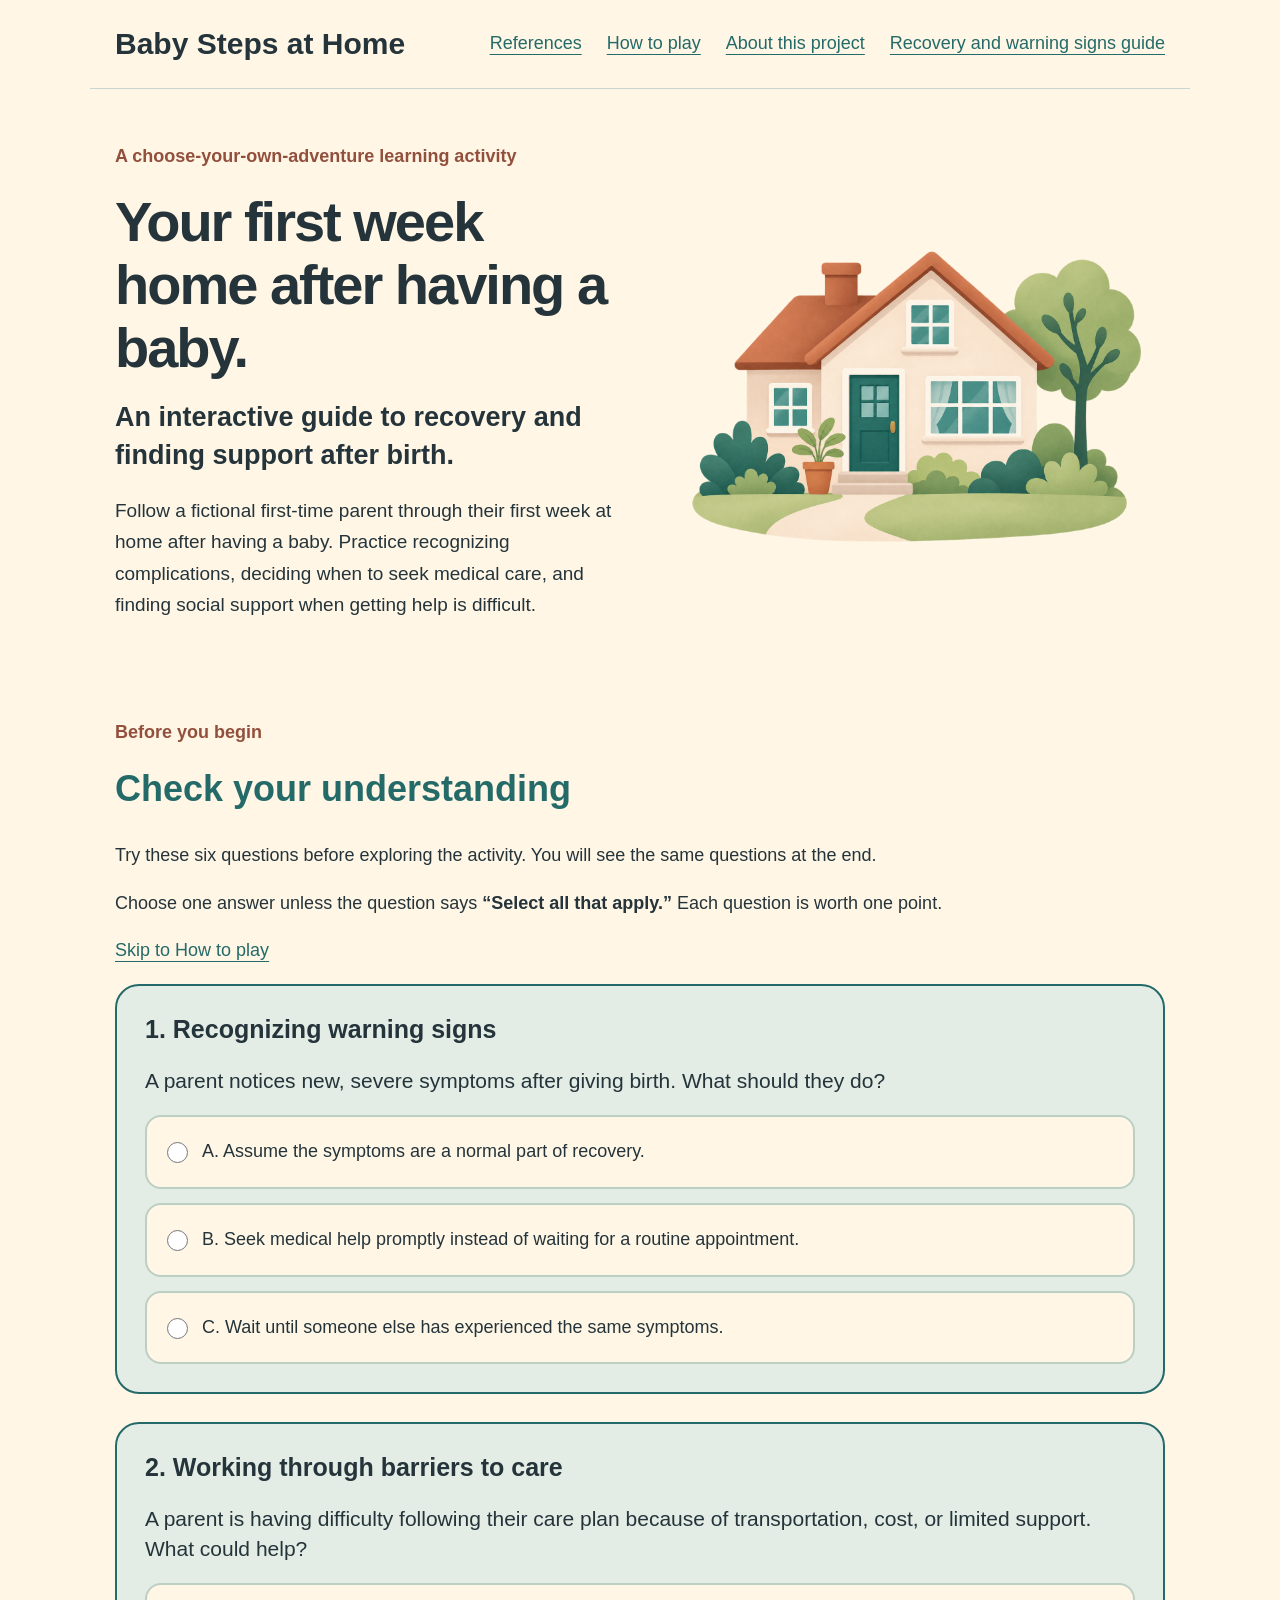
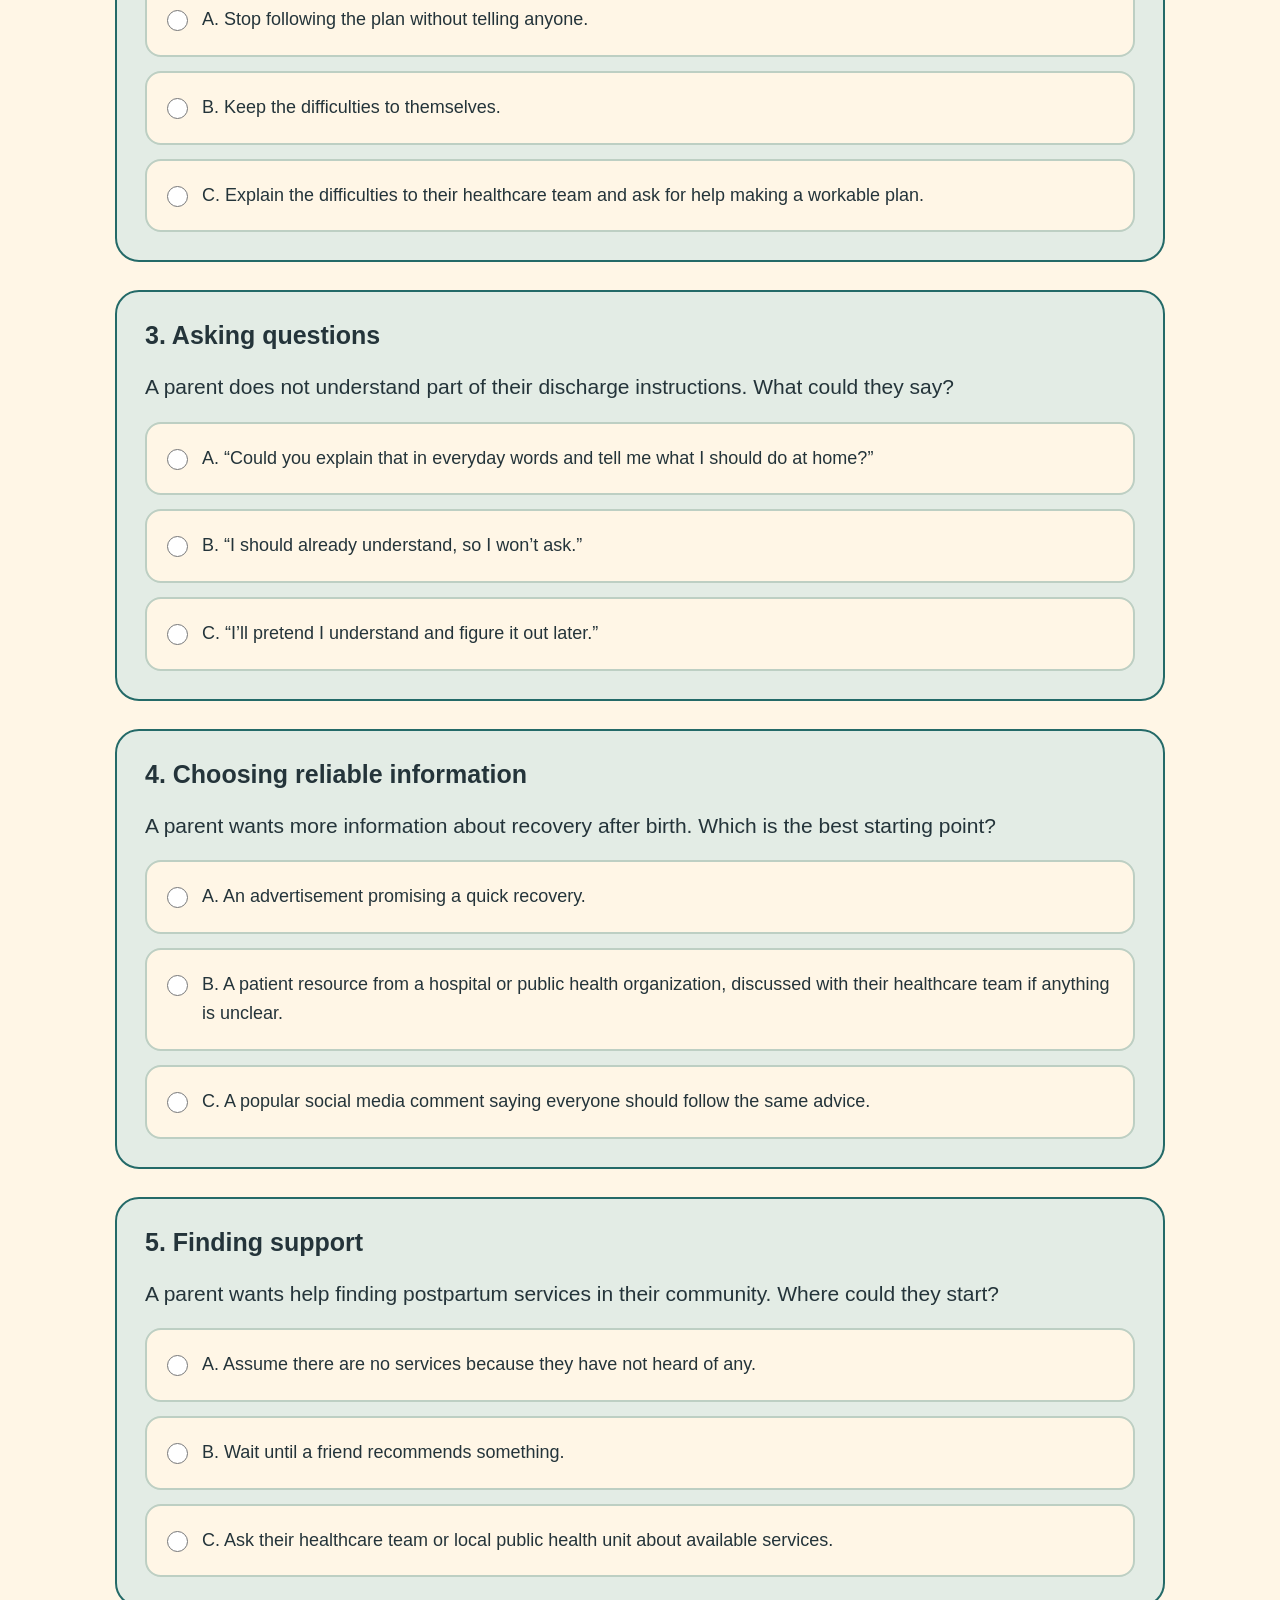
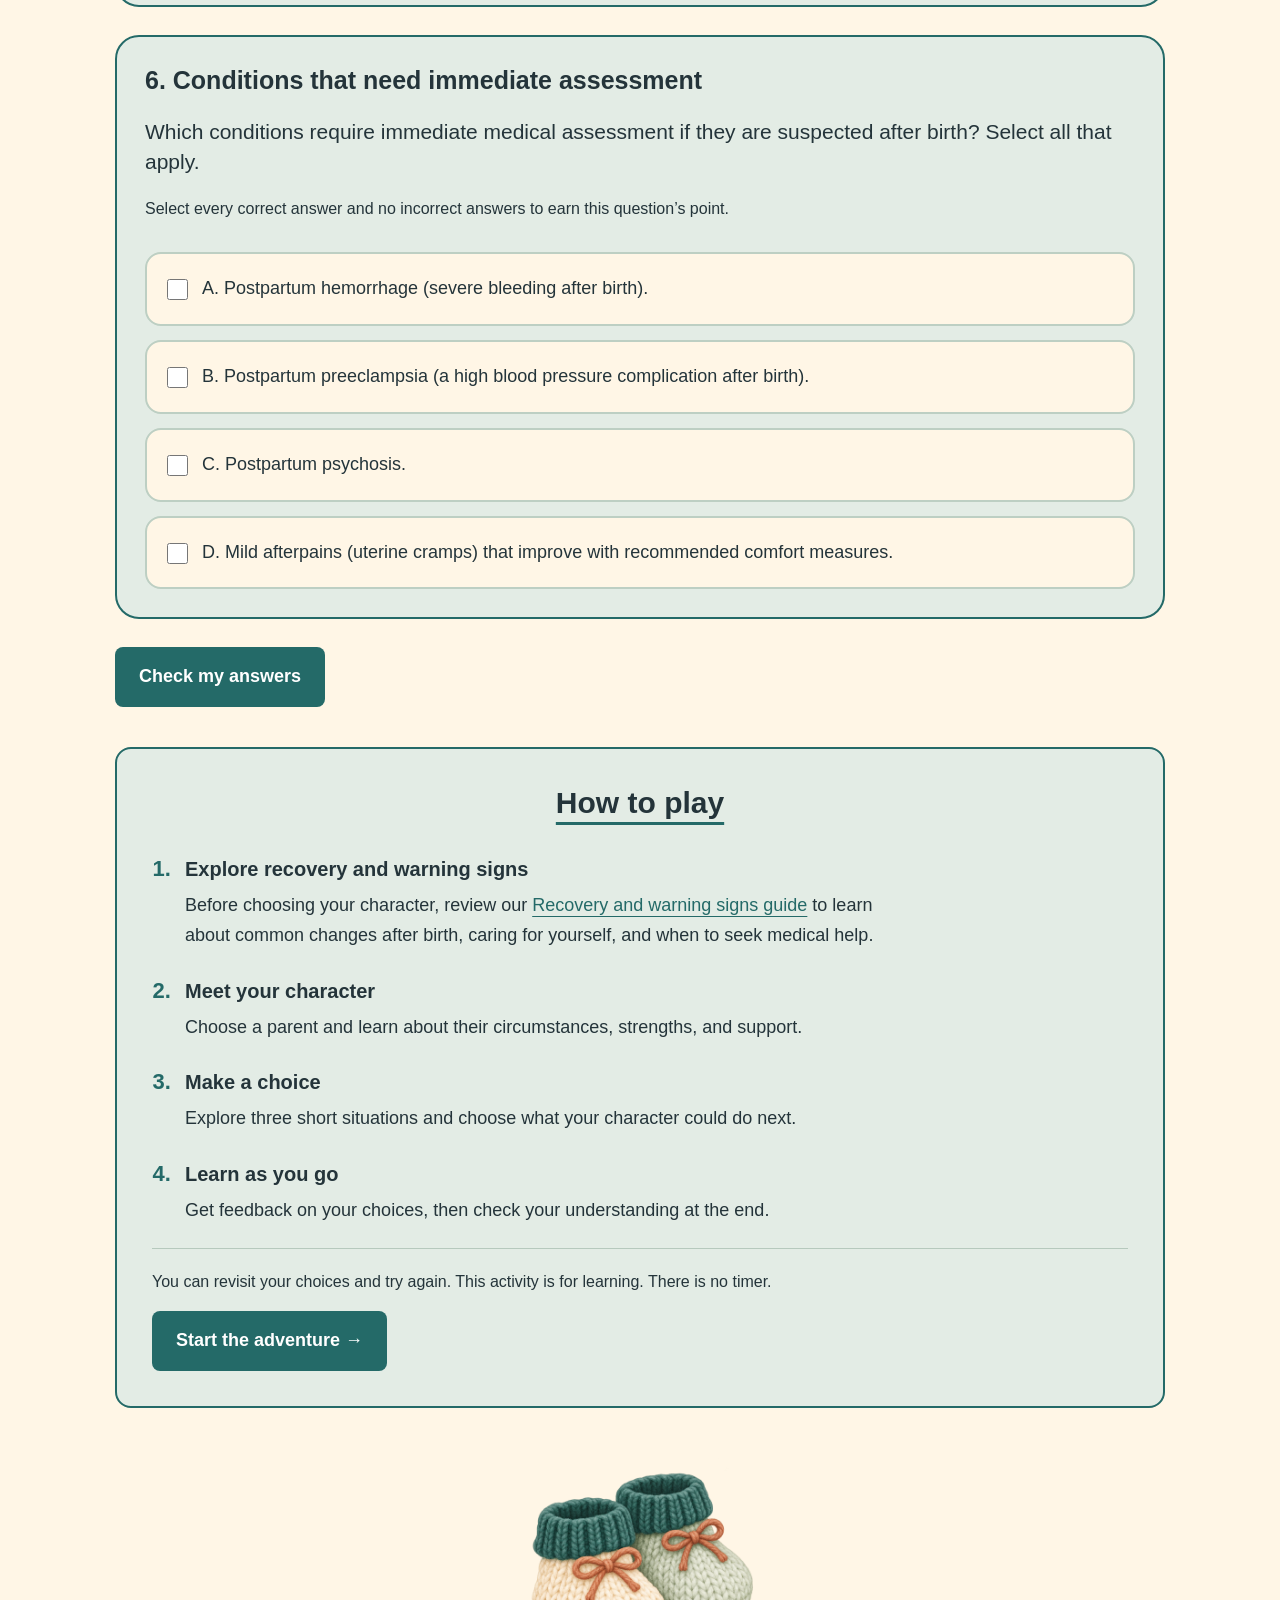
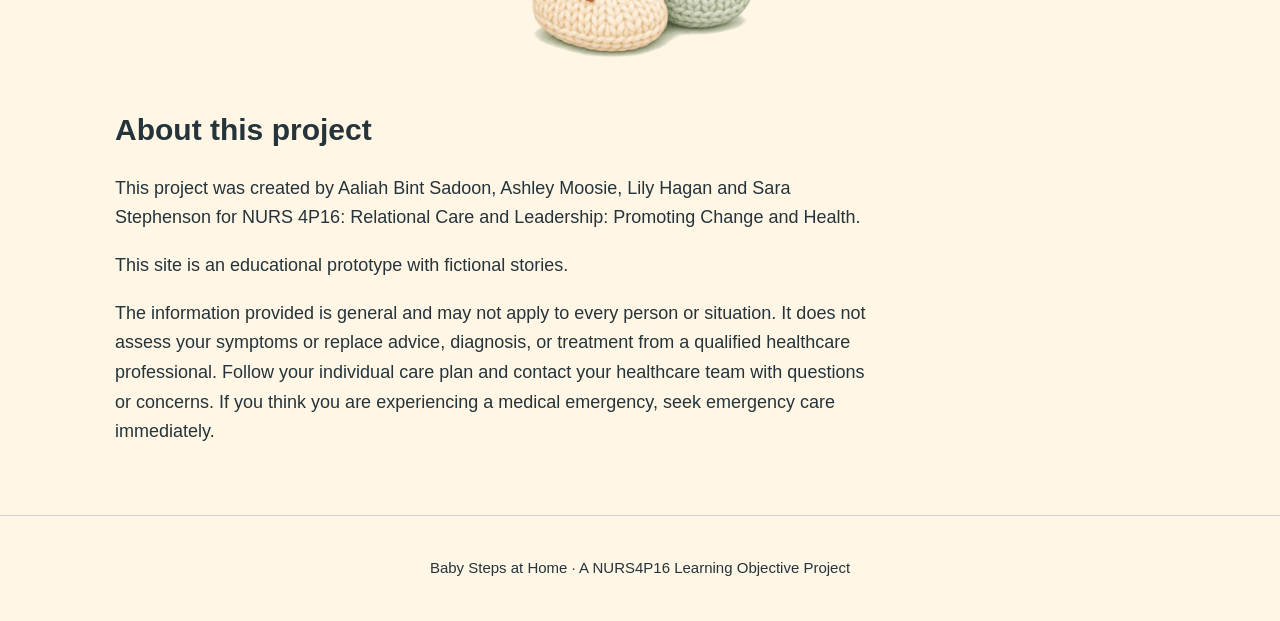
<file: index.html>
<!DOCTYPE html>
<html lang="en">
<head>
  <meta charset="UTF-8">
  <meta name="viewport" content="width=device-width, initial-scale=1.0">
  <title>Baby Steps at Home</title>
  <link rel="stylesheet" href="style.css">
  <style>
    .home-knowledge-check { margin-bottom: 40px; }
    .home-knowledge-check > h2 { color: var(--teal); font-size: clamp(28px, 4vw, 36px); }
    .home-knowledge-check [hidden] { display: none; }
    .home-knowledge-check .quiz-question-card { border: 2px solid var(--teal); }
    .home-knowledge-check .scene-choices legend { font-size: 21px; }
    .home-knowledge-check .scene-choice { font-size: 18px; }
    .home-knowledge-check .scene-choices > .small-text { margin-top: 0; }
  </style>
</head>
<body class="home-page">
  <a class="skip-link" href="#main">Skip to content</a>

  <header class="site-header">
    <a class="site-name" href="index.html">Baby Steps at Home</a>
    <nav aria-label="Main navigation">
       <a href="references.html">References</a>
      <a href="#how-to-play">How to play</a>
      <a href="#about">About this project</a>
      <a href="recovery-guide.html">Recovery and warning signs guide</a>
    </nav>
  </header>

  <main id="main">
    <section class="hero" aria-labelledby="welcome-heading">
      <div class="hero-text">
        <p class="eyebrow">
          A choose-your-own-adventure learning activity
        </p>

        <h1 id="welcome-heading">
          Your first week home after having a baby.
        </h1>

        <p class="home-subtitle">
          An interactive guide to recovery and finding support after birth.
        </p>

        <p class="introduction">
          Follow a fictional first-time parent through their first
          week at home after having a baby. Practice recognizing
          complications, deciding when to seek medical care, and
          finding social support when getting help is difficult.
        </p>
      </div>

      <img src="house.png" alt="" class="hero-house">
    </section>

        <section class="home-knowledge-check" aria-labelledby="home-quiz-heading">
      <p class="eyebrow">Before you begin</p>
      <h2 id="home-quiz-heading">Check your understanding</h2>
      <p>Try these six questions before exploring the activity. You will see the same questions at the end.</p>
      <p>Choose one answer unless the question says <strong>“Select all that apply.”</strong> Each question is worth one point.</p>
      <p><a href="#how-to-play">Skip to How to play</a></p>
      <noscript><p>Enable JavaScript to use the quiz, or continue to the instructions below.</p></noscript>

      <form id="knowledge-check" aria-labelledby="home-quiz-heading">
        <div id="quiz-questions"></div>
        <button id="check-answers" class="button" type="submit" disabled>Check my answers</button>
      </form>

      <section id="quiz-results" class="scene-part" aria-labelledby="home-results-heading" tabindex="-1" hidden>
        <h2 id="home-results-heading">Your results</h2>
        <p id="quiz-score" class="quiz-score"></p>
        <p>Review the explanations below, then continue to the instructions. You can revisit the quiz at any time.</p>
        <div id="answer-explanations"></div>
        <div class="finish-actions">
          <button id="retry-quiz" class="button button-secondary" type="button">Try again</button>
          <a class="button" href="#how-to-play">Continue to How to play <span aria-hidden="true">&rarr;</span></a>
        </div>
      </section>
    </section>

    <section class="panel" id="how-to-play" aria-labelledby="play-heading">
      <h2 id="play-heading">How to play</h2>

      <ol class="steps">
                <li>
          <h3>Explore recovery and warning signs</h3>
          <p>
              Before choosing your character, review our
            <a href="recovery-guide.html">
              Recovery and warning signs guide</a>
            to learn about common changes after birth,
            caring for yourself, and when to seek medical help.
          </p>
        </li>
        <li>
          <h3>Meet your character</h3>
          <p>
            Choose a parent and learn about their circumstances,
            strengths, and support.
          </p>
        </li>
        <li>
          <h3>Make a choice</h3>
          <p>
            Explore three short situations and choose what your
            character could do next.
          </p>
        </li>
        <li>
          <h3>Learn as you go</h3>
          <p>
            Get feedback on your choices, then check your
            understanding at the end.
          </p>
        </li>
      </ol>

      <p class="development-note">
        You can revisit your choices and try again.
        This activity is for learning. There is no timer.
      </p>

      <a class="button" href="characters.html">
        Start the adventure <span aria-hidden="true">&rarr;</span>
      </a>
    </section>

    <img src="baby-booties.png" alt=""
         class="home-booties" loading="lazy">

    <section class="about" id="about" aria-labelledby="about-heading">
      <h2 id="about-heading">About this project</h2>

      <p>
        This project was created by Aaliah Bint Sadoon, Ashley Moosie,
        Lily Hagan and Sara Stephenson for NURS 4P16: Relational Care and Leadership:
        Promoting Change and Health.
      </p>

      <p>
        This site is an educational prototype with fictional stories.
      </p>

      <p>
        The information provided is general and may not apply to
        every person or situation. It does not assess your symptoms
        or replace advice, diagnosis, or treatment from a qualified
        healthcare professional. Follow your individual care plan
        and contact your healthcare team with questions or concerns.
        If you think you are experiencing a medical emergency,
        seek emergency care immediately.
      </p>
    </section>
  </main>

  <footer>
    <p>
      Baby Steps at Home &middot; A NURS4P16 Learning Objective Project
    </p>
  </footer>
  <script>
const quizQuestions = [
  {
    "title": "Recognizing warning signs",
    "question": "A parent notices new, severe symptoms after giving birth. What should they do?",
    "options": [
      "Assume the symptoms are a normal part of recovery.",
      "Seek medical help promptly instead of waiting for a routine appointment.",
      "Wait until someone else has experienced the same symptoms."
    ],
    "correct": 1,
    "explanation": "New or severe symptoms should not automatically be dismissed as normal recovery. You do not need to know the diagnosis before asking for help. Call 911 if there is an immediate medical emergency."
  },
  {
    "title": "Working through barriers to care",
    "question": "A parent is having difficulty following their care plan because of transportation, cost, or limited support. What could help?",
    "options": [
      "Stop following the plan without telling anyone.",
      "Keep the difficulties to themselves.",
      "Explain the difficulties to their healthcare team and ask for help making a workable plan."
    ],
    "correct": 2,
    "explanation": "A care plan needs to consider your circumstances. Sharing difficulties gives your healthcare team an opportunity to explore available support and suitable options with you."
  },
  {
    "title": "Asking questions",
    "question": "A parent does not understand part of their discharge instructions. What could they say?",
    "options": [
      "“Could you explain that in everyday words and tell me what I should do at home?”",
      "“I should already understand, so I won’t ask.”",
      "“I’ll pretend I understand and figure it out later.”"
    ],
    "correct": 0,
    "explanation": "You deserve information you understand. Ask for another explanation, written instructions, or a chance to review the plan in your own words."
  },
  {
    "title": "Choosing reliable information",
    "question": "A parent wants more information about recovery after birth. Which is the best starting point?",
    "options": [
      "An advertisement promising a quick recovery.",
      "A patient resource from a hospital or public health organization, discussed with their healthcare team if anything is unclear.",
      "A popular social media comment saying everyone should follow the same advice."
    ],
    "correct": 1,
    "explanation": "Hospital and public health resources are useful starting points. General information may not fit every situation, so ask your healthcare team how it applies to your care."
  },
  {
    "title": "Finding support",
    "question": "A parent wants help finding postpartum services in their community. Where could they start?",
    "options": [
      "Assume there are no services because they have not heard of any.",
      "Wait until a friend recommends something.",
      "Ask their healthcare team or local public health unit about available services."
    ],
    "correct": 2,
    "explanation": "Your healthcare team and local public health unit can help you find community services. Explain what support you need and ask about availability, eligibility, and how to access it."
  },
  {
    "title": "Conditions that need immediate assessment",
    "question": "Which conditions require immediate medical assessment if they are suspected after birth? Select all that apply.",
    "options": [
      "Postpartum hemorrhage (severe bleeding after birth).",
      "Postpartum preeclampsia (a high blood pressure complication after birth).",
      "Postpartum psychosis.",
      "Mild afterpains (uterine cramps) that improve with recommended comfort measures."
    ],
    "correct": [
      0,
      1,
      2
    ],
    "explanation": "Suspected postpartum hemorrhage, preeclampsia, and psychosis need immediate medical assessment. Mild, improving afterpains can be part of recovery. Contact your healthcare provider if cramps become severe, worsen, or do not improve with recommended pain relief."
  }
];
    function makeElement(tag, className, text) {
      const element = document.createElement(tag);
      if (className) element.className = className;
      if (text !== undefined) element.textContent = text;
      return element;
    }
    const quizForm = document.getElementById("knowledge-check");
    const questionsContainer = document.getElementById("quiz-questions");
    const results = document.getElementById("quiz-results");
    const letters = ["A", "B", "C", "D"];

    function correctChoices(item) {
      return Array.isArray(item.correct) ? item.correct : [item.correct];
    }

    function answerIsCorrect(selected, item) {
      const expected = correctChoices(item);
      return selected.length === expected.length &&
        expected.every(function (value) { return selected.includes(value); });
    }

    quizQuestions.forEach(function (item, index) {
      const multiple = Array.isArray(item.correct);
      const questionCard = makeElement("section", "quiz-question-card");
      const heading = makeElement("h2", "", (index + 1) + ". " + item.title);
      const fieldset = makeElement("fieldset", "scene-choices");
      fieldset.append(makeElement("legend", "", item.question));

      if (multiple) {
        const help = makeElement("p", "small-text",
          "Select every correct answer and no incorrect answers to earn this question’s point.");
        help.id = "question-help-" + index;
        fieldset.setAttribute("aria-describedby", help.id);
        fieldset.append(help);
      }

      item.options.forEach(function (option, optionIndex) {
        const label = makeElement("label", "scene-choice");
        const input = document.createElement("input");
        input.type = multiple ? "checkbox" : "radio";
        input.name = "question-" + index;
        input.value = String(optionIndex);
        input.required = !multiple;

        if (multiple) {
          input.addEventListener("change", function () {
            fieldset.querySelectorAll("input").forEach(function (box) {
              box.setCustomValidity("");
            });
          });
        }

        label.append(input, makeElement("span", "", letters[optionIndex] + ". " + option));
        fieldset.append(label);
      });

      questionCard.append(heading, fieldset);
      questionsContainer.append(questionCard);
    });

    document.getElementById("check-answers").disabled = false;

    quizForm.addEventListener("submit", function (event) {
      event.preventDefault();
      const answers = new FormData(quizForm);

      for (let index = 0; index < quizQuestions.length; index++) {
        if (answers.getAll("question-" + index).length === 0) {
          const firstInput = quizForm.querySelector('[name="question-' + index + '"]');
          firstInput.setCustomValidity("Choose at least one answer for this question.");
          firstInput.reportValidity();
          firstInput.focus();
          return;
        }
      }

      const explanations = document.getElementById("answer-explanations");
      explanations.replaceChildren();
      let score = 0;

      quizQuestions.forEach(function (item, index) {
        const selected = answers.getAll("question-" + index).map(Number);
        const correct = answerIsCorrect(selected, item);
        if (correct) score++;

        const card = makeElement("section", "answer-explanation");
        card.append(
          makeElement("h3", "", (index + 1) + ". " + item.title),
          makeElement("p", "answer-outcome",
            correct ? "Your answer is correct." : "Review this answer.")
        );

        const multiple = Array.isArray(item.correct);
        card.append(makeElement("p", "",
          multiple ? "Correct answers:" : "Correct answer:"));
        const answerList = makeElement("ul", "");
        correctChoices(item).forEach(function (choice) {
          answerList.append(makeElement("li", "", letters[choice] + ". " + item.options[choice]));
        });
        card.append(answerList, makeElement("p", "", item.explanation));
        explanations.append(card);
      });

      const percentage = Math.round((score / quizQuestions.length) * 100);
      document.getElementById("quiz-score").textContent =
        "Your score: " + score + "/" + quizQuestions.length + " (" + percentage + "%).";
      results.hidden = false;
      results.focus();
    });
    document.getElementById("retry-quiz").addEventListener("click", function () {
      quizForm.reset();
      quizForm.querySelectorAll("input").forEach(function (input) {
        input.setCustomValidity("");
      });
      results.hidden = true;
      document.getElementById("answer-explanations").replaceChildren();
      quizForm.querySelector("input").focus();
    });
  </script>
</body>
</html>
</file>
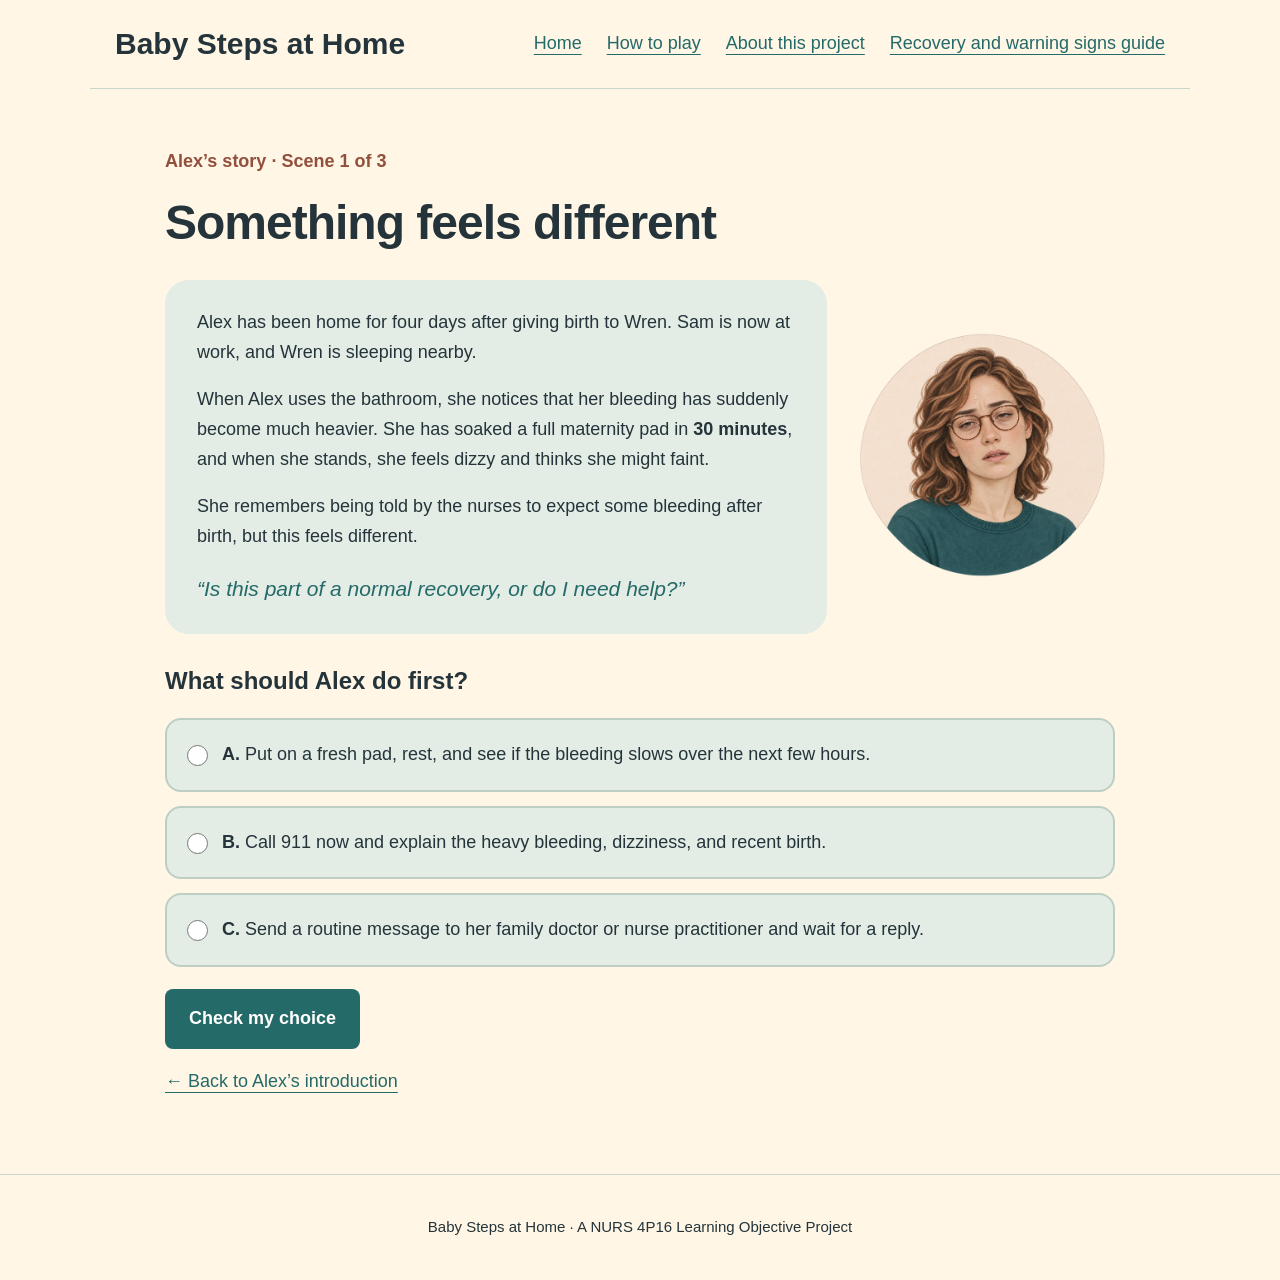
<file: alex-scene1.html>
<!DOCTYPE html>
<html lang="en">
<head>
  <meta charset="UTF-8">
  <meta name="viewport" content="width=device-width, initial-scale=1.0">

  <title>Something feels different | Baby Steps at Home</title>

  <link rel="stylesheet" href="style.css">
</head>

<body>
  <a class="skip-link" href="#main">Skip to content</a>

  <header class="site-header">
    <a class="site-name" href="index.html">Baby Steps at Home</a>

    <nav aria-label="Main navigation">
      <a href="index.html">Home</a>
      <a href="index.html#how-to-play">How to play</a>
      <a href="index.html#about">About this project</a>
      <a href="recovery-guide.html">Recovery and warning signs guide</a>
    </nav>
  </header>

  <main id="main">
    <article class="scene-page" aria-labelledby="scene-heading">

      <header class="scene-header">
        <p class="eyebrow">Alex’s story · Scene 1 of 3</p>
        <h1 id="scene-heading">Something feels different</h1>
      </header>

      <noscript>
        <p>This activity needs JavaScript enabled to check your choices.</p>
      </noscript>

      <div class="alex-scene-opening">
        <section class="story-bubble" aria-label="Alex’s situation">
          <p>
            Alex has been home for four days after giving birth to
            Wren. Sam is now at work, and Wren is sleeping nearby.
          </p>

          <p>
            When Alex uses the bathroom, she notices that her bleeding
            has suddenly become much heavier. She has soaked a full
            maternity pad in <strong>30 minutes</strong>, and when
            she stands, she feels dizzy and thinks she might faint.
          </p>

          <p>
            She remembers being told by the nurses to expect some
            bleeding after birth, but this feels different.
          </p>

          <blockquote>
            “Is this part of a normal recovery, or do I need help?”
          </blockquote>
        </section>

        <img
          src="alex-faint.png"
          alt="Alex looking pale, sweaty, and unwell."
          class="alex-faint-portrait"
        >
      </div>

      <form id="question-one" class="scene-question">
        <fieldset class="scene-choices">
          <legend>What should Alex do first?</legend>

          <label class="scene-choice">
            <input
              type="radio"
              name="first-action"
              value="A"
              required
            >
            <span>
              <strong>A.</strong> Put on a fresh pad, rest, and see
              if the bleeding slows over the next few hours.
            </span>
          </label>

          <label class="scene-choice">
            <input type="radio" name="first-action" value="B">
            <span>
              <strong>B.</strong> Call 911 now and explain the heavy
              bleeding, dizziness, and recent birth.
            </span>
          </label>

          <label class="scene-choice">
            <input type="radio" name="first-action" value="C">
            <span>
              <strong>C.</strong> Send a routine message to her
              family doctor or nurse practitioner and wait for a reply.
            </span>
          </label>
        </fieldset>

        <button type="submit" class="button">Check my choice</button>
      </form>

      <section
        id="feedback-one"
        class="scene-feedback"
        aria-labelledby="feedback-one-title"
        tabindex="-1"
        hidden
      >
        <h2 id="feedback-one-title"></h2>
        <p id="feedback-one-text"></p>
      </section>

      <section
        id="barrier-section"
        class="scene-part"
        aria-labelledby="barrier-heading"
        hidden
      >
        <h2 id="barrier-heading">
          Getting help when it feels difficult
        </h2>

        <div class="scene-illustrated">
          <div class="story-bubble">
            <p>Alex reaches for her phone, then hesitates.</p>

            <blockquote>
              “Sam has the car. What will happen with Wren?
              I don’t want to cause a fuss if I’m wrong.”
            </blockquote>

            <p>
              Her sister, Sarah, lives too far away to arrive quickly,
              but her neighbour, Lisa, has offered to help.
            </p>
          </div>

          <img
            src="car.png"
            alt=""
            class="scene-car"
            loading="lazy"
          >
        </div>

        <form id="question-two" class="scene-question">
          <fieldset class="scene-choices">
            <legend>
              Which plan supports Alex getting help quickly?
            </legend>

            <label class="scene-choice">
              <input
                type="radio"
                name="support-plan"
                value="A"
                required
              >
              <span>
                <strong>A.</strong> Wait until Sam can bring the
                car home before seeking care.
              </span>
            </label>

            <label class="scene-choice">
              <input type="radio" name="support-plan" value="B">
              <span>
                <strong>B.</strong> First, call her neighbour.
                Then, when she arrives, decide whether to seek care.
              </span>
            </label>

            <label class="scene-choice">
              <input type="radio" name="support-plan" value="C">
              <span>
                <strong>C.</strong> Call 911 immediately, explain
                that she is alone with her newborn, and follow
                the dispatcher’s instructions.
              </span>
            </label>
          </fieldset>

          <button type="submit" class="button">Check my choice</button>
        </form>

        <section
          id="feedback-two"
          class="scene-feedback"
          aria-labelledby="feedback-two-title"
          tabindex="-1"
          hidden
        >
          <h2 id="feedback-two-title"></h2>
          <p id="feedback-two-text"></p>
        </section>
      </section>

      <section
        id="scene-ending"
        class="scene-ending"
        aria-labelledby="ending-heading"
        hidden
      >
        <div class="scene-takeaway">
          <h2 id="ending-heading">Your recovery matters, too.</h2>

          <p>
            You do not need to know the diagnosis before asking
            for help. Describe what is happening and tell the
            healthcare team that you recently had a baby, along
            with any other important medical details.
          </p>
        </div>

        <img
          src="ambulance-icon.png"
          alt=""
          class="scene-ambulance-icon"
          loading="lazy"
        >

        <p>
          Alex calls 911, goes to the hospital, and receives
          emergency assessment and treatment. A few days later,
          as she prepares to return home, she wants to make
          sure she understands the instructions she is given.
        </p>

        <a class="button" href="alex-scene2.html">
          Continue to Scene 2
          <span aria-hidden="true">&rarr;</span>
        </a>
      </section>

      

      <p>
        <a href="alex.html">&larr; Back to Alex’s introduction</a>
      </p>
    </article>
  </main>

  <footer>
    <p>
      Baby Steps at Home &middot;
      A NURS 4P16 Learning Objective Project
    </p>
  </footer>

  <script>
    const firstForm = document.getElementById("question-one");
    const secondForm = document.getElementById("question-two");

    firstForm.addEventListener("submit", function (event) {
      event.preventDefault();

      const choice = new FormData(firstForm).get("first-action");
      const correct = choice === "B";

      document.getElementById("feedback-one-title").textContent =
        correct
          ? "Alex needs emergency help now."
          : "Waiting could delay the care Alex needs.";

      document.getElementById("feedback-one-text").textContent =
        correct
          ? "Soaking a pad this quickly, especially with dizziness or feeling faint, can signal dangerous blood loss. Alex should call 911 now and should not drive herself. Ontario hospital guidance identifies soaking a pad in less than an hour as a reason to call 911 or seek emergency care immediately."
          : "Some bleeding can continue for several weeks after birth, but soaking a pad in 30 minutes and feeling faint are warning signs. Resting or sending a routine message does not replace an emergency assessment. Alex should call 911 now to get emergency care at the hospital. She should not drive herself.";

      const feedback = document.getElementById("feedback-one");

      feedback.hidden = false;
      document.getElementById("barrier-section").hidden = false;

      feedback.focus();
    });

    secondForm.addEventListener("submit", function (event) {
      event.preventDefault();

      const choice = new FormData(secondForm).get("support-plan");
      const correct = choice === "C";

      document.getElementById("feedback-two-title").textContent =
        correct
          ? "Seek emergency help first, then arrange support."
          : "Alex’s concerns about transportation and Wren are understandable.";

      document.getElementById("feedback-two-text").textContent =
        correct
          ? "Alex can tell the dispatcher about both her symptoms and her situation at home. She does not need to solve transportation and support arrangements before making the call. Lisa and Sam may be able to help, but contacting them should not delay emergency care."
          : "Waiting for someone to arrive could delay emergency care. The safest first step in this situation is to call 911 and explain that she is alone with her newborn. She can follow the dispatcher’s instructions and arrange support without delaying help.";

      const feedback = document.getElementById("feedback-two");

      feedback.hidden = false;
      document.getElementById("scene-ending").hidden = false;

      feedback.focus();
    });
  </script>
</body>
</html>
</file>
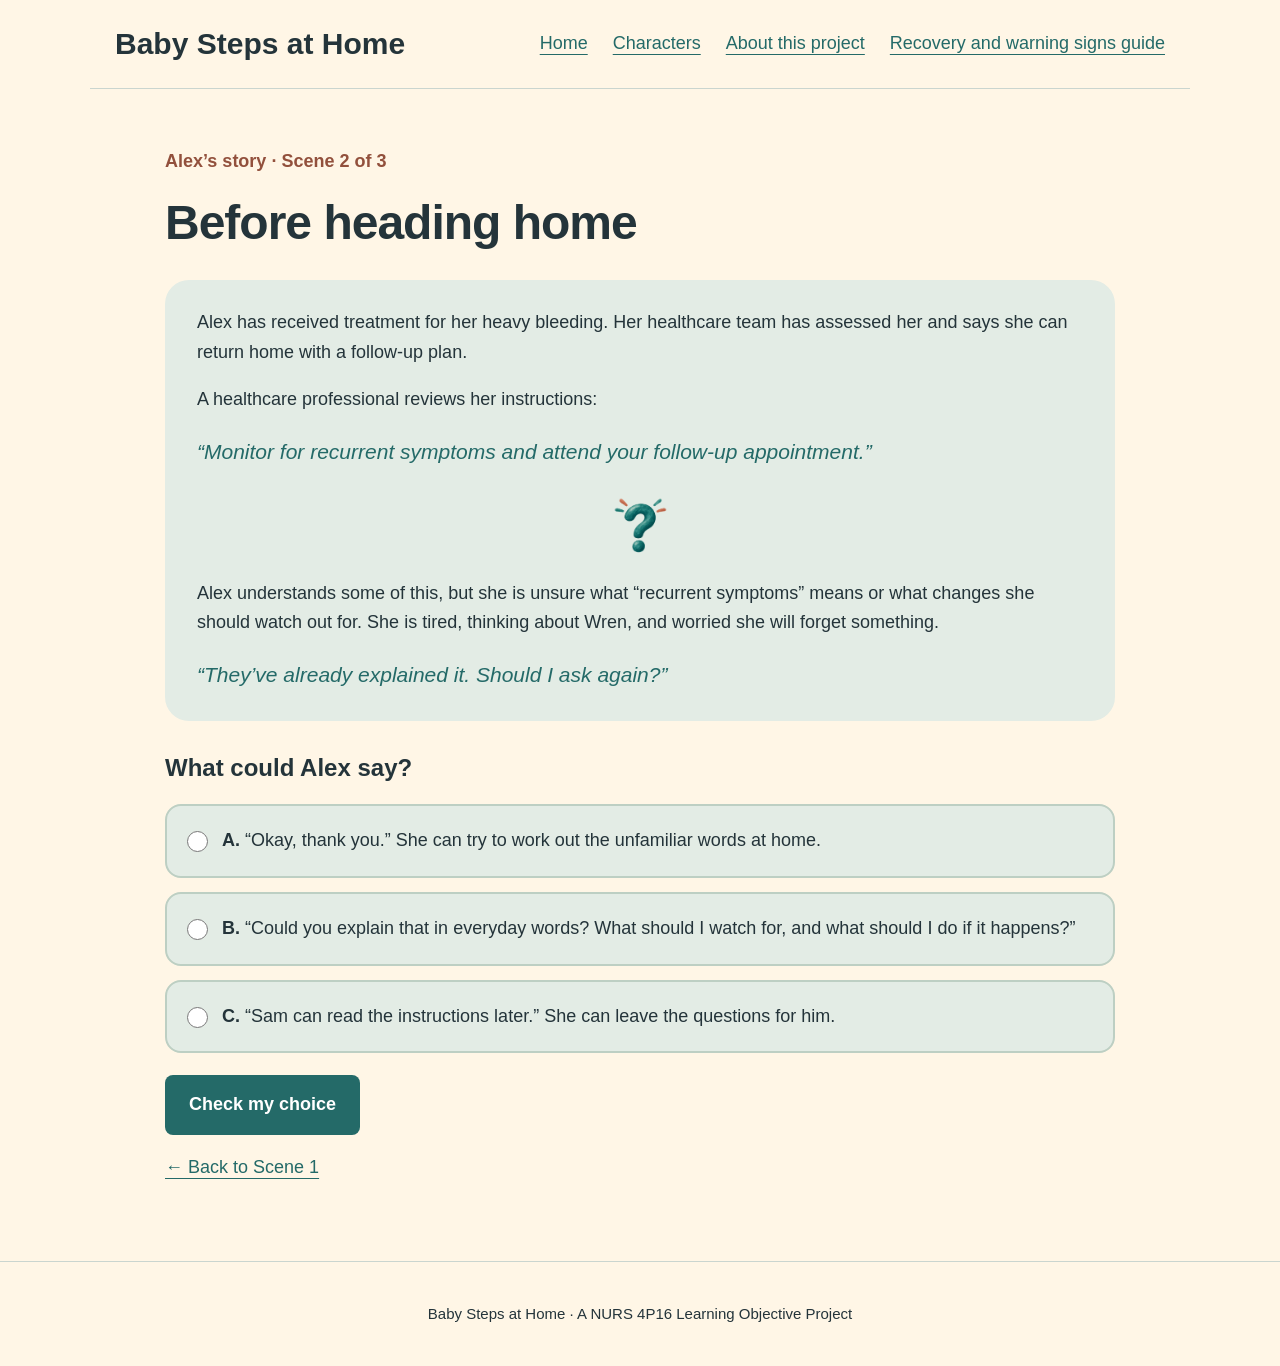
<file: alex-scene2.html>
<!DOCTYPE html>
<html lang="en">
<head>
  <meta charset="UTF-8">
  <meta name="viewport" content="width=device-width, initial-scale=1.0">
  <title>Before heading home | Baby Steps at Home</title>
  <link rel="stylesheet" href="style.css">
</head>
<body>
  <a class="skip-link" href="#main">Skip to content</a>

  <header class="site-header">
    <a class="site-name" href="index.html">Baby Steps at Home</a>
    <nav aria-label="Main navigation">
      <a href="index.html">Home</a>
      <a href="characters.html">Characters</a>
      <a href="index.html#about">About this project</a>
      <a href="recovery-guide.html">Recovery and warning signs guide</a>
    </nav>
  </header>

  <main id="main">
    <article class="scene-page" aria-labelledby="scene-heading">

      <header class="scene-header">
        <p class="eyebrow">Alex’s story · Scene 2 of 3</p>
        <h1 id="scene-heading">Before heading home</h1>
      </header>

      <noscript>
        <p>This activity needs JavaScript enabled to check your choices.</p>
      </noscript>

      <section class="story-bubble" aria-label="Alex’s situation">
        <p>
          Alex has received treatment for her heavy bleeding.
          Her healthcare team has assessed her and says she can
          return home with a follow-up plan.
        </p>
        <p>A healthcare professional reviews her instructions:</p>
        <blockquote>
          “Monitor for recurrent symptoms and attend your
          follow-up appointment.”
        </blockquote>
                <img
          src="question-icon.png"
          alt=""
          class="scene-question-icon"
          loading="lazy"
        >
        <p>
          Alex understands some of this, but she is unsure what
          “recurrent symptoms” means or what changes she should
          watch out for. She is tired, thinking about Wren, and
          worried she will forget something.
        </p>
        <blockquote>
          “They’ve already explained it. Should I ask again?”
        </blockquote>
      </section>

      <form id="clarification-question" class="scene-question">
        <fieldset class="scene-choices">
          <legend>What could Alex say?</legend>

          <label class="scene-choice">
            <input type="radio" name="clarification" value="A" required>
            <span>
              <strong>A.</strong> “Okay, thank you.”
              She can try to work out the unfamiliar words at home.
            </span>
          </label>

          <label class="scene-choice">
            <input type="radio" name="clarification" value="B">
            <span>
              <strong>B.</strong> “Could you explain that in everyday
              words? What should I watch for, and what should I do
              if it happens?”
            </span>
          </label>

          <label class="scene-choice">
            <input type="radio" name="clarification" value="C">
            <span>
              <strong>C.</strong> “Sam can read the instructions later.”
              She can leave the questions for him.
            </span>
          </label>
        </fieldset>

        <button type="submit" class="button">Check my choice</button>
      </form>

      <section id="clarification-feedback" class="scene-feedback"
               aria-labelledby="clarification-title" tabindex="-1" hidden>
        <h2 id="clarification-title"></h2>
        <p id="clarification-text"></p>
      </section>

      <div id="follow-up-section" hidden>
        <aside class="scene-encouragement">
          <p>
            <strong>It is okay to ask someone to explain that
            another way.</strong>
            You deserve information you can understand.
          </p>
        </aside>

        <section class="scene-part" aria-labelledby="plan-heading">
          <h2 id="plan-heading">Making the plan work at home</h2>

                    <div class="scene-illustrated">
              <div class="story-bubble follow-up-story-box">         
              <p>
                The doctor explains the instructions in everyday
                language and reviews which warning signs Alex
                should watch for and what to do if they occur.
              </p>
              <p>
                Before arranging follow-up, they ask whether anything
                might make attending difficult.
              </p>
              <p>
                Alex thinks about the shared car, the distance from
                home, and Sam’s work schedule.
              </p>
            </div>

            <img src="calendar.png" alt=""
                 class="scene-calendar" loading="lazy">
          </div>

          <form id="follow-up-question" class="scene-question">
            <fieldset class="scene-choices">
              <legend>
                What could help Alex make a workable plan?
              </legend>

              <label class="scene-choice">
                <input type="radio" name="follow-up" value="A" required>
                <span>
                  <strong>A.</strong> Accept the appointment without
                  mentioning transportation. She can cancel later
                  if she cannot get there.
                </span>
              </label>

              <label class="scene-choice">
                <input type="radio" name="follow-up" value="B">
                <span>
                  <strong>B.</strong> Skip follow-up if she feels
                  better, because travelling would be difficult.
                </span>
              </label>

              <label class="scene-choice">
                <input type="radio" name="follow-up" value="C">
                <span>
                  <strong>C.</strong> Explain her transportation
                  difficulties and ask the team to help arrange
                  a follow-up plan she can attend.
                </span>
              </label>
            </fieldset>

            <button type="submit" class="button">Check my choice</button>
          </form>

          <section id="follow-up-feedback" class="scene-feedback"
                   aria-labelledby="follow-up-title" tabindex="-1" hidden>
            <h2 id="follow-up-title"></h2>
            <p id="follow-up-text"></p>
          </section>
        </section>
      </div>

      <div id="practice-and-ending" hidden>
        <section class="scene-part practice-panel"
                 aria-labelledby="practice-heading">
          <p class="eyebrow">Optional practice</p>
                   <h2 id="practice-heading" class="practice-title-with-icon">
            <img
              src="speech-bubble-icon.png"
              alt=""
              class="practice-speech-icon"
              loading="lazy"
            >
            <span>Help Alex find the words</span>
          </h2>

          <label for="practice-response">
            Write one or two sentences Alex could use to ask for
            clarification or explain a barrier to following her care plan.
          </label>

          <p id="practice-help" class="small-text">
            Use Alex’s fictional situation. Do not enter your own
            health information. Your response is not graded, saved,
            or sent anywhere.
          </p>

          <textarea id="practice-response"
                    class="practice-input"
                    rows="5"
                    maxlength="1200"
                    autocomplete="off"
                    aria-describedby="practice-help"
                    placeholder="I want to make sure I understand…"></textarea>

          <button id="example-button"
                  type="button"
                  class="button"
                  aria-expanded="false"
                  aria-controls="practice-example">
            Show an example
          </button>

          <section id="practice-example"
                   class="scene-feedback"
                   aria-labelledby="example-heading"
                   tabindex="-1" hidden>
            <h3 id="example-heading">One way Alex could say it</h3>
            <blockquote>
              “I want to make sure I understand what to watch for
              and whom to contact. We share one car, and getting
              to appointments can be difficult. Can we make a
              follow-up plan that works with my transportation?”
            </blockquote>

            <p><strong>Did your response include any of these?</strong></p>
            <ul>
              <li>What Alex needs explained.</li>
              <li>A practical concern or barrier.</li>
              <li>A question about the next step.</li>
            </ul>
            <p>
              There is no single perfect response.
              The goal is to help Alex communicate what she needs.
            </p>
          </section>
        </section>

        <section class="scene-ending" aria-labelledby="ending-heading">
          <div class="scene-takeaway">
            <h2 id="ending-heading">A clear plan is a shared responsibility.</h2>
            <p>
              Alex’s healthcare team asks her to explain the plan
              in her own words so they can check how clearly they
              explained it. Together, they review anything that
              remains unclear.
            </p>
            <p>
              Alex leaves with written instructions, contact
              information, and an agreed follow-up plan.
              She also knows she can ask more questions.
            </p>
          </div>

          <p>
            Back at home, Alex continues adjusting to recovery
            and caring for Wren. As the days pass, she notices
            changes in how she feels emotionally.
          </p>

          <a class="button" href="alex-scene3.html">
            Continue to Scene 3 <span aria-hidden="true">&rarr;</span>
          </a>
        </section>
      </div>

      <p><a href="alex-scene1.html">&larr; Back to Scene 1</a></p>
    </article>
  </main>

  <footer>
      <p>Baby Steps at Home &middot; A NURS 4P16 Learning Objective Project</p>
  </footer>

  <script>
    const clarificationForm = document.getElementById("clarification-question");
    const followUpForm = document.getElementById("follow-up-question");
    const exampleButton = document.getElementById("example-button");

    clarificationForm.addEventListener("submit", function (event) {
      event.preventDefault();

      const choice = new FormData(clarificationForm).get("clarification");
      const correct = choice === "B";

      document.getElementById("clarification-title").textContent =
        correct
          ? "Asking for clarification helps Alex take part in her care."
          : "Alex deserves instructions she understands before leaving.";

      document.getElementById("clarification-text").textContent =
        correct
          ? "Alex has identified what is unclear and asked for specific information. She can also ask for a short written plan to refer to at home."
          : "Written information and support from Sam may help, but they do not replace an explanation Alex can use herself. She can ask what to watch for, what action to take, and whom to contact.";

      const feedback = document.getElementById("clarification-feedback");
      feedback.hidden = false;
      document.getElementById("follow-up-section").hidden = false;
      feedback.focus();
    });

    followUpForm.addEventListener("submit", function (event) {
      event.preventDefault();

      const choice = new FormData(followUpForm).get("follow-up");
      const correct = choice === "C";

      document.getElementById("follow-up-title").textContent =
        correct
          ? "A useful plan needs to fit Alex’s circumstances."
          : "Difficulty getting to an appointment is a barrier worth discussing.";

      document.getElementById("follow-up-text").textContent =
        correct
          ? "Sharing her transportation concerns gives the team an opportunity to discuss appointment timing and available support. Alex can ask whether any parts of follow-up can happen by phone or video, while confirming which assessments require an in-person visit. These options depend on her care needs and the services available."
          : "Alex should not have to work through it alone. Telling the team before leaving gives them a chance to help her plan. She should confirm any changes to recommended follow-up with her healthcare professional.";

      const feedback = document.getElementById("follow-up-feedback");
      feedback.hidden = false;
      document.getElementById("practice-and-ending").hidden = false;
      feedback.focus();
    });

    exampleButton.addEventListener("click", function () {
      const example = document.getElementById("practice-example");
      const opening = example.hidden;

      example.hidden = !opening;
      exampleButton.setAttribute("aria-expanded", String(opening));
      exampleButton.textContent =
        opening ? "Hide the example" : "Show an example";

      if (opening) {
        example.focus();
      }
    });
  </script>
</body>
</html>
</file>
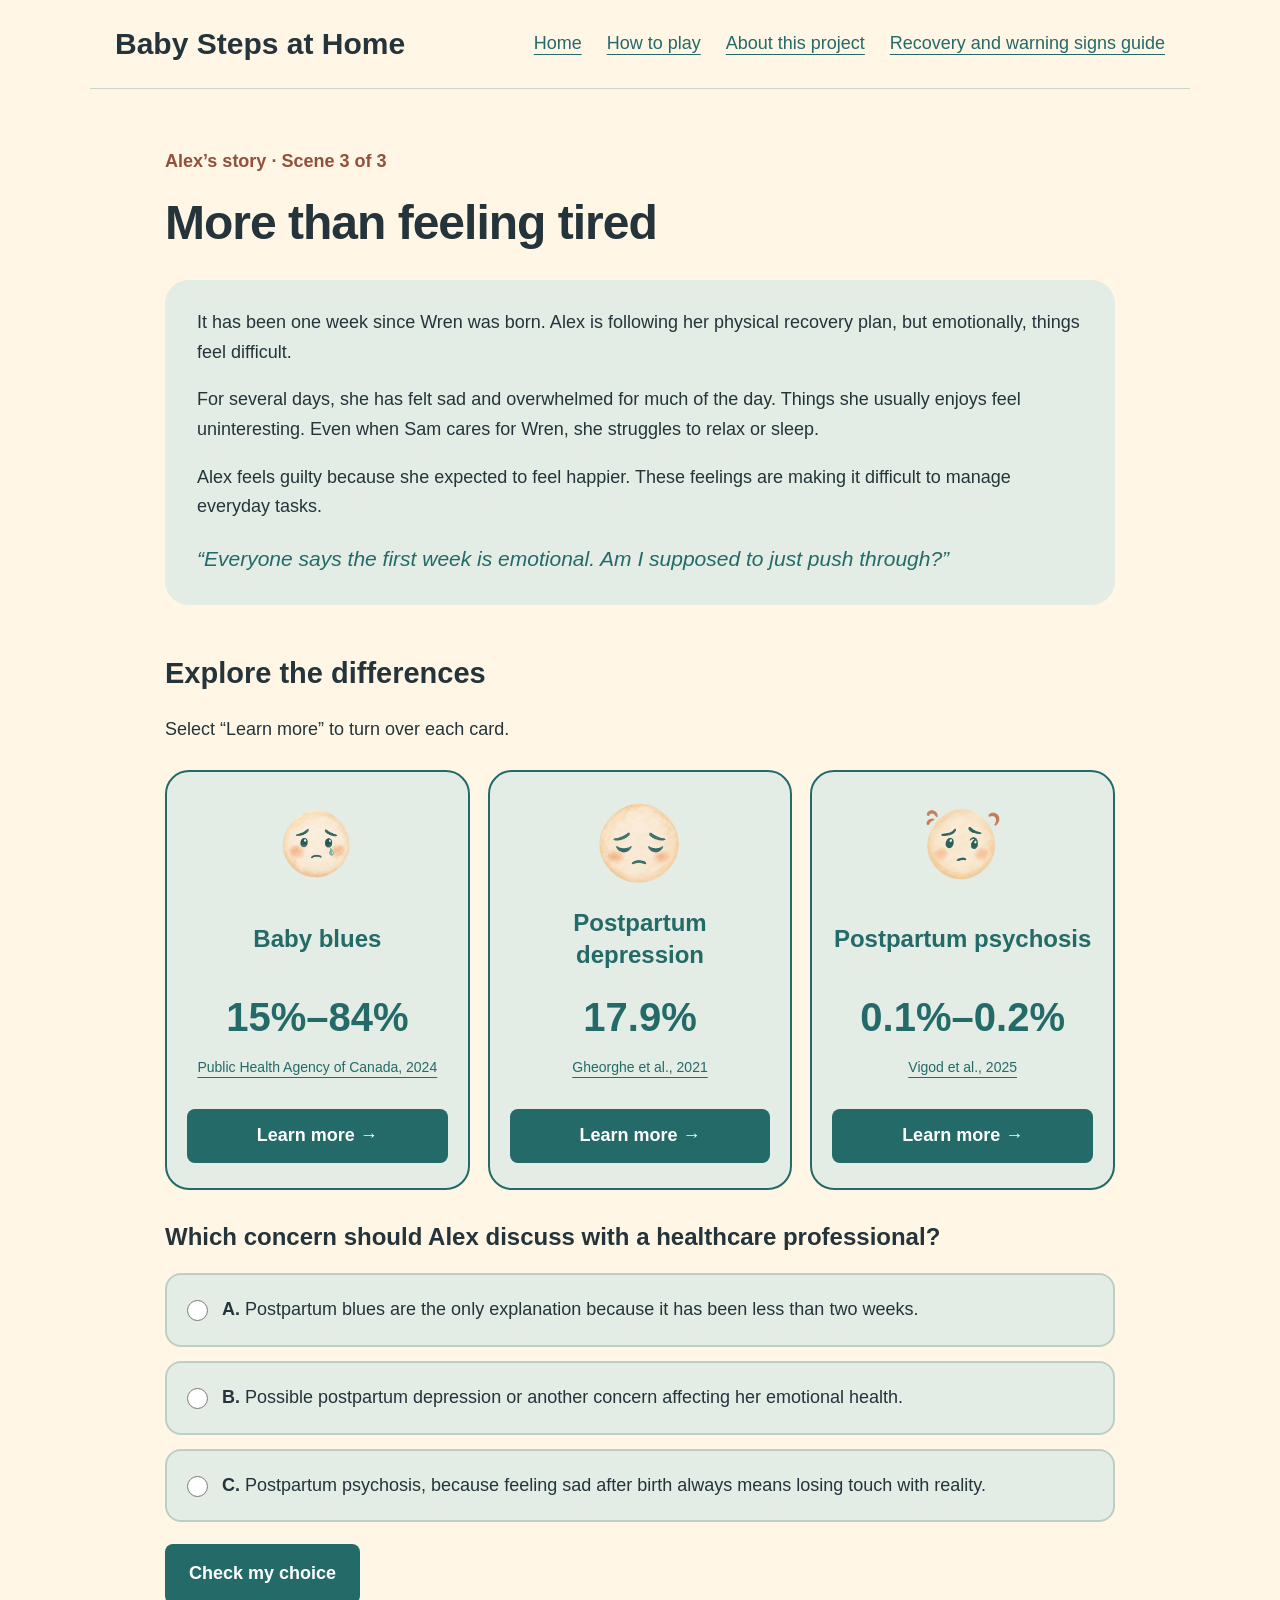
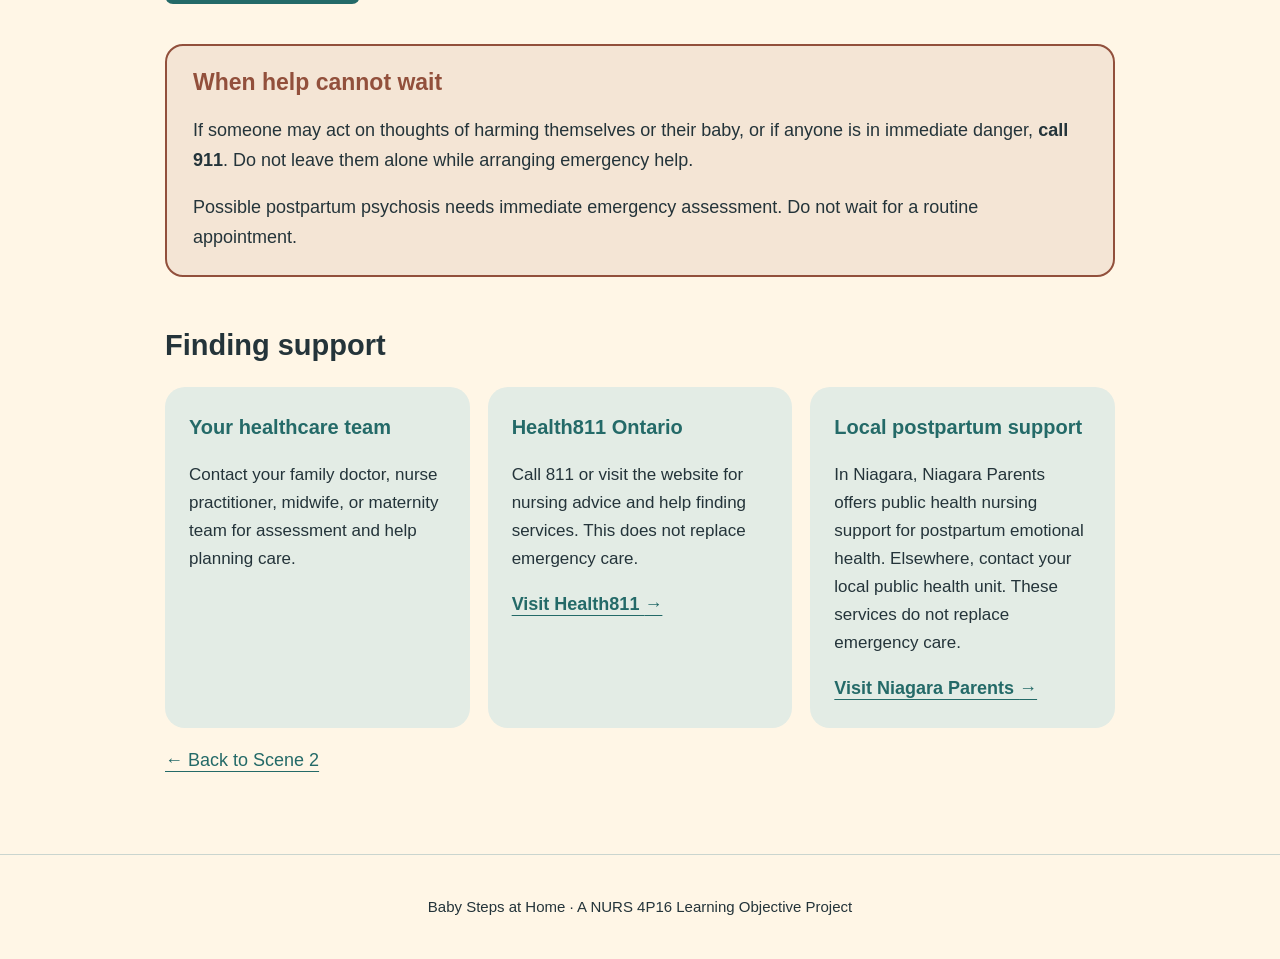
<file: alex-scene3.html>
<!DOCTYPE html>
<html lang="en">
<head>
  <meta charset="UTF-8">
  <meta name="viewport" content="width=device-width, initial-scale=1.0">

  <title>More than feeling tired | Baby Steps at Home</title>

  <link rel="stylesheet" href="style.css">

  <style>
    /* Comparison cards: styles apply only to this page’s new cards. */
    .mood-flip-grid {
      display: grid;
      grid-template-columns: repeat(3, minmax(0, 1fr));
      gap: 18px;
      margin-top: 25px;
      align-items: start;
    }
    .mood-flip-card { min-width: 0; perspective: 1000px; }
    .mood-card-panel {
      padding: 25px 20px;
      border: 2px solid var(--teal);
      border-radius: 24px;
      background: var(--sage);
      overflow-wrap: anywhere;
      animation: mood-card-turn 260ms ease-out;
    }
    .mood-card-panel[hidden] { display: none; }
    .mood-card-front {
      display: flex;
      flex-direction: column;
      align-items: center;
      text-align: center;
      min-height: 420px;
    }
    .mood-flip-icon {
      display: block;
      width: 90px;
      height: 90px;
      object-fit: contain;
      margin: 0 auto 20px;
    }
    .mood-card-panel h3 {
      margin: 0 0 20px;
      color: var(--teal);
      font-size: 24px;
      line-height: 1.35;
    }
    .mood-card-front h3 {
      min-height: 2.7em;
      display: flex;
      align-items: center;
      justify-content: center;
    }
    .mood-card-front .mood-card-stat {
      margin: 0 0 15px;
      color: var(--teal);
      font-size: clamp(30px, 3.9vw, 40px);
      font-weight: bold;
      line-height: 1.25;
      white-space: nowrap;
    }
    .mood-card-panel .mood-card-citation {
      font-size: 14px;
      line-height: 1.5;
      margin: 0 0 22px;
    }
    .mood-turn-button {
      width: 100%;
      margin-top: auto;
      font-size: 17px;
      padding: 12px 16px;
    }
    .mood-card-back { background: #f0f4ef; }
    .mood-card-back > h3 {
      padding-bottom: 16px;
      border-bottom: 1px solid var(--accent);
    }
    .mood-card-back h4 {
      margin: 22px 0 8px;
      color: var(--teal);
      font-size: 18px;
      line-height: 1.4;
    }
    .mood-card-back p { margin: 0 0 16px; font-size: 16px; }
    .mood-card-back > h3:focus {
      outline: 2px solid var(--teal);
      outline-offset: 5px;
    }
    .mood-return-button {
      display: block;
      width: 100%;
      padding: 8px 0;
      border: 0;
      background: transparent;
      color: var(--teal);
      font: inherit;
      font-size: 16px;
      font-weight: bold;
      text-decoration: underline;
      text-underline-offset: 4px;
      cursor: pointer;
    }
    .mood-return-button:focus-visible,
    .mood-turn-button:focus-visible {
      outline: 3px solid var(--ink);
      outline-offset: 4px;
    }
    .mood-statistics-note { margin-top: 25px; font-size: 15px; }
    .mood-statistics-note p:last-child { color: var(--teal); font-size: 18px; }
    .mood-screen-reader {
      position: absolute;
      width: 1px;
      height: 1px;
      padding: 0;
      margin: -1px;
      overflow: hidden;
      clip-path: inset(50%);
      white-space: nowrap;
      border: 0;
    }
    @keyframes mood-card-turn {
      from { opacity: 0; transform: rotateY(-70deg); }
      to { opacity: 1; transform: rotateY(0); }
    }
    @media (max-width: 800px) {
      .mood-flip-grid { grid-template-columns: 1fr; }
      .mood-card-front { min-height: 360px; padding: 28px; }
      .mood-card-front h3 { min-height: 0; }
      .mood-turn-button { max-width: 320px; }
      .mood-card-front .mood-card-stat { font-size: 42px; }
      .mood-card-back { padding: 28px; }
    }
    @media (prefers-reduced-motion: reduce) {
      .mood-card-panel { animation: none; }
    }
  </style>
</head>

<body>
  <a class="skip-link" href="#main">Skip to content</a>

  <header class="site-header">
    <a class="site-name" href="index.html">Baby Steps at Home</a>

    <nav aria-label="Main navigation">
      <a href="index.html">Home</a>
      <a href="index.html#how-to-play">How to play</a>
      <a href="index.html#about">About this project</a>
      <a href="recovery-guide.html">Recovery and warning signs guide</a>
    </nav>
  </header>

  <main id="main">
    <article class="scene-page" aria-labelledby="scene-heading">

      <header class="scene-header">
        <p class="eyebrow">Alex’s story · Scene 3 of 3</p>
        <h1 id="scene-heading">More than feeling tired</h1>
      </header>

      <noscript>
        <p>This activity needs JavaScript enabled to check your choices.</p>
      </noscript>

      <!-- Alex’s opening scenario -->
      <section class="story-bubble" aria-label="Alex’s situation">
        <p>
          It has been one week since Wren was born. Alex is
          following her physical recovery plan, but emotionally,
          things feel difficult.
        </p>

        <p>
          For several days, she has felt sad and overwhelmed for
          much of the day. Things she usually enjoys feel
          uninteresting. Even when Sam cares for Wren, she
          struggles to relax or sleep.
        </p>

        <p>
          Alex feels guilty because she expected to feel happier.
          These feelings are making it difficult to manage
          everyday tasks.
        </p>

        <blockquote>
          “Everyone says the first week is emotional.
          Am I supposed to just push through?”
        </blockquote>
      </section>

      <!-- Comparison cards before the questions -->
      <section class="scene-part" aria-labelledby="comparison-heading">
        <h2 id="comparison-heading">Explore the differences</h2>
        <p>Select “Learn more” to turn over each card.</p>

        <div class="mood-flip-grid">
          <article class="mood-flip-card" aria-labelledby="blues-front-heading">
            <div id="blues-front" class="mood-card-panel mood-card-front">
              <img src="blues-icon.png" alt="" class="mood-flip-icon" loading="lazy">
              <h3 id="blues-front-heading">Baby blues</h3>
              <p class="mood-card-stat">15%–84%</p>
              <p class="mood-card-citation">
                <a href="https://www.canada.ca/content/dam/hc-sc/documents/services/publications/healthy-living/maternity-newborn-care-guidelines-chapter-5/maternity-guidelines-chapter-5-en-info.pdf">Public Health Agency of Canada, 2024</a>
              </p>
              <button type="button" class="button mood-turn-button"
                      data-show="blues-back" data-hide="blues-front"
                      aria-controls="blues-back">
                Learn more <span aria-hidden="true">&rarr;</span>
                <span class="mood-screen-reader"> about baby blues</span>
              </button>
            </div>

            <div id="blues-back" class="mood-card-panel mood-card-back" hidden>
              <h3 id="blues-back-heading" tabindex="-1">Baby blues</h3>
              <h4>What might it look like?</h4>
              <p>Tearfulness, mood changes, irritability, or feeling overwhelmed in the first few days after birth.</p>
              <h4>What is the usual pattern?</h4>
              <p>Symptoms are generally mild and improve within about two weeks.</p>
              <h4>What should happen?</h4>
              <p>Practical help, reassurance, and opportunities for rest can help. Contact a healthcare professional if symptoms worsen, affect daily life, or continue beyond two weeks. <strong>You can ask for help sooner.</strong></p>
              <p class="mood-card-citation">
                Public Health Agency of Canada, 2024;<br>
                <a href="https://www.camh.ca/en/professionals/treating-conditions-and-disorders/perinatal-mood-and-anxiety-disorders/perinatal-mood---diagnosis">Centre for Addiction and Mental Health, n.d.</a>
              </p>
              <button type="button" class="mood-return-button"
                      data-show="blues-front" data-hide="blues-back"
                      aria-controls="blues-front">
                <span aria-hidden="true">&larr;</span> Back to the statistic
              </button>
            </div>
          </article>

          <article class="mood-flip-card" aria-labelledby="depression-front-heading">
            <div id="depression-front" class="mood-card-panel mood-card-front">
              <img src="depression-icon.png" alt="" class="mood-flip-icon" loading="lazy">
              <h3 id="depression-front-heading">Postpartum depression</h3>
              <p class="mood-card-stat">17.9%</p>
              <p class="mood-card-citation">
                <a href="https://doi.org/10.17269/s41997-020-00420-4">Gheorghe et al., 2021</a>
              </p>
              <button type="button" class="button mood-turn-button"
                      data-show="depression-back" data-hide="depression-front"
                      aria-controls="depression-back">
                Learn more <span aria-hidden="true">&rarr;</span>
                <span class="mood-screen-reader"> about postpartum depression</span>
              </button>
            </div>

            <div id="depression-back" class="mood-card-panel mood-card-back" hidden>
              <h3 id="depression-back-heading" tabindex="-1">Postpartum depression</h3>
              <h4>What might it look like?</h4>
              <p>Persistent sadness, loss of interest, hopelessness, guilt, or difficulty managing everyday activities.</p>
              <h4>What is the usual pattern?</h4>
              <p>Symptoms are more intense or persistent than baby blues. Depression can begin during pregnancy or after birth and is not limited to the first few weeks.</p>
              <h4>What should happen?</h4>
              <p>Contact a healthcare professional for assessment. Support may include counselling, practical help, and medication when appropriate. <strong>You do not need to wait two weeks if symptoms are distressing or affecting daily life.</strong></p>
              <p class="mood-card-citation">
                <a href="https://www.camh.ca/en/health-info/mental-illness-and-addiction-index/postpartum-depression">Centre for Addiction and Mental Health, n.d.</a>;<br>
                <a href="https://doi.org/10.1177/07067437241303031">Vigod et al., 2025</a>
              </p>
              <button type="button" class="mood-return-button"
                      data-show="depression-front" data-hide="depression-back"
                      aria-controls="depression-front">
                <span aria-hidden="true">&larr;</span> Back to the statistic
              </button>
            </div>
          </article>

          <article class="mood-flip-card" aria-labelledby="psychosis-front-heading">
            <div id="psychosis-front" class="mood-card-panel mood-card-front">
              <img src="psychosis-icon.png" alt="" class="mood-flip-icon" loading="lazy">
              <h3 id="psychosis-front-heading">Postpartum psychosis</h3>
              <p class="mood-card-stat">0.1%–0.2%</p>
              <p class="mood-card-citation">
                <a href="https://doi.org/10.1177/07067437241303031">Vigod et al., 2025</a>
              </p>
              <button type="button" class="button mood-turn-button"
                      data-show="psychosis-back" data-hide="psychosis-front"
                      aria-controls="psychosis-back">
                Learn more <span aria-hidden="true">&rarr;</span>
                <span class="mood-screen-reader"> about postpartum psychosis</span>
              </button>
            </div>

            <div id="psychosis-back" class="mood-card-panel mood-card-back" hidden>
              <h3 id="psychosis-back-heading" tabindex="-1">Postpartum psychosis</h3>
              <h4>What might it look like?</h4>
              <p>Hearing or seeing things others do not, unusual beliefs disconnected from reality, severe confusion, or marked changes in behaviour.</p>
              <h4>What is the usual pattern?</h4>
              <p>Symptoms can begin suddenly, often early after birth, and worsen quickly.</p>
              <h4>What should happen?</h4>
              <p><strong>Seek emergency medical assessment immediately.</strong> Do not wait for a routine appointment. A trusted adult should stay with the person while another adult cares for the baby. Call <strong>911</strong> if there is immediate danger or safe transportation cannot be arranged.</p>
              <p class="mood-card-citation">
                <a href="https://doi.org/10.1177/07067437241303031">Vigod et al., 2025</a>
              </p>
              <button type="button" class="mood-return-button"
                      data-show="psychosis-front" data-hide="psychosis-back"
                      aria-controls="psychosis-front">
                <span aria-hidden="true">&larr;</span> Back to the statistic
              </button>
            </div>
          </article>
        </div>

       
      </section>

      <!-- First question -->
      <form id="mood-question" class="scene-question">
        <fieldset class="scene-choices">
          <legend>
            Which concern should Alex discuss with a healthcare professional?
          </legend>

          <label class="scene-choice">
            <input type="radio" name="mood-concern" value="A" required>
            <span>
              <strong>A.</strong> Postpartum blues are the only
              explanation because it has been less than two weeks.
            </span>
          </label>

          <label class="scene-choice">
            <input type="radio" name="mood-concern" value="B">
            <span>
              <strong>B.</strong> Possible postpartum depression or
              another concern affecting her emotional health.
            </span>
          </label>

          <label class="scene-choice">
            <input type="radio" name="mood-concern" value="C">
            <span>
              <strong>C.</strong> Postpartum psychosis, because
              feeling sad after birth always means losing touch
              with reality.
            </span>
          </label>
        </fieldset>

        <button type="submit" class="button">Check my choice</button>
      </form>

      <section
        id="mood-feedback"
        class="scene-feedback"
        aria-labelledby="mood-feedback-title"
        tabindex="-1"
        hidden
      >
        <h2 id="mood-feedback-title"></h2>
        <p id="mood-feedback-text"></p>
      </section>

      <!-- Revealed after the first question -->
      <div id="next-step-section" hidden>
        <aside class="scene-encouragement">
          <p>
            <strong>Struggling does not make you a bad parent.</strong>
            You deserve care for your emotional health, too.
          </p>
        </aside>

        <section class="scene-part" aria-labelledby="next-step-heading">
          <h2 id="next-step-heading">Taking the next step</h2>

          <div class="scene-illustrated">
            <div class="story-bubble">
              <p>
                Alex considers telling someone, but worries
                about being judged.
              </p>

              <blockquote>
                “What if they think I’m not a good mother?
                Sam is already tired, and getting to another
                appointment will be difficult.”
              </blockquote>

              <p>
                Sam notices that she seems withdrawn and asks
                how she is feeling.
              </p>
            </div>

            <img
              src="phone.png"
              alt=""
              class="scene-phone"
              loading="lazy"
            >
          </div>

          <form id="support-question" class="scene-question">
            <fieldset class="scene-choices">
              <legend>What is the most helpful next step?</legend>

              <label class="scene-choice">
                <input type="radio" name="support-action" value="A" required>
                <span>
                  <strong>A.</strong> Hide how she feels and wait
                  until her routine postpartum appointment.
                </span>
              </label>

              <label class="scene-choice">
                <input type="radio" name="support-action" value="B">
                <span>
                  <strong>B.</strong> Tell Sam what has been happening
                  and contact her healthcare professional today to
                  discuss her symptoms and arrange assessment.
                </span>
              </label>

              <label class="scene-choice">
                <input type="radio" name="support-action" value="C">
                <span>
                  <strong>C.</strong> Rely only on rest and help from
                  family, without discussing her symptoms with a
                  healthcare professional.
                </span>
              </label>
            </fieldset>

            <button type="submit" class="button">Check my choice</button>
          </form>

          <section
            id="support-feedback"
            class="scene-feedback"
            aria-labelledby="support-feedback-title"
            tabindex="-1"
            hidden
          >
            <h2 id="support-feedback-title"></h2>
            <p id="support-feedback-text"></p>
          </section>

          <!-- Closing message directly below the second feedback -->
          <section
            id="scene-ending"
            class="scene-ending"
            aria-labelledby="ending-heading"
            hidden
          >
            <div class="scene-takeaway">
              <h2 id="ending-heading">
                Asking for support is part of caring for yourself.
              </h2>

              <p>
                Alex tells Sam how she has been feeling and contacts
                her healthcare professional. Together, they begin a
                plan for assessment, treatment if needed, and support
                at home.
              </p>

              <p>
                Her feelings do not disappear immediately, but she
                has taken a step toward getting care.
              </p>
            </div>

            <div class="profile-actions">
              <a class="button" href="finish.html">
                Check what you’ve learned
                <span aria-hidden="true">&rarr;</span>
              </a>
            </div>
          </section>
        </section>
      </div>

      <!-- Emergency information remains visible near the bottom -->
      <aside
        class="scene-emergency alex-mood-emergency"
        aria-labelledby="emergency-heading"
      >
        <h2 id="emergency-heading">When help cannot wait</h2>

        <p>
          If someone may act on thoughts of harming themselves or
          their baby, or if anyone is in immediate danger,
          <strong>call 911</strong>. Do not leave them alone while
          arranging emergency help.
        </p>

        <p>
          Possible postpartum psychosis needs immediate emergency
          assessment. Do not wait for a routine appointment.
        </p>
      </aside>

      <section class="scene-part" aria-labelledby="resources-heading">
        <h2 id="resources-heading">Finding support</h2>

        <div class="support-resources">
          <div class="support-resource">
            <h3>Your healthcare team</h3>
            <p>
              Contact your family doctor, nurse practitioner,
              midwife, or maternity team for assessment and
              help planning care.
            </p>
          </div>

          <div class="support-resource">
            <h3>Health811 Ontario</h3>
            <p>
              Call 811 or visit the website for nursing advice
              and help finding services. This does not replace
              emergency care.
            </p>
            <a href="https://health811.ontario.ca/">
              Visit Health811
              <span aria-hidden="true">&rarr;</span>
            </a>
          </div>

          <div class="support-resource">
            <h3>Local postpartum support</h3>
            <p>
              In Niagara, Niagara Parents offers public health
              nursing support for postpartum emotional health.
              Elsewhere, contact your local public health unit.
              These services do not replace emergency care.
            </p>
            <a href="https://niagararegion.ca/parents/contact.aspx">
              Visit Niagara Parents
              <span aria-hidden="true">&rarr;</span>
            </a>
          </div>
        </div>
      </section>

      

      <p>
        <a href="alex-scene2.html">&larr; Back to Scene 2</a>
      </p>
    </article>
  </main>

  <footer>
    <p>
      Baby Steps at Home &middot;
      A NURS 4P16 Learning Objective Project
    </p>
  </footer>

  <script>
    const moodForm = document.getElementById("mood-question");
    const supportForm = document.getElementById("support-question");

    const moodResponses = {
      A: {
        title: "Timing alone does not tell us whether these are postpartum blues.",
        text: "The intensity of Alex’s feelings and their effect on everyday life matter. She should seek assessment rather than assume she must wait for them to pass."
      },
      B: {
        title: "Alex’s symptoms deserve attention.",
        text: "Persistent sadness, loss of interest, guilt, and difficulty functioning can occur with postpartum depression. A healthcare professional needs to assess Alex to understand what is happening. She does not need to wait until two weeks have passed before asking for help. Symptoms that are severe, distressing, or affecting daily life warrant attention earlier."
      },
      C: {
        title: "Sadness does not mean someone is experiencing psychosis.",
        text: "Postpartum psychosis involves symptoms such as confusion, hallucinations, or beliefs that are disconnected from reality. Alex’s story does not describe those symptoms, but her emotional health still needs attention."
      }
    };

    moodForm.addEventListener("submit", function (event) {
      event.preventDefault();

      const choice = new FormData(moodForm).get("mood-concern");
      const response = moodResponses[choice];

      if (!response) return;

      document.getElementById("mood-feedback-title").textContent =
        response.title;

      document.getElementById("mood-feedback-text").textContent =
        response.text;

      const feedback = document.getElementById("mood-feedback");

      feedback.hidden = false;
      document.getElementById("next-step-section").hidden = false;

      feedback.focus();
    });

    supportForm.addEventListener("submit", function (event) {
      event.preventDefault();

      const choice = new FormData(supportForm).get("support-action");
      const correct = choice === "B";

      document.getElementById("support-feedback-title").textContent =
        correct
          ? "Professional care and practical support can work together."
          : "Alex does not have to manage this alone.";

      document.getElementById("support-feedback-text").textContent =
        correct
          ? "Alex can explain how long she has felt this way and how it is affecting her daily life. She can also discuss transportation difficulties when arranging care. With Alex’s agreement, Sam could help make the call, write down questions, or care for Wren during the conversation."
          : "Rest and support may help, but they should not replace assessment when symptoms are distressing or affecting daily life. Alex should contact her healthcare professional promptly rather than wait for a routine appointment.";

      const feedback = document.getElementById("support-feedback");

      feedback.hidden = false;
      document.getElementById("scene-ending").hidden = false;

      feedback.focus();
    });
  </script>

  <script>
    // Show one side at a time, including for keyboard and screen-reader users.
    document.querySelectorAll('.mood-flip-card button[data-show]').forEach(function (button) {
      button.addEventListener('click', function () {
        const showing = document.getElementById(button.dataset.show);
        const hiding = document.getElementById(button.dataset.hide);
        hiding.hidden = true;
        showing.hidden = false;

        const card = button.closest('.mood-flip-card');
        const heading = showing.querySelector('h3');
        card.setAttribute('aria-labelledby', heading.id);

        if (showing.classList.contains('mood-card-back')) {
          heading.focus({ preventScroll: true });
        } else {
          showing.querySelector('button').focus({ preventScroll: true });
        }
      });
    });
  </script>
</body>
</html>
</file>
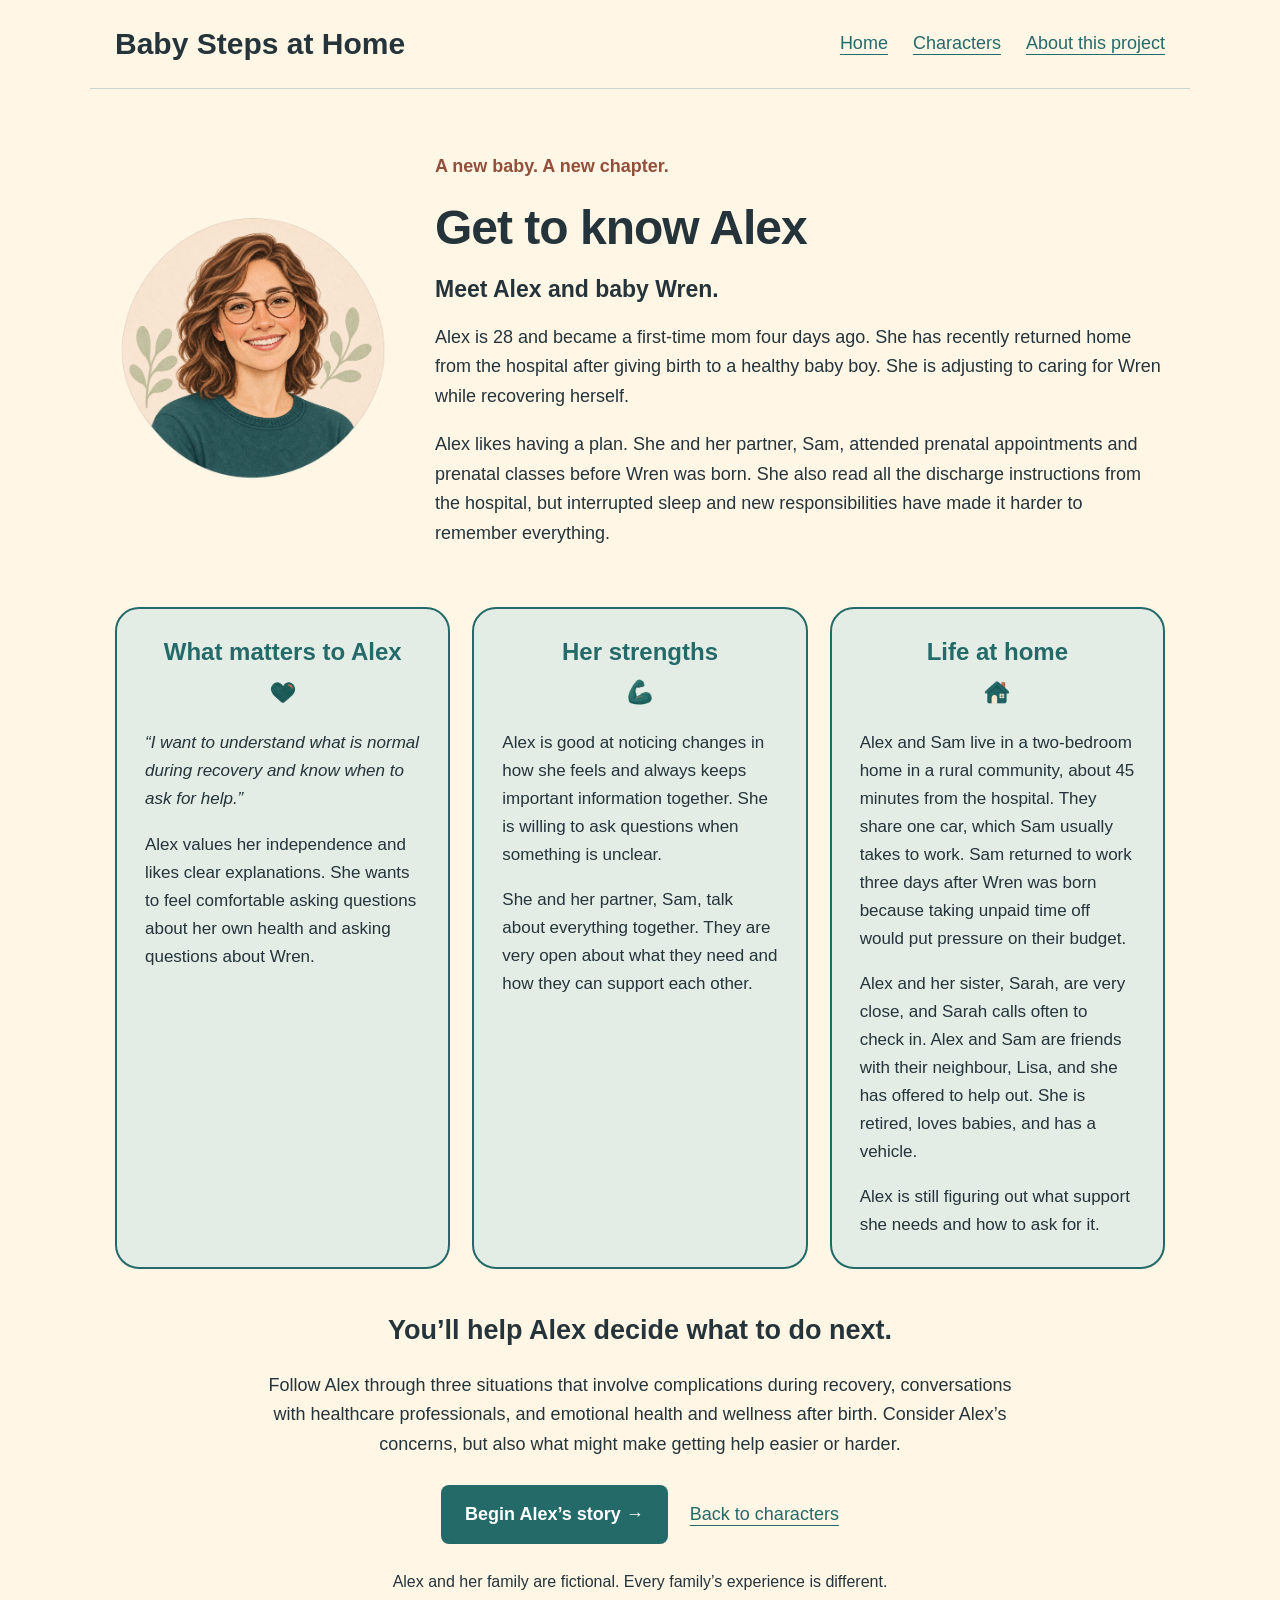
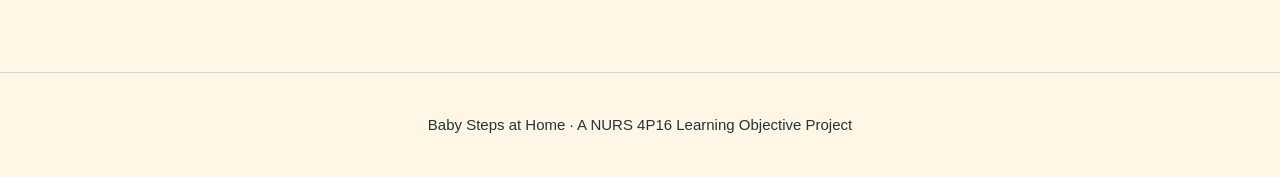
<file: alex.html>
<!DOCTYPE html>
<html lang="en">
<head>
  <meta charset="UTF-8">
  <meta name="viewport" content="width=device-width, initial-scale=1.0">
  <title>Get to know Alex | Baby Steps at Home</title>
  <link rel="stylesheet" href="style.css">
</head>
<body>
  <a class="skip-link" href="#main">Skip to content</a>

  <header class="site-header">
    <a class="site-name" href="index.html">Baby Steps at Home</a>
    <nav aria-label="Main navigation">
      <a href="index.html">Home</a>
      <a href="characters.html">Characters</a>
      <a href="index.html#about">About this project</a>
    </nav>
  </header>

  <main id="main">
    <article class="profile-page" aria-labelledby="alex-heading">

      <header class="profile-intro">
        <img src="alex.png" alt="" class="profile-portrait">

        <div>
          <p class="eyebrow">A new baby. A new chapter.</p>
          <h1 id="alex-heading">Get to know Alex</h1>
          <h2>Meet Alex and baby Wren.</h2>

          <p>
            Alex is 28 and became a first-time mom four days ago.
            She has recently returned home from the hospital after
            giving birth to a healthy baby boy. She is adjusting to
            caring for Wren while recovering herself.
          </p>

          <p>
            Alex likes having a plan. She and her partner, Sam,
            attended prenatal appointments and prenatal classes
            before Wren was born. She also read all the discharge
            instructions from the hospital, but interrupted sleep
            and new responsibilities have made it harder to
            remember everything.
          </p>
        </div>
      </header>

      <div class="profile-bubbles">
        <section class="profile-bubble" aria-labelledby="alex-values">
          <h2 id="alex-values">What matters to Alex</h2>
          <img src="heart-icon.png" alt="" class="profile-card-icon">

          <blockquote>
            “I want to understand what is normal during recovery
            and know when to ask for help.”
          </blockquote>

          <p>
            Alex values her independence and likes clear explanations.
            She wants to feel comfortable asking questions about
            her own health and asking questions about Wren.
          </p>
        </section>

        <section class="profile-bubble" aria-labelledby="alex-strengths">
          <h2 id="alex-strengths">Her strengths</h2>
          <img src="strength-icon.png" alt="" class="profile-card-icon">

          <p>
            Alex is good at noticing changes in how she feels and
            always keeps important information together. She is
            willing to ask questions when something is unclear.
          </p>

          <p>
            She and her partner, Sam, talk about everything together.
            They are very open about what they need and how they
            can support each other.
          </p>
        </section>

        <section class="profile-bubble" aria-labelledby="alex-home">
          <h2 id="alex-home">Life at home</h2>
          <img src="home-icon.png" alt="" class="profile-card-icon">

          <p>
            Alex and Sam live in a two-bedroom home in a rural
            community, about 45 minutes from the hospital.
            They share one car, which Sam usually takes to work.
            Sam returned to work three days after Wren was born
            because taking unpaid time off would put pressure
            on their budget.
          </p>

          <p>
            Alex and her sister, Sarah, are very close, and Sarah
            calls often to check in. Alex and Sam are friends with
            their neighbour, Lisa, and she has offered to help out.
            She is retired, loves babies, and has a vehicle.
          </p>

          <p>
            Alex is still figuring out what support she needs
            and how to ask for it.
          </p>
        </section>
      </div>

      <section class="profile-next" aria-labelledby="alex-next">
        <h2 id="alex-next">You’ll help Alex decide what to do next.</h2>

        <p>
          Follow Alex through three situations that involve
          complications during recovery, conversations with
          healthcare professionals, and emotional health and
          wellness after birth. Consider Alex’s concerns, but
          also what might make getting help easier or harder.
        </p>

        <div class="profile-actions">
          <a class="button" href="alex-scene1.html">
            Begin Alex’s story <span aria-hidden="true">&rarr;</span>
          </a>
          <a href="characters.html">Back to characters</a>
        </div>

        <p class="small-text">
          Alex and her family are fictional.
          Every family’s experience is different.
        </p>
      </section>

    </article>
  </main>

  <footer>
    <p>
      Baby Steps at Home &middot; A NURS 4P16 Learning Objective Project
    </p>
  </footer>
</body>
</html>
</file>
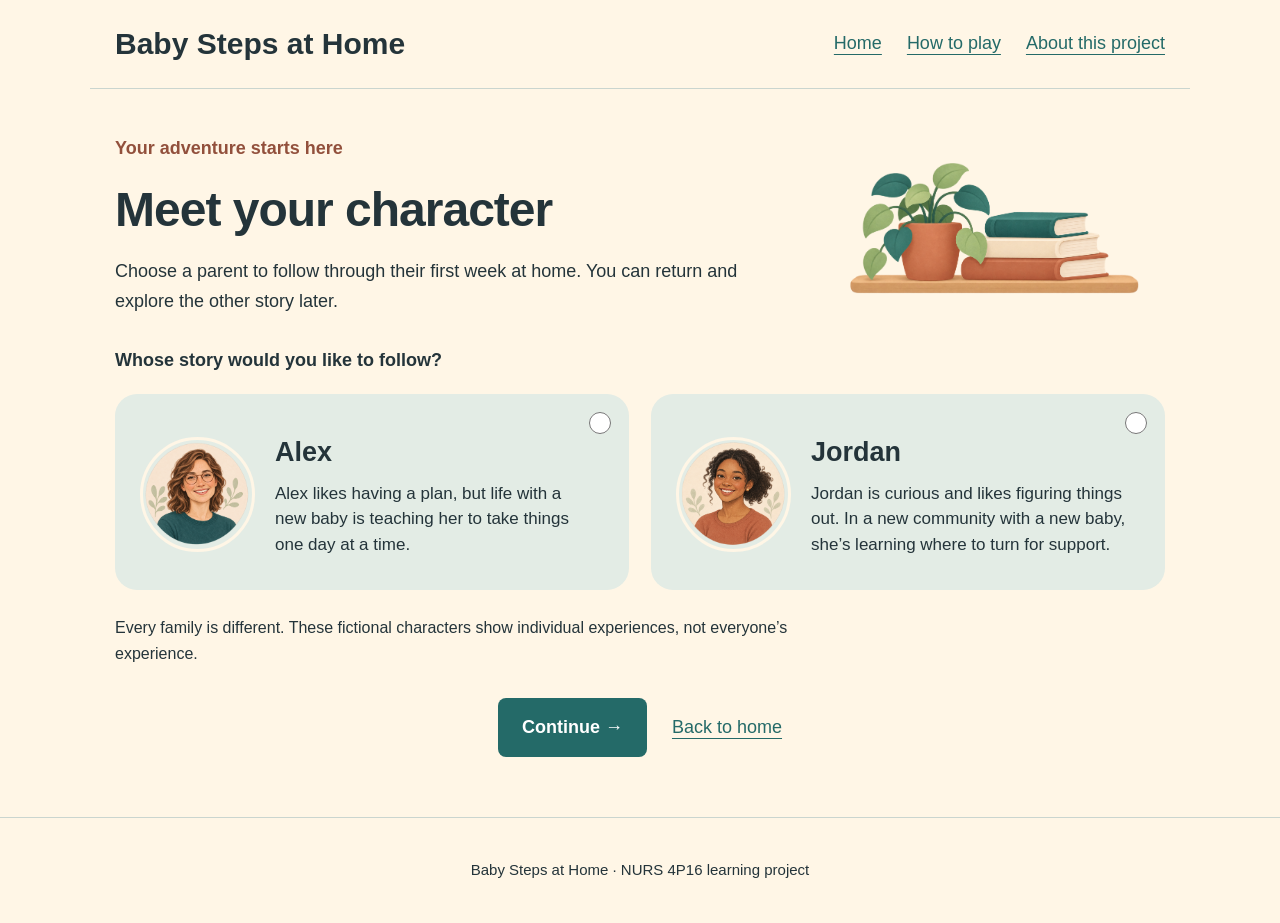
<file: characters.html>
<!DOCTYPE html>
<html lang="en">
<head>
  <meta charset="UTF-8">
  <meta name="viewport" content="width=device-width, initial-scale=1.0">
  <title>Meet your character | Baby Steps at Home</title>
  <link rel="stylesheet" href="style.css">
</head>
<body>
  <a class="skip-link" href="#main">Skip to content</a>

  <header class="site-header">
    <a class="site-name" href="index.html">Baby Steps at Home</a>
    <nav aria-label="Main navigation">
      <a href="index.html">Home</a>
      <a href="index.html#how-to-play">How to play</a>
      <a href="index.html#about">About this project</a>
    </nav>
  </header>

  <main id="main">
    <section class="character-section" aria-labelledby="character-heading">
      <div class="character-welcome">
        <img src="houseplant.png" alt="" class="character-welcome-image">

        <div>
          <p class="eyebrow">Your adventure starts here</p>
          <h1 id="character-heading">Meet your character</h1>
          <p class="character-introduction">
            Choose a parent to follow through their first week at home.
            You can return and explore the other story later.
          </p>
        </div>
      </div>

      <form id="character-form" action="alex.html" method="get">
        <fieldset class="character-options">
          <legend>Whose story would you like to follow?</legend>

          <div class="character-option">
            <input type="radio" id="alex" name="character"
                   value="alex" required>
            <label class="character-card" for="alex">
             <img src="alex.png" alt="" class="character-portrait">
              <span class="character-description">
                <span class="character-name">Alex</span>
                <span>
                  Alex likes having a plan, but life with a new baby
                  is teaching her to take things one day at a time.
                </span>
              </span>
            </label>
          </div>

          <div class="character-option">
            <input type="radio" id="jordan" name="character"
                   value="jordan">
            <label class="character-card" for="jordan">
              <img src="jordan.png" alt="" class="character-portrait">
              <span class="character-description">
                <span class="character-name">Jordan</span>
                <span>
                  Jordan is curious and likes figuring things out. In a new community
                  with a new baby, she’s learning where to turn for support.
                </span>
              </span>
            </label>
          </div>
        </fieldset>

        <p class="character-note">
          Every family is different. These fictional characters show
          individual experiences, not everyone’s experience.
        </p>

                 <div class="character-actions">
          <button class="button" type="submit">
            Continue <span aria-hidden="true">&rarr;</span>
          </button>
          <a href="index.html">Back to home</a>
        </div>       
      </form>
    </section>
  </main>

  <footer>
    <p>Baby Steps at Home &middot; NURS 4P16 learning project</p>
  
    <script>
    document.getElementById("character-form").addEventListener("submit", function (event) {
      event.preventDefault();

      const character = new FormData(this).get("character");

      if (character === "alex") {
        window.location.href = "alex.html";
      } else if (character === "jordan") {
        window.location.href = "jordan.html";
      }
    });
  </script>
</file>
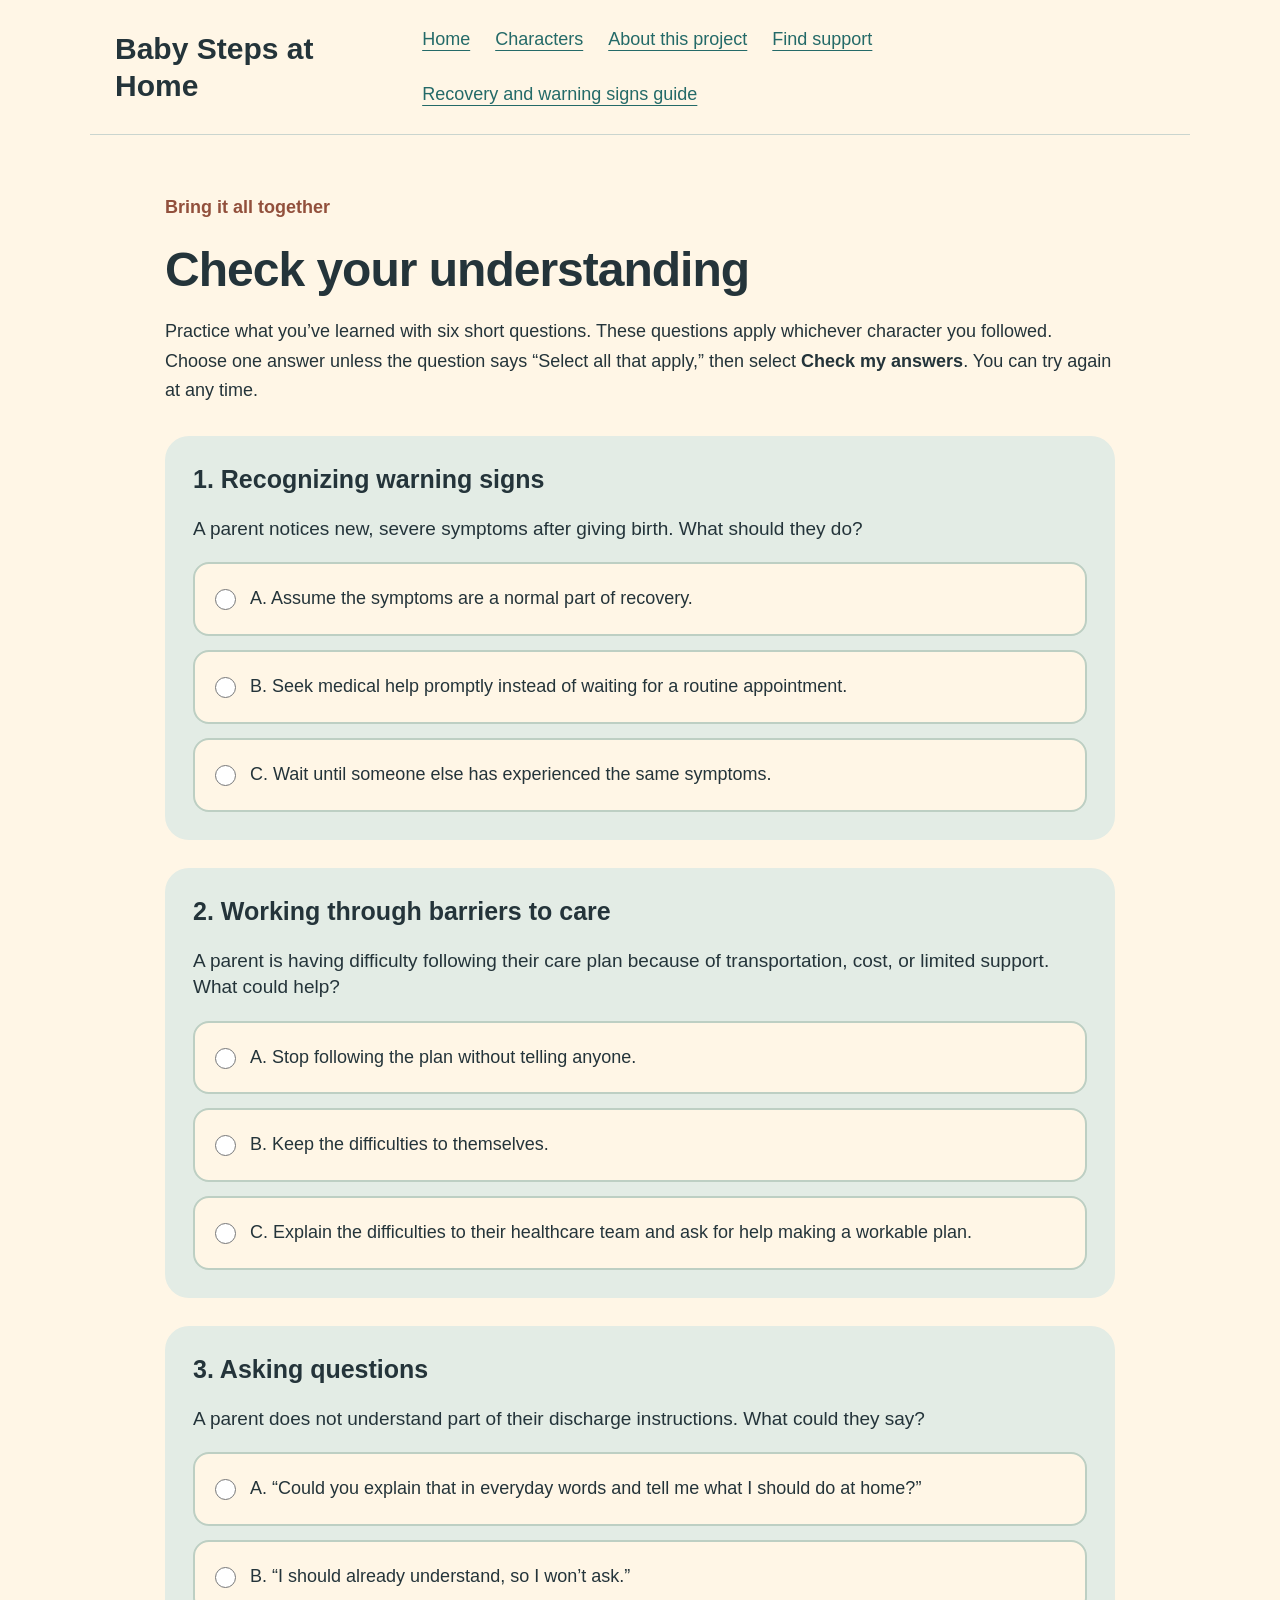
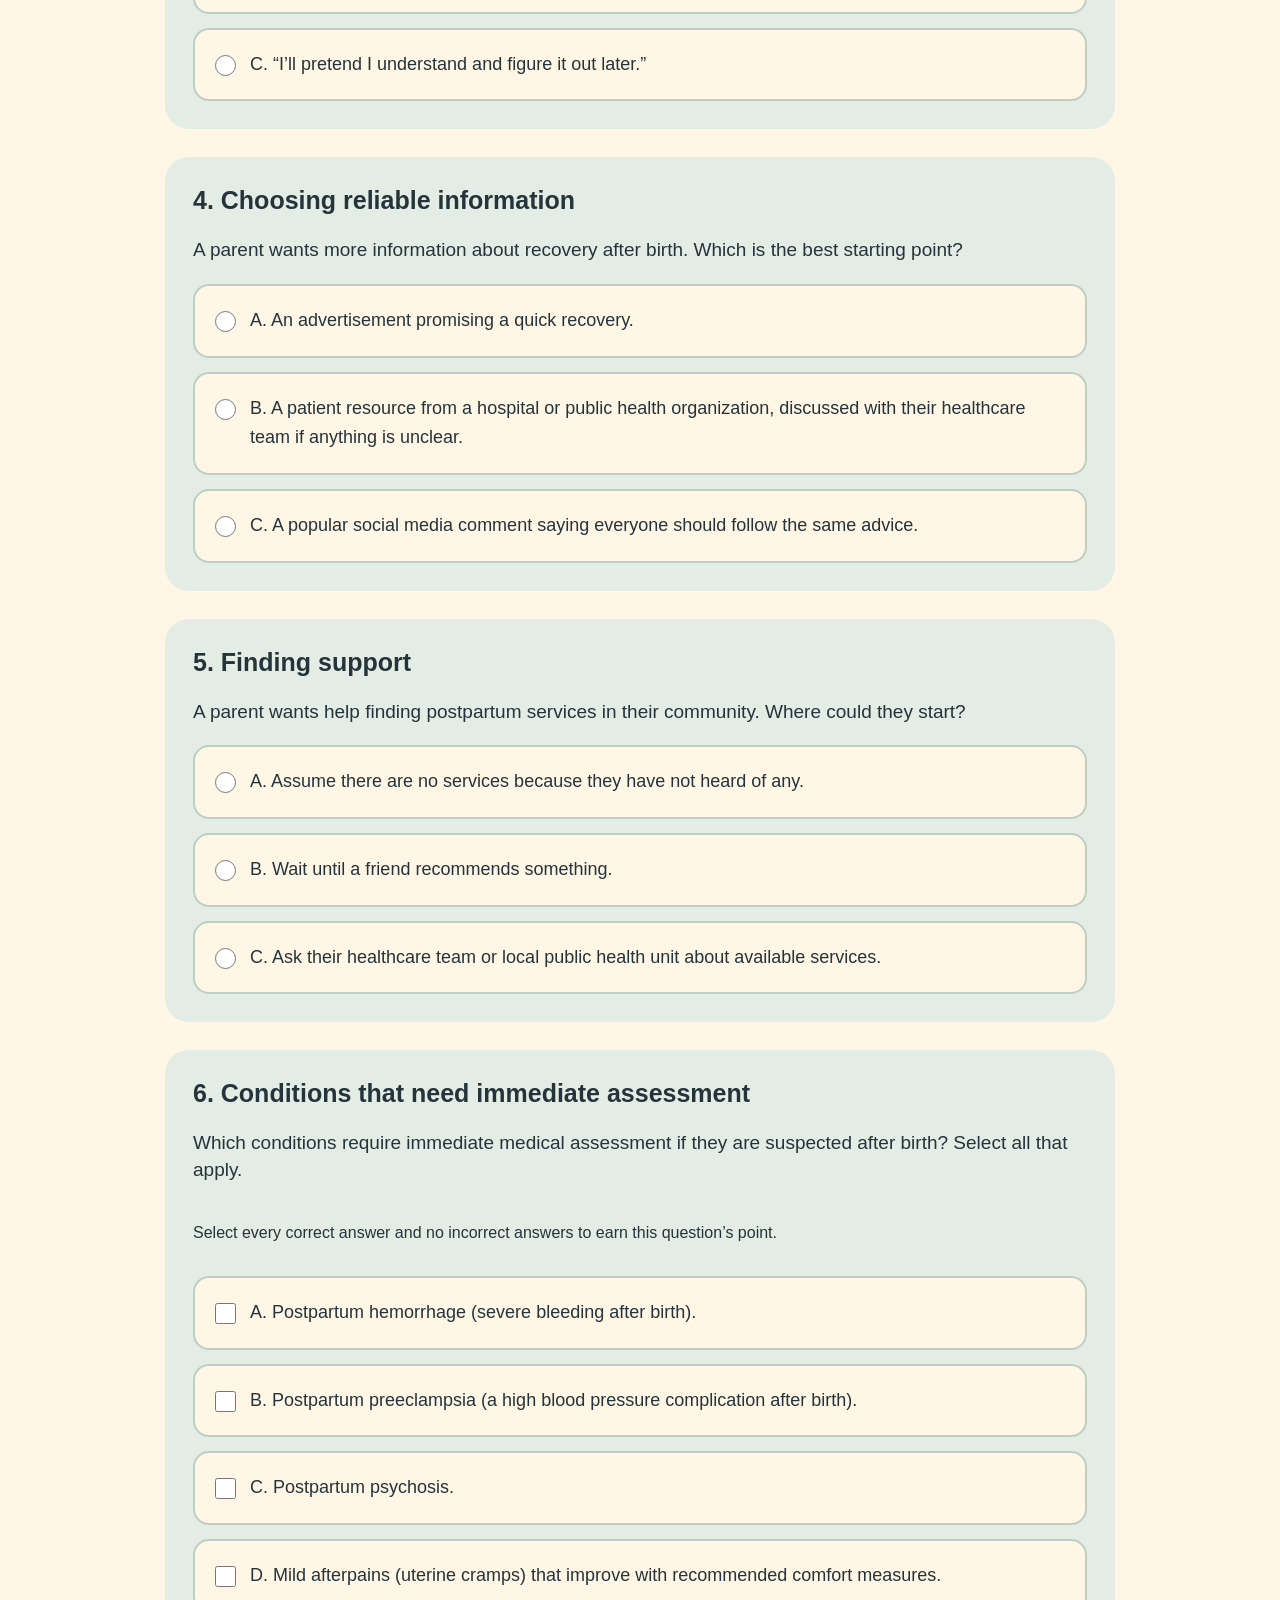
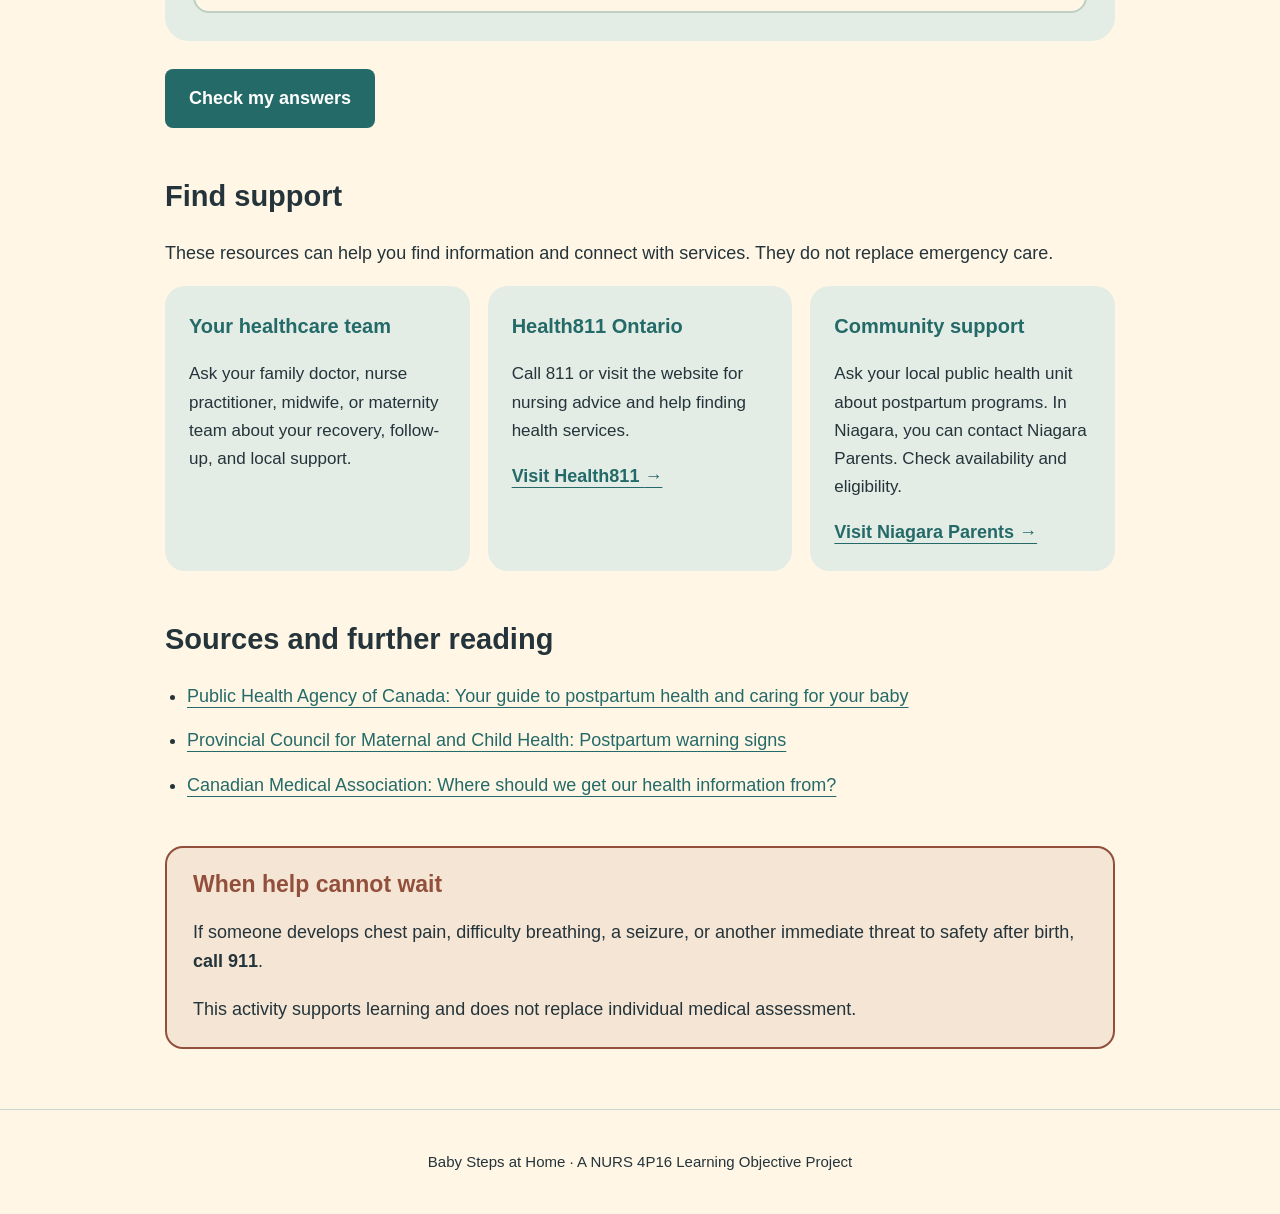
<file: finish.html>
<!DOCTYPE html>
<html lang="en">
<head>
  <meta charset="UTF-8">
  <meta name="viewport" content="width=device-width, initial-scale=1.0">

  <title>Check your understanding | Baby Steps at Home</title>

  <link rel="stylesheet" href="style.css">
</head>

<body>
  <a class="skip-link" href="#main">Skip to content</a>

  <header class="site-header">
    <a class="site-name" href="index.html">Baby Steps at Home</a>

    <nav aria-label="Main navigation">
      <a href="index.html">Home</a>
      <a href="characters.html">Characters</a>
      <a href="index.html#about">About this project</a>
      <a href="#support">Find support</a>
      <a href="recovery-guide.html">Recovery and warning signs guide</a>
    </nav>
  </header>

  <main id="main">
    <article
      class="scene-page finish-page"
      aria-labelledby="quiz-heading"
    >

      <header class="scene-header">
        <p class="eyebrow">Bring it all together</p>
        <h1 id="quiz-heading">Check your understanding</h1>

        <p>
          Practice what you’ve learned with six short questions.
          These questions apply whichever character you followed.
          Choose one answer unless the question says “Select all that apply,” then select
          <strong>Check my answers</strong>.
          You can try again at any time.
        </p>
      </header>

      <noscript>
        <p>
          Enable JavaScript to use the quiz and feedback activities.
          You can still explore the support resources below.
        </p>
      </noscript>

      <!-- Knowledge quiz -->
      <form id="knowledge-check" aria-labelledby="quiz-heading">
        <div id="quiz-questions"></div>

        <button
          id="check-answers"
          class="button"
          type="submit"
          disabled
        >
          Check my answers
        </button>
      </form>

      <!-- Quiz results -->
      <section
        id="quiz-results"
        class="scene-part"
        aria-labelledby="results-heading"
        tabindex="-1"
        hidden
      >
        <h2 id="results-heading">Your results</h2>
        <p id="quiz-score" class="quiz-score"></p>

        <p>
          Review the explanations below.
          You can return to either story for more practice.
        </p>

        <div id="answer-explanations"></div>

        <div class="finish-actions">
          <button
            id="retry-quiz"
            class="button button-secondary"
            type="button"
          >
            Try again
          </button>

          <button
            id="open-feedback"
            class="button"
            type="button"
          >
            Continue to feedback
            <span aria-hidden="true">&rarr;</span>
          </button>
        </div>
      </section>

      <!-- Feedback -->
      <section
        id="feedback-section"
        class="scene-part"
        aria-labelledby="feedback-heading"
        tabindex="-1"
        hidden
      >
        <div class="feedback-intro">
          <div>
            <p class="eyebrow">Your perspective</p>
            <h2 id="feedback-heading">Reflect on the activity</h2>

            <p>
              Which perspective are you using to review
              <strong>Baby Steps at Home</strong>?
            </p>
          </div>

          <img
            src="feedback-plant.png"
            alt=""
            class="feedback-plant"
            loading="lazy"
          >
        </div>

        <div
          class="reviewer-options"
          role="group"
          aria-label="Choose your review perspective"
        >
          <button
            class="reviewer-option"
            id="learner-button"
            type="button"
            aria-pressed="false"
            aria-controls="feedback-panel"
          >
            <strong>Learner</strong>
            <span>
              Parent, support person, student, or another visitor
              exploring postpartum care.
            </span>
          </button>

          <button
            class="reviewer-option"
            id="reviewer-button"
            type="button"
            aria-pressed="false"
            aria-controls="feedback-panel"
          >
            <strong>Healthcare reviewer</strong>
            <span>
              Nurse or another healthcare professional reviewing
              the resource for teaching.
            </span>
          </button>
        </div>

        <form
          id="feedback-panel"
          class="feedback-panel"
          aria-labelledby="feedback-panel-heading"
          hidden
        >
          <h3 id="feedback-panel-heading" tabindex="-1"></h3>
          <p id="feedback-panel-intro"></p>

          <p class="small-text">
            All feedback questions are optional.
          </p>

          <div id="rating-questions"></div>
          <div id="comment-questions"></div>

          <button class="button" type="submit">
            Finish activity
          </button>
        </form>

        <p>
          <button
            id="skip-feedback"
            class="text-button"
            type="button"
          >
            Skip feedback and finish the activity
          </button>
        </p>
      </section>

      <!-- Completion -->
      <section
        id="completion-section"
        class="completion-section"
        aria-labelledby="completion-heading"
        tabindex="-1"
        hidden
      >
        <img
          src="completion.png"
          alt=""
          class="completion-image"
          loading="lazy"
        >

        <p class="eyebrow">One step at a time</p>
        <h2 id="completion-heading">You’ve completed the activity</h2>

        <p>
          You’ve practiced recognizing concerns, asking questions,
          working through barriers, and finding support after birth.
        </p>

        <p class="completion-message">
          You deserve understandable information, respectful care,
          and a plan you can use.
        </p>

        <div class="finish-actions">
          <a class="button" href="characters.html">
            Explore another character
            <span aria-hidden="true">&rarr;</span>
          </a>

          <a class="button button-secondary" href="index.html">
            Return home
          </a>
        </div>

        <p>
          <a href="#support">Find support</a>
          <span aria-hidden="true"> · </span>
          <a href="references.html">View references</a>
        </p>
      </section>

      <!-- Support resources -->
      <section
        id="support"
        class="scene-part"
        aria-labelledby="support-heading"
      >
        <h2 id="support-heading">Find support</h2>

        <p>
          These resources can help you find information and
          connect with services. They do not replace emergency care.
        </p>

        <div class="support-resources">
          <div class="support-resource">
            <h3>Your healthcare team</h3>
            <p>
              Ask your family doctor, nurse practitioner, midwife,
              or maternity team about your recovery, follow-up,
              and local support.
            </p>
          </div>

          <div class="support-resource">
            <h3>Health811 Ontario</h3>
            <p>
              Call 811 or visit the website for nursing advice
              and help finding health services.
            </p>
            <a href="https://health811.ontario.ca/">
              Visit Health811
              <span aria-hidden="true">&rarr;</span>
            </a>
          </div>

          <div class="support-resource">
            <h3>Community support</h3>
            <p>
              Ask your local public health unit about postpartum
              programs. In Niagara, you can contact Niagara Parents.
              Check availability and eligibility.
            </p>
            <a href="https://niagararegion.ca/parents/contact.aspx">
              Visit Niagara Parents
              <span aria-hidden="true">&rarr;</span>
            </a>
          </div>
        </div>
      </section>

      <!-- References -->
      <section
        id="references"
        class="scene-part"
        aria-labelledby="references-heading"
      >
        <h2 id="references-heading">Sources and further reading</h2>

        <ul class="finish-source-list">
          <li>
            <a href="https://www.canada.ca/en/public-health/services/child-infant-health/postpartum-health-guide.html">
              Public Health Agency of Canada:
              Your guide to postpartum health and caring for your baby
            </a>
          </li>

          <li>
            <a href="https://pcmch.on.ca/program/postpartum-warning-signs/">
              Provincial Council for Maternal and Child Health:
              Postpartum warning signs
            </a>
          </li>

          <li>
            <a href="https://www.cma.ca/healthcare-for-real/where-should-we-get-our-health-information">
              Canadian Medical Association:
              Where should we get our health information from?
            </a>
          </li>
        </ul>
      </section>

      <!-- Emergency information at the bottom -->
      <aside
        class="scene-emergency finish-warning"
        aria-labelledby="warning-heading"
      >
        <h2 id="warning-heading">When help cannot wait</h2>

        <p>
          If someone develops chest pain, difficulty breathing,
          a seizure, or another immediate threat to safety
          after birth, <strong>call 911</strong>.
        </p>

        <p>
          This activity supports learning and does not replace
          individual medical assessment.
        </p>
      </aside>

    </article>
  </main>

  <footer>
    <p>
      Baby Steps at Home &middot;
      A NURS 4P16 Learning Objective Project
    </p>
  </footer>

  <script>
    const quizQuestions = [
  {
    "title": "Recognizing warning signs",
    "question": "A parent notices new, severe symptoms after giving birth. What should they do?",
    "options": [
      "Assume the symptoms are a normal part of recovery.",
      "Seek medical help promptly instead of waiting for a routine appointment.",
      "Wait until someone else has experienced the same symptoms."
    ],
    "correct": 1,
    "explanation": "New or severe symptoms should not automatically be dismissed as normal recovery. You do not need to know the diagnosis before asking for help. Call 911 if there is an immediate medical emergency."
  },
  {
    "title": "Working through barriers to care",
    "question": "A parent is having difficulty following their care plan because of transportation, cost, or limited support. What could help?",
    "options": [
      "Stop following the plan without telling anyone.",
      "Keep the difficulties to themselves.",
      "Explain the difficulties to their healthcare team and ask for help making a workable plan."
    ],
    "correct": 2,
    "explanation": "A care plan needs to consider your circumstances. Sharing difficulties gives your healthcare team an opportunity to explore available support and suitable options with you."
  },
  {
    "title": "Asking questions",
    "question": "A parent does not understand part of their discharge instructions. What could they say?",
    "options": [
      "“Could you explain that in everyday words and tell me what I should do at home?”",
      "“I should already understand, so I won’t ask.”",
      "“I’ll pretend I understand and figure it out later.”"
    ],
    "correct": 0,
    "explanation": "You deserve information you understand. Ask for another explanation, written instructions, or a chance to review the plan in your own words."
  },
  {
    "title": "Choosing reliable information",
    "question": "A parent wants more information about recovery after birth. Which is the best starting point?",
    "options": [
      "An advertisement promising a quick recovery.",
      "A patient resource from a hospital or public health organization, discussed with their healthcare team if anything is unclear.",
      "A popular social media comment saying everyone should follow the same advice."
    ],
    "correct": 1,
    "explanation": "Hospital and public health resources are useful starting points. General information may not fit every situation, so ask your healthcare team how it applies to your care."
  },
  {
    "title": "Finding support",
    "question": "A parent wants help finding postpartum services in their community. Where could they start?",
    "options": [
      "Assume there are no services because they have not heard of any.",
      "Wait until a friend recommends something.",
      "Ask their healthcare team or local public health unit about available services."
    ],
    "correct": 2,
    "explanation": "Your healthcare team and local public health unit can help you find community services. Explain what support you need and ask about availability, eligibility, and how to access it."
  },
  {
    "title": "Conditions that need immediate assessment",
    "question": "Which conditions require immediate medical assessment if they are suspected after birth? Select all that apply.",
    "options": [
      "Postpartum hemorrhage (severe bleeding after birth).",
      "Postpartum preeclampsia (a high blood pressure complication after birth).",
      "Postpartum psychosis.",
      "Mild afterpains (uterine cramps) that improve with recommended comfort measures."
    ],
    "correct": [
      0,
      1,
      2
    ],
    "explanation": "Suspected postpartum hemorrhage, preeclampsia, and psychosis need immediate medical assessment. Mild, improving afterpains can be part of recovery. Contact your healthcare provider if cramps become severe, worsen, or do not improve with recommended pain relief."
  }
];

    const feedbackContent = {
      learner: {
        heading: "Learner feedback",

        intro: "Now that you have explored the activity, reflect on your confidence and your experience using this resource.",

        questions: [
          {
            text: "How confident are you in answering questions about postpartum care?",
            scale: "confidence"
          },
          {
            text: "How confident are you in identifying postpartum warning signs?",
            scale: "confidence"
          },
          {
            text: "How confident are you in differentiating between normal postpartum symptoms and symptoms that require medical attention?",
            scale: "confidence"
          },
          {
            text: "Before using this activity, had you received education about postpartum warning signs or care?",
            scale: "education"
          },
          {
            text: "How satisfied are you with the postpartum education you have received?",
            scale: "satisfaction"
          },
          {
            text: "How confident are you with navigating online programs or resources?",
            scale: "confidence"
          },
          {
            text: "The information in this activity was easy to understand.",
            scale: "agreement"
          },
          {
            text: "The characters and their circumstances were presented respectfully.",
            scale: "agreement"
          },
          {
            text: "The website was easy to navigate.",
            scale: "agreement"
          }
        ],

        extraOption: "Not applicable",

        comments: [
          "What would make this activity more useful or easier to use?"
        ]
      },

      reviewer: {
        heading: "Healthcare reviewer feedback",

        intro: "Thinking about the story you reviewed, how much do you agree with each statement?",

        questions: [
          "The clinical information and recommended actions were accurate.",
          "The content was appropriate for first-time parents.",
          "The language and explanations were clear.",
          "The activities supported applying information to everyday decisions.",
          "The scenarios meaningfully addressed barriers to accessing care.",
          "The characters and their circumstances were presented respectfully.",
          "I would consider recommending this activity as a supplement to postpartum teaching."
        ],

        extraOption: "Unable to assess",

        comments: [
          "Did you notice information that needs correction or clarification?",
          "What would improve this resource for the population you work with?"
        ]
      }
    };

    function makeElement(tag, className, text) {
      const element = document.createElement(tag);

      if (className) {
        element.className = className;
      }

      if (text !== undefined) {
        element.textContent = text;
      }

      return element;
    }

    const feedbackSection = document.getElementById("feedback-section");
    const completionSection = document.getElementById("completion-section");

    const quizForm = document.getElementById("knowledge-check");
    const questionsContainer = document.getElementById("quiz-questions");
    const results = document.getElementById("quiz-results");
    const letters = ["A", "B", "C", "D"];

    function correctChoices(item) {
      return Array.isArray(item.correct) ? item.correct : [item.correct];
    }

    function answerIsCorrect(selected, item) {
      const expected = correctChoices(item);
      return selected.length === expected.length &&
        expected.every(function (value) { return selected.includes(value); });
    }

    quizQuestions.forEach(function (item, index) {
      const multiple = Array.isArray(item.correct);
      const questionCard = makeElement("section", "quiz-question-card");
      const heading = makeElement("h2", "", (index + 1) + ". " + item.title);
      const fieldset = makeElement("fieldset", "scene-choices");
      fieldset.append(makeElement("legend", "", item.question));

      if (multiple) {
        const help = makeElement("p", "small-text",
          "Select every correct answer and no incorrect answers to earn this question’s point.");
        help.id = "question-help-" + index;
        fieldset.setAttribute("aria-describedby", help.id);
        fieldset.append(help);
      }

      item.options.forEach(function (option, optionIndex) {
        const label = makeElement("label", "scene-choice");
        const input = document.createElement("input");
        input.type = multiple ? "checkbox" : "radio";
        input.name = "question-" + index;
        input.value = String(optionIndex);
        input.required = !multiple;

        if (multiple) {
          input.addEventListener("change", function () {
            fieldset.querySelectorAll("input").forEach(function (box) {
              box.setCustomValidity("");
            });
          });
        }

        label.append(input, makeElement("span", "", letters[optionIndex] + ". " + option));
        fieldset.append(label);
      });

      questionCard.append(heading, fieldset);
      questionsContainer.append(questionCard);
    });

    document.getElementById("check-answers").disabled = false;

    quizForm.addEventListener("submit", function (event) {
      event.preventDefault();
      const answers = new FormData(quizForm);

      for (let index = 0; index < quizQuestions.length; index++) {
        if (answers.getAll("question-" + index).length === 0) {
          const firstInput = quizForm.querySelector('[name="question-' + index + '"]');
          firstInput.setCustomValidity("Choose at least one answer for this question.");
          firstInput.reportValidity();
          firstInput.focus();
          return;
        }
      }

      const explanations = document.getElementById("answer-explanations");
      explanations.replaceChildren();
      let score = 0;

      quizQuestions.forEach(function (item, index) {
        const selected = answers.getAll("question-" + index).map(Number);
        const correct = answerIsCorrect(selected, item);
        if (correct) score++;

        const card = makeElement("section", "answer-explanation");
        card.append(
          makeElement("h3", "", (index + 1) + ". " + item.title),
          makeElement("p", "answer-outcome",
            correct ? "Your answer is correct." : "Review this answer.")
        );

        const multiple = Array.isArray(item.correct);
        card.append(makeElement("p", "",
          multiple ? "Correct answers:" : "Correct answer:"));
        const answerList = makeElement("ul", "");
        correctChoices(item).forEach(function (choice) {
          answerList.append(makeElement("li", "", letters[choice] + ". " + item.options[choice]));
        });
        card.append(answerList, makeElement("p", "", item.explanation));
        explanations.append(card);
      });

      const percentage = Math.round((score / quizQuestions.length) * 100);
      document.getElementById("quiz-score").textContent =
        "Your score: " + score + "/" + quizQuestions.length + " (" + percentage + "%).";
      results.hidden = false;
      results.focus();
    });

    // Restart the knowledge quiz.
    document.getElementById("retry-quiz").addEventListener(
      "click",
      function () {
        quizForm.reset();
        quizForm.querySelectorAll("input").forEach(function (input) {
          input.setCustomValidity("");
        });

        results.hidden = true;
        feedbackSection.hidden = true;
        completionSection.hidden = true;

        document.getElementById("answer-explanations")
          .replaceChildren();

        quizForm.querySelector("input").focus();
      }
    );

    // Open the feedback section.
    document.getElementById("open-feedback").addEventListener(
      "click",
      function () {
        feedbackSection.hidden = false;
        completionSection.hidden = true;
        feedbackSection.focus();
      }
    );

    // Build learner or healthcare reviewer feedback.
    function showFeedback(type) {
      const content = feedbackContent[type];
      const panel = document.getElementById("feedback-panel");
      const ratings = document.getElementById("rating-questions");
      const comments = document.getElementById("comment-questions");

      ratings.replaceChildren();
      comments.replaceChildren();

      document.getElementById("feedback-panel-heading").textContent =
        content.heading;

      document.getElementById("feedback-panel-intro").textContent =
        content.intro;

      document.getElementById("learner-button").setAttribute(
        "aria-pressed",
        String(type === "learner")
      );

      document.getElementById("reviewer-button").setAttribute(
        "aria-pressed",
        String(type === "reviewer")
      );

      const responseScales = {
        confidence: [
          "1 — Not at all confident",
          "2 — Slightly confident",
          "3 — Moderately confident",
          "4 — Very confident",
          "5 — Extremely confident"
        ],

        education: [
          "Yes",
          "No",
          "I’m not sure"
        ],

        satisfaction: [
          "1 — Very dissatisfied",
          "2 — Dissatisfied",
          "3 — Neither satisfied nor dissatisfied",
          "4 — Satisfied",
          "5 — Very satisfied",
          "I have not received postpartum education"
        ],

        agreement: [
          "Strongly disagree",
          "Disagree",
          "Neither agree nor disagree",
          "Agree",
          "Strongly agree",
          content.extraOption
        ]
      };

      content.questions.forEach(function (question, index) {
        const questionText =
          typeof question === "string"
            ? question
            : question.text;

        const scale =
          typeof question === "string"
            ? "agreement"
            : question.scale;

        const row = makeElement("div", "feedback-field");
        const id = type + "-rating-" + index;

        const label = makeElement(
          "label",
          "",
          (index + 1) + ". " + questionText
        );

        label.htmlFor = id;

        const select = document.createElement("select");
        select.id = id;

        const placeholder = makeElement(
          "option",
          "",
          "Choose a response…"
        );

        placeholder.value = "";
        select.append(placeholder);

        responseScales[scale].forEach(function (text) {
          const option = makeElement("option", "", text);
          option.value = text;
          select.append(option);
        });

        row.append(label, select);
        ratings.append(row);
      });

      content.comments.forEach(function (question, index) {
        const row = makeElement("div", "feedback-field");
        const id = type + "-comment-" + index;

        const label = makeElement(
          "label",
          "",
          question + " (Optional)"
        );

        label.htmlFor = id;

        const textarea = makeElement("textarea", "practice-input");

        textarea.id = id;
        textarea.rows = 4;
        textarea.maxLength = 2000;
        textarea.autocomplete = "off";
        textarea.placeholder = "Write your thoughts here…";

        row.append(label, textarea);
        comments.append(row);
      });

      panel.hidden = false;
      document.getElementById("feedback-panel-heading").focus();
    }

    document.getElementById("learner-button").addEventListener(
      "click",
      function () {
        showFeedback("learner");
      }
    );

    document.getElementById("reviewer-button").addEventListener(
      "click",
      function () {
        showFeedback("reviewer");
      }
    );

    // Finish without saving or sending responses.
    function finishActivity() {
      feedbackSection.hidden = true;
      completionSection.hidden = false;
      completionSection.focus();
    }

    document.getElementById("feedback-panel").addEventListener(
      "submit",
      function (event) {
        event.preventDefault();
        finishActivity();
      }
    );

    document.getElementById("skip-feedback").addEventListener(
      "click",
      finishActivity
    );
  </script>
</body>
</html>
</file>
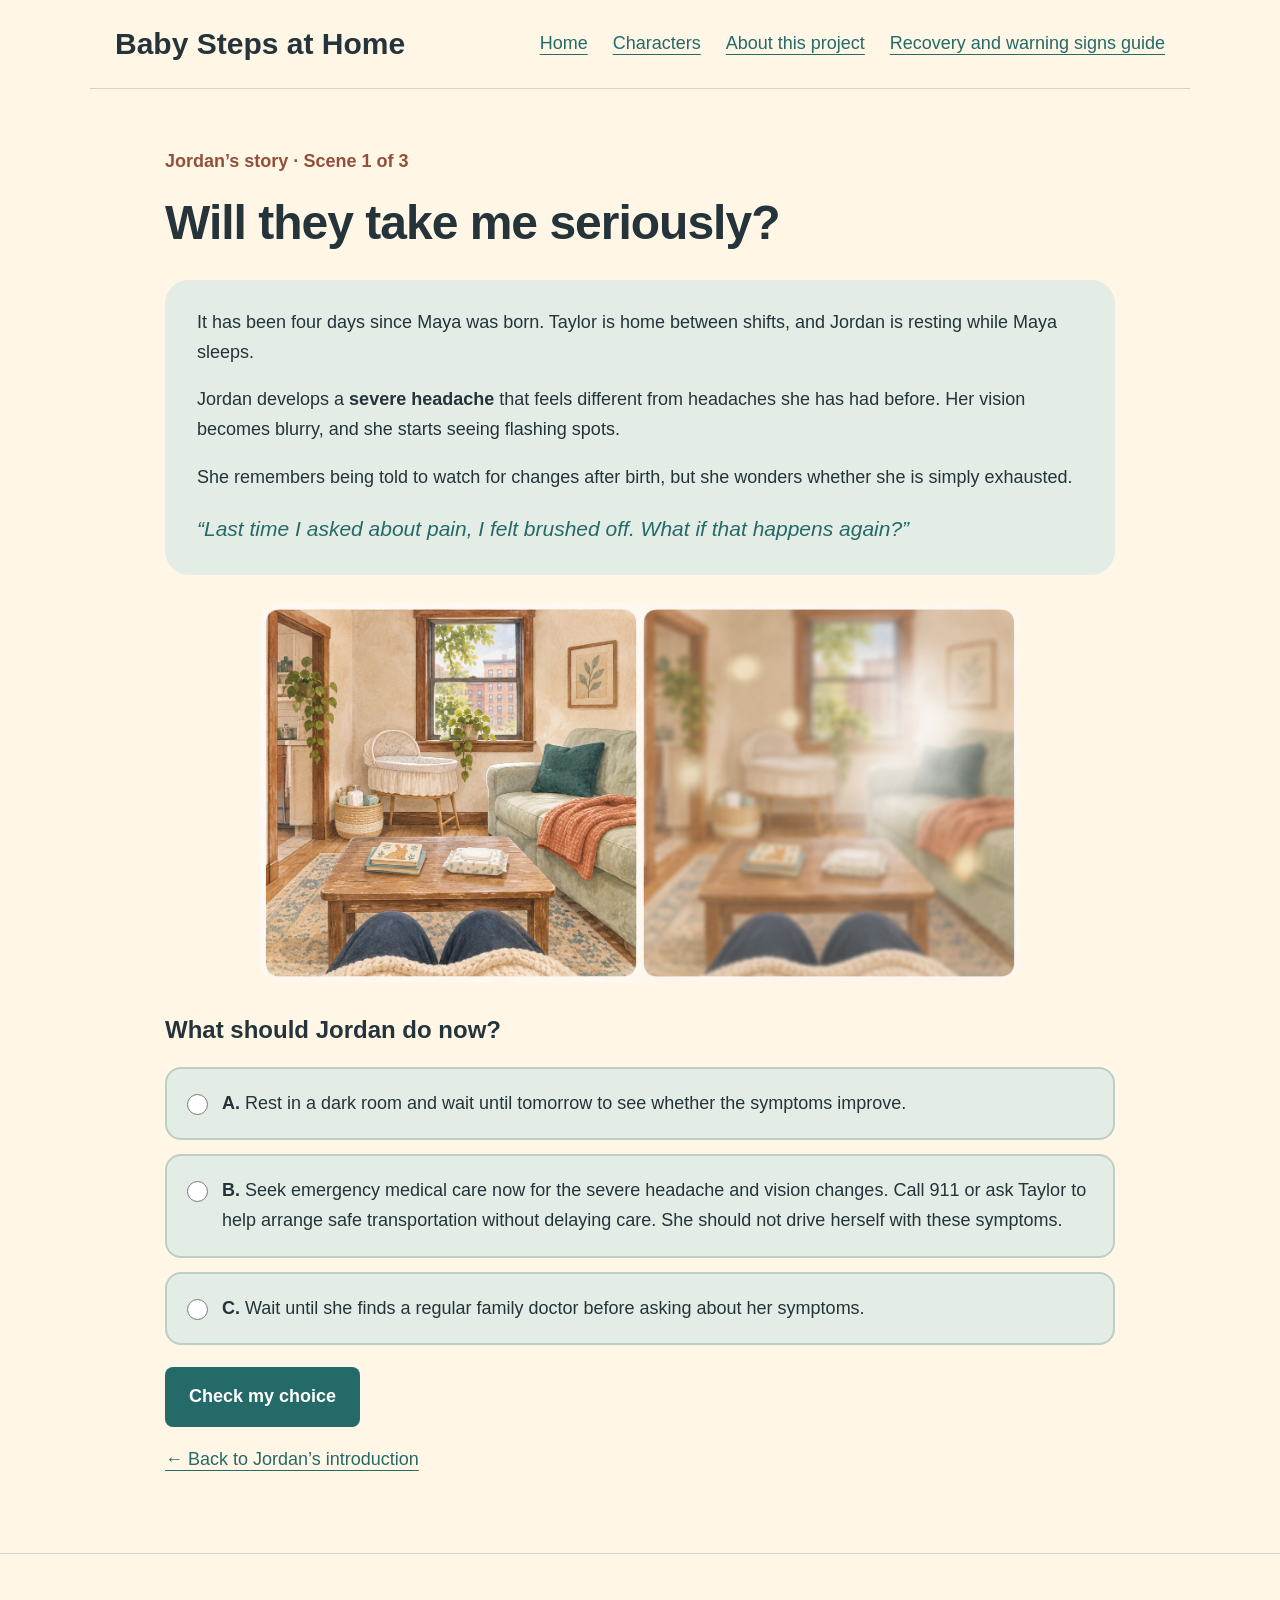
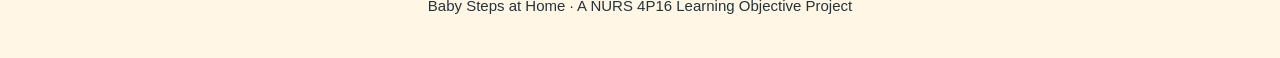
<file: jordan-scene1.html>
<!DOCTYPE html>
<html lang="en">
<head>
  <meta charset="UTF-8">
  <meta name="viewport" content="width=device-width, initial-scale=1.0">

  <title>Will they take me seriously? | Baby Steps at Home</title>

  <link rel="stylesheet" href="style.css">
</head>

<body>
  <a class="skip-link" href="#main">Skip to content</a>

  <header class="site-header">
    <a class="site-name" href="index.html">Baby Steps at Home</a>

    <nav aria-label="Main navigation">
      <a href="index.html">Home</a>
      <a href="characters.html">Characters</a>
      <a href="index.html#about">About this project</a>
      <a href="recovery-guide.html">Recovery and warning signs guide</a>
    </nav>
  </header>

  <main id="main">
    <article class="scene-page" aria-labelledby="scene-heading">

      <header class="scene-header">
        <p class="eyebrow">Jordan’s story · Scene 1 of 3</p>
        <h1 id="scene-heading">Will they take me seriously?</h1>
      </header>

      <noscript>
        <p>This activity needs JavaScript enabled to check your choices.</p>
      </noscript>

      <!-- First situation -->
      <section class="story-bubble" aria-label="Jordan’s situation">
        <p>
          It has been four days since Maya was born. Taylor is
          home between shifts, and Jordan is resting while
          Maya sleeps.
        </p>

        <p>
          Jordan develops a <strong>severe headache</strong> that
          feels different from headaches she has had before.
          Her vision becomes blurry, and she starts seeing
          flashing spots.
        </p>

        <p>
          She remembers being told to watch for changes after
          birth, but she wonders whether she is simply exhausted.
        </p>

        <blockquote>
          “Last time I asked about pain, I felt brushed off.
          What if that happens again?”
        </blockquote>
      </section>

      <img
        src="jordan-vision.png"
        alt="An illustration of the same apartment with clear vision on the left and blurred vision with light spots on the right."
        class="jordan-vision-image"
        loading="lazy"
      >

      <form id="symptoms-question" class="scene-question">
        <fieldset class="scene-choices">
          <legend>What should Jordan do now?</legend>

          <label class="scene-choice">
            <input type="radio" name="symptoms-action" value="A" required>
            <span>
              <strong>A.</strong> Rest in a dark room and wait
              until tomorrow to see whether the symptoms improve.
            </span>
          </label>

          <label class="scene-choice">
            <input type="radio" name="symptoms-action" value="B">
            <span>
              <strong>B.</strong> Seek emergency medical care now
              for the severe headache and vision changes. Call 911
              or ask Taylor to help arrange safe transportation
              without delaying care. She should not drive herself
              with these symptoms.
            </span>
          </label>

          <label class="scene-choice">
            <input type="radio" name="symptoms-action" value="C">
            <span>
              <strong>C.</strong> Wait until she finds a regular
              family doctor before asking about her symptoms.
            </span>
          </label>
        </fieldset>

        <button type="submit" class="button">Check my choice</button>
      </form>

      <section
        id="symptoms-feedback"
        class="scene-feedback"
        aria-labelledby="symptoms-feedback-title"
        tabindex="-1"
        hidden
      >
        <h2 id="symptoms-feedback-title"></h2>
        <p id="symptoms-feedback-text"></p>
      </section>

      <!-- Revealed after the first question -->
      <div id="communication-section" hidden>
        <aside class="scene-encouragement">
          <p>
            <strong>Your concerns deserve to be heard.</strong>
            A previous experience of being dismissed does not
            make your symptoms less important.
          </p>
        </aside>

        <section
          class="scene-part"
          aria-labelledby="communication-heading"
        >
          <h2 id="communication-heading">Making her concerns heard</h2>

          <div class="story-bubble">
            <p>
              Jordan tells Taylor what is happening. They decide
              to seek emergency medical care and arrive at the
              emergency department. Taylor stays with Maya while
              Jordan speaks with the triage nurse.
            </p>

            <p>
              Jordan feels nervous. During her previous healthcare
              visit, she did not feel listened to, and she worries
              about explaining herself this time.
            </p>

            <blockquote>
              “There’s so much happening.
              What should I tell them first?”
            </blockquote>
          </div>

          <!-- Example before the second question -->
          <section
            class="scene-part"
            aria-labelledby="words-heading"
          >
            <h2 id="words-heading">Help Jordan explain her concern</h2>

            <p>
              What could Jordan tell the healthcare team?
              Open the example for one way to begin.
            </p>

            <button
              id="example-button"
              class="button"
              type="button"
              aria-expanded="false"
              aria-controls="communication-example"
            >
              Show an example
            </button>

            <section
              id="communication-example"
              class="scene-feedback"
              aria-labelledby="example-heading"
              tabindex="-1"
              hidden
            >
              <h3 id="example-heading">One way Jordan could say it</h3>

              <blockquote class="scene-example-quote">
                “I gave birth four days ago. I have a severe
                headache that feels different from usual, and my
                vision is blurry with flashing spots. I need help.”
              </blockquote>

              <p>
                Share when you gave birth, what has changed,
                and when it started.
                <strong>
                  You do not need perfect medical words to deserve care.
                </strong>
              </p>
            </section>
          </section>

          <!-- Second question -->
          <form id="communication-question" class="scene-question">
            <fieldset class="scene-choices">
              <legend>
                Which information is most important for Jordan
                to share first?
              </legend>

              <label class="scene-choice">
                <input
                  type="radio"
                  name="communication-choice"
                  value="A"
                  required
                >
                <span>
                  <strong>A.</strong> “I recently moved here and
                  haven’t found a family doctor.”
                </span>
              </label>

              <label class="scene-choice">
                <input
                  type="radio"
                  name="communication-choice"
                  value="B"
                >
                <span>
                  <strong>B.</strong> “I gave birth four days ago.
                  I have a severe headache that feels different
                  from usual, and my vision is blurry with
                  flashing spots.”
                </span>
              </label>

              <label class="scene-choice">
                <input
                  type="radio"
                  name="communication-choice"
                  value="C"
                >
                <span>
                  <strong>C.</strong> “I haven’t been sleeping
                  much, so I think I’m probably just tired.”
                </span>
              </label>
            </fieldset>

            <button type="submit" class="button">Check my choice</button>
          </form>

          <section
            id="communication-feedback"
            class="scene-feedback"
            aria-labelledby="communication-feedback-title"
            tabindex="-1"
            hidden
          >
            <h2 id="communication-feedback-title"></h2>
            <p id="communication-feedback-text"></p>
          </section>
        </section>
      </div>

      <!-- Revealed after the second question -->
      <section
        id="scene-ending"
        class="scene-ending"
        aria-labelledby="ending-heading"
        hidden
      >
        <div class="respectful-care-panel">
          <h2 id="ending-heading">Respectful care includes listening.</h2>

          <div class="scene-illustrated">
            <div>
              <p>
                Jordan receives emergency assessment. The nurse
                listens without interrupting, acknowledges her
                concerns, and explains what will happen next.
              </p>

              <p>
                Jordan tells the nurse about her previous
                experience of feeling dismissed. The nurse
                thanks her for sharing and asks what would
                help her feel informed and supported during
                this visit.
              </p>
            </div>

            <img
              src="jordan-nurse.png"
              alt="Jordan speaking with a nurse who listens attentively."
              class="scene-conversation"
              loading="lazy"
            >
          </div>
        </div>

        <p>
          After assessment and treatment, Jordan begins discussing
          her next steps with the healthcare team. She wants to
          understand the plan and what to do if she feels unheard again.
        </p>

        <a class="button" href="jordan-scene2.html">
          Continue to Scene 2
          <span aria-hidden="true">&rarr;</span>
        </a>
      </section>

      <p>
        <a href="jordan.html">&larr; Back to Jordan’s introduction</a>
      </p>
    </article>
  </main>

  <footer>
    <p>
      Baby Steps at Home &middot;
      A NURS 4P16 Learning Objective Project
    </p>
  </footer>

  <script>
    const symptomsForm = document.getElementById("symptoms-question");
    const communicationForm =
      document.getElementById("communication-question");
    const exampleButton = document.getElementById("example-button");

    symptomsForm.addEventListener("submit", function (event) {
      event.preventDefault();

      const choice = new FormData(symptomsForm).get("symptoms-action");
      const correct = choice === "B";

      document.getElementById("symptoms-feedback-title").textContent =
        correct
          ? "These symptoms need immediate assessment."
          : "Waiting could delay the care Jordan needs.";

      document.getElementById("symptoms-feedback-text").textContent =
        correct
          ? "A severe or unusual headache with vision changes after birth can signal a serious complication, including postpartum preeclampsia, which is a condition involving high blood pressure. Jordan does not need to know the cause before seeking care. With these symptoms, she should not drive herself. Call 911 or have Taylor help arrange safe transportation without delaying care. Call 911 if safe transportation is not immediately available."
          : "Exhaustion should not be assumed to explain a severe headache with new vision changes. Jordan needs immediate assessment and should not wait until tomorrow or until she has a regular family doctor. She should not drive herself. Call 911 or have Taylor help arrange safe transportation without delaying care. Call 911 if safe transportation is not immediately available.";

      const feedback = document.getElementById("symptoms-feedback");

      feedback.hidden = false;
      document.getElementById("communication-section").hidden = false;

      feedback.focus();
    });

    communicationForm.addEventListener("submit", function (event) {
      event.preventDefault();

      const choice =
        new FormData(communicationForm).get("communication-choice");
      const correct = choice === "B";

      document.getElementById("communication-feedback-title").textContent =
        correct
          ? "Start with what has changed and when you gave birth."
          : "Those details can help, but start with the symptoms and recent birth.";

      document.getElementById("communication-feedback-text").textContent =
        correct
          ? "Jordan clearly describes her symptoms and recent birth. She can also explain when the symptoms started and whether they are getting worse. She does not need to know the diagnosis or use medical words. Taylor can help her remember details if she wants."
          : "Jordan’s sleep and difficulty finding a family doctor are worth discussing. However, the nurse first needs to hear about her severe headache, vision changes, and when she gave birth. Jordan can describe what she feels without deciding what is causing it.";

      const feedback =
        document.getElementById("communication-feedback");

      feedback.hidden = false;
      document.getElementById("scene-ending").hidden = false;

      feedback.focus();
    });

    exampleButton.addEventListener("click", function () {
      const example = document.getElementById("communication-example");
      const opening = example.hidden;

      example.hidden = !opening;
      exampleButton.setAttribute("aria-expanded", String(opening));

      exampleButton.textContent =
        opening ? "Hide the example" : "Show an example";

      if (opening) {
        example.focus();
      }
    });
  </script>
</body>
</html>
</file>
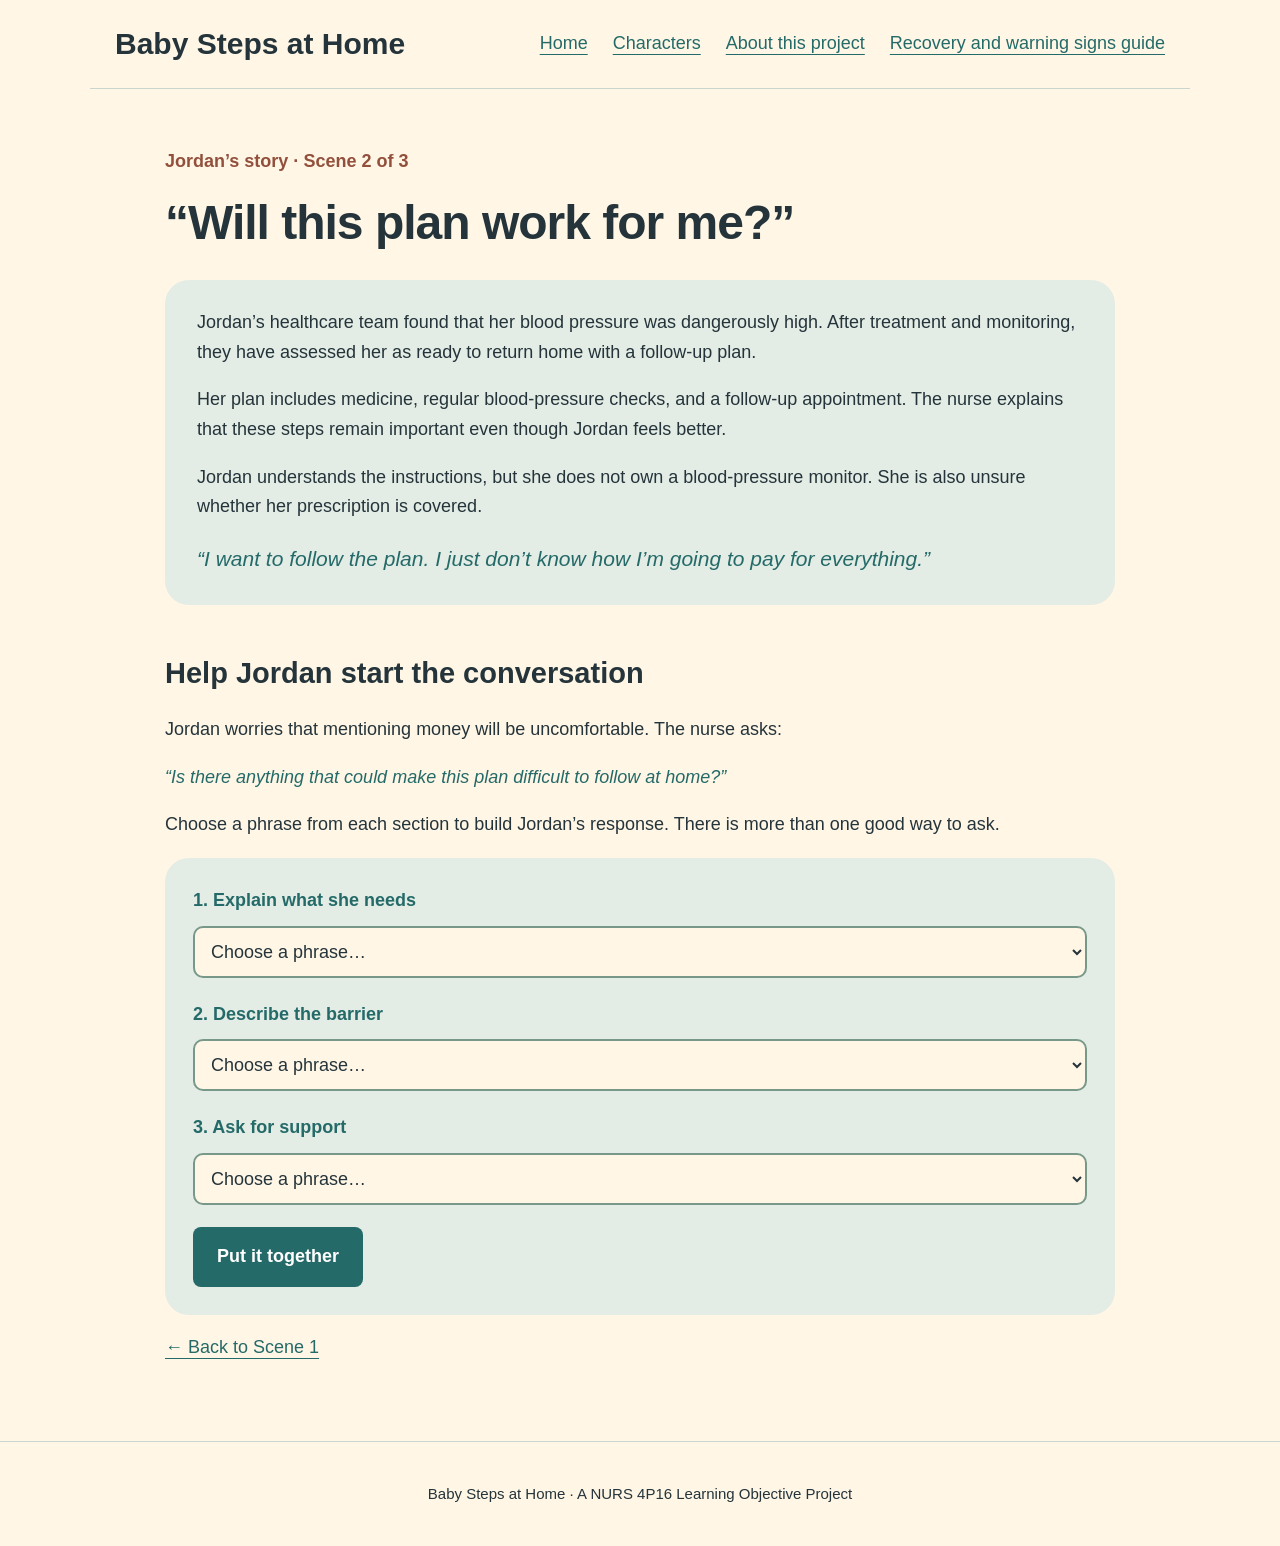
<file: jordan-scene2.html>
<!DOCTYPE html>
<html lang="en">
<head>
  <meta charset="UTF-8">
  <meta name="viewport" content="width=device-width, initial-scale=1.0">
    <title>Will this plan work for me? | Baby Steps at Home</title>
  <link rel="stylesheet" href="style.css">
</head>
<body>
  <a class="skip-link" href="#main">Skip to content</a>

  <header class="site-header">
        <a class="site-name" href="index.html">Baby Steps at Home</a>
    <nav aria-label="Main navigation">
      <a href="index.html">Home</a>
      <a href="characters.html">Characters</a>
      <a href="index.html#about">About this project</a>
      <a href="recovery-guide.html">Recovery and warning signs guide</a>
    </nav>
  </header>

  <main id="main">
    <article class="scene-page" aria-labelledby="scene-heading">

      <header class="scene-header">
        <p class="eyebrow">Jordan’s story · Scene 2 of 3</p>
        <h1 id="scene-heading">“Will this plan work for me?”</h1>
      </header>

      <noscript>
        <p>This activity needs JavaScript enabled to build a response and check the plan.</p>
      </noscript>

      <section class="story-bubble" aria-label="Jordan’s situation">
        <p>
          Jordan’s healthcare team found that her blood pressure
          was dangerously high. After treatment and monitoring,
          they have assessed her as ready to return home with
          a follow-up plan.
        </p>
        <p>
          Her plan includes medicine, regular blood-pressure
          checks, and a follow-up appointment. The nurse
          explains that these steps remain important even
          though Jordan feels better.
        </p>
        <p>
          Jordan understands the instructions, but she does
          not own a blood-pressure monitor. She is also unsure
          whether her prescription is covered.
        </p>
        <blockquote>
          “I want to follow the plan. I just don’t know how
          I’m going to pay for everything.”
        </blockquote>
      </section>

      <section class="scene-part" aria-labelledby="conversation-heading">
        <h2 id="conversation-heading">Help Jordan start the conversation</h2>
        <p>
          Jordan worries that mentioning money will be uncomfortable.
          The nurse asks:
        </p>
        <blockquote class="scene-example-quote">
          “Is there anything that could make this plan difficult
          to follow at home?”
        </blockquote>

        <p id="builder-instructions">
          Choose a phrase from each section to build Jordan’s response.
          There is more than one good way to ask.
        </p>

        <form id="conversation-builder"
              class="phrase-builder"
              aria-describedby="builder-instructions">

          <div class="phrase-step">
            <label for="need-phrase">1. Explain what she needs</label>
            <select id="need-phrase" name="need" required>
              <option value="">Choose a phrase…</option>
              <option value="I need a way to check my blood pressure.">
                I need a way to check my blood pressure.
              </option>
              <option value="I need to understand the costs of my care.">
                I need to understand the costs of my care.
              </option>
            </select>
          </div>

          <div class="phrase-step">
            <label for="barrier-phrase">2. Describe the barrier</label>
            <select id="barrier-phrase" name="barrier" required>
              <option value="">Choose a phrase…</option>
              <option value="I don’t have a monitor and may not be able to afford one.">
                I don’t have a monitor and may not be able to afford one.
              </option>
              <option value="I’m worried about paying for the equipment and medicine.">
                I’m worried about paying for the equipment and medicine.
              </option>
            </select>
          </div>

          <div class="phrase-step">
            <label for="support-phrase">3. Ask for support</label>
            <select id="support-phrase" name="support" required>
              <option value="">Choose a phrase…</option>
              <option value="Can we work out a plan I can afford?">
                Can we work out a plan I can afford?
              </option>
              <option value="Could someone help me check what support is available?">
                Could someone help me check what support is available?
              </option>
            </select>
          </div>

          <button type="submit" class="button">Put it together</button>
        </form>

        <section id="built-response" class="scene-feedback"
                 aria-labelledby="built-response-heading"
                 tabindex="-1" hidden>
          <h3 id="built-response-heading">Jordan could say:</h3>
          <blockquote id="assembled-phrase" class="scene-example-quote"></blockquote>
          <p><strong>There is more than one good way to ask.</strong></p>
          <p>
            Jordan has explained what she needs, described a barrier,
            and asked for support. She does not have to share every
            detail of her finances to begin the conversation.
          </p>
        </section>
      </section>

      <div id="planning-section" hidden>
        <aside class="scene-encouragement">
          <p>
            <strong>Needing help with costs is not a personal failure.</strong>
            A useful care plan needs to be possible to follow.
          </p>
        </aside>

        <section class="scene-part" aria-labelledby="details-heading">
          <h2 id="details-heading">Working out the details</h2>

          <div class="story-bubble">
            <p>The nurse listens and responds:</p>
            <blockquote>
              “Thank you for telling me. Let’s check the
              options together before you leave.”
            </blockquote>
            <p>
              With Jordan’s agreement, the team helps her
              look into medication coverage, blood-pressure
              checks, and follow-up arrangements.
            </p>
          </div>

          <p>Open each card to see what Jordan and the team could discuss.</p>

          <div class="mood-comparisons">

            <details class="mood-bubble">
              <summary>Getting her medicine</summary>
              <div class="mood-bubble-content">
                <div class="care-card-layout">
                  <div>
                    <h3>Jordan could ask:</h3>
                    <blockquote class="scene-example-quote">
                      “Can the pharmacist check whether my
                      prescription is covered and what I
                      would need to pay?”
                    </blockquote>
                    <p>
                      The pharmacist can check her coverage
                      and discuss any cost concerns with her
                      and the prescribing team.
                    </p>
                  </div>

                  <img src="medication.png" alt=""
                       class="care-image medication-image"
                       loading="lazy">
                </div>

                <p>
                  In Ontario, OHIP+ may cover eligible prescriptions
                  for people aged 24 or younger who have OHIP and no
                  private drug plan. Jordan’s age alone does not
                  confirm that her prescription is covered.
                  The pharmacist needs to check her circumstances
                  and the medicine.
                </p>
                <p>
                  <strong>
                    Do not skip or change prescribed medicine
                    because of cost without contacting the
                    pharmacist or prescribing team.
                  </strong>
                </p>
                <a href="https://www.ontario.ca/page/learn-about-ohip-plus">
                  Learn about OHIP+ <span aria-hidden="true">&rarr;</span>
                </a>
              </div>
            </details>

            <details class="mood-bubble">
              <summary>Checking her blood pressure</summary>
              <div class="mood-bubble-content">
                <div class="care-card-layout">
                  <div>
                    <h3>Jordan could ask:</h3>
                    <blockquote class="scene-example-quote">
                      “I don’t have a monitor. Where else could
                      I get my blood pressure checked?”
                    </blockquote>
                    <p>
                      The team can explore whether suitable loan
                      equipment or scheduled checks through a local
                      service are available. They need to confirm an
                      option that meets Jordan’s care needs.
                    </p>
                  </div>

                  <img src="blood-pressure.png" alt=""
                       class="care-image"
                       loading="lazy">
                </div>

                <p>
                  If home monitoring is part of the agreed plan,
                  Jordan should receive instructions on using the
                  monitor and what to do with the results.
                  <strong>
                    Available options vary by service and location.
                  </strong>
                </p>
              </div>
            </details>

            <details class="mood-bubble">
              <summary>Knowing who will follow up</summary>
              <div class="mood-bubble-content">
                <h3>Jordan could ask:</h3>
                <blockquote class="scene-example-quote">
                  “Who will review my results, and how do I
                  contact them?”
                </blockquote>
                <p>
                  Because Jordan does not yet have a regular
                  primary care provider, the team confirms
                  who is responsible for her follow-up.
                </p>
                <p>
                  Together, they write down the appointment details,
                  contact information, and what Jordan should do
                  if she cannot attend.
                </p>
              </div>
            </details>

          </div>
        </section>

        <section class="scene-part" aria-labelledby="checklist-heading">
          <h2 id="checklist-heading">Is the plan ready to take home?</h2>
          <p>
            Jordan and the nurse review the arrangements.
            Which details should be clear before she leaves?
          </p>

          <form id="plan-checklist" class="scene-question">
            <fieldset class="scene-choices">
              <legend>Select all that apply.</legend>

              <label class="scene-choice">
                <input type="checkbox" name="plan-details" value="checks">
                <span>Where and when her blood pressure will be checked.</span>
              </label>

              <label class="scene-choice">
                <input type="checkbox" name="plan-details" value="medicine">
                <span>How she will obtain and take her prescribed medicine.</span>
              </label>

              <label class="scene-choice">
                <input type="checkbox" name="plan-details" value="followup">
                <span>Who will review her results and provide follow-up.</span>
              </label>

              <label class="scene-choice">
                <input type="checkbox" name="plan-details" value="concerns">
                <span>
                  What readings or symptoms require action, whom
                  to contact, and when to seek emergency care.
                </span>
              </label>
            </fieldset>

            <button type="submit" class="button">Check the plan</button>
          </form>

          <section id="plan-feedback" class="scene-feedback"
                   aria-labelledby="plan-feedback-heading"
                   tabindex="-1" hidden>
            <h3 id="plan-feedback-heading"></h3>
            <p id="plan-feedback-text"></p>
          </section>
        </section>
      </div>

      <section id="scene-ending" class="scene-ending"
               aria-labelledby="ending-heading" hidden>
        <div class="scene-takeaway">
          <h2 id="ending-heading">A workable plan is a shared responsibility.</h2>
          <p>
            Jordan explains the plan in her own words. The nurse
            checks that the explanation was clear and answers
            her remaining questions.
          </p>
          <p>
            Together, they confirm how she will obtain her medicine,
            where her blood-pressure checks will happen, and who
            will follow up. Jordan leaves with written instructions
            and contact information.
          </p>
        </div>

        <p>
          At home, Jordan begins following her care plan.
          She wants to understand more about postpartum
          preeclampsia, so she searches online. As she reads
          health websites, personal stories, and advertisements,
          she wonders which information she can trust.
        </p>

        <a class="button" href="jordan-scene3.html">
          Continue to Scene 3 <span aria-hidden="true">&rarr;</span>
        </a>
      </section>

     
      <p><a href="jordan-scene1.html">&larr; Back to Scene 1</a></p>
    </article>
  </main>

  <footer>
    <p>Baby Steps at Home &middot; A NURS 4P16 Learning Objective Project</p>
  </footer>

  <script>
    const builder = document.getElementById("conversation-builder");
    const checklist = document.getElementById("plan-checklist");

    builder.addEventListener("submit", function (event) {
      event.preventDefault();

      const phrases = new FormData(builder);
      const statement = [
        phrases.get("need"),
        phrases.get("barrier"),
        phrases.get("support")
      ].join(" ");

      document.getElementById("assembled-phrase").textContent =
        "“" + statement + "”";

      const response = document.getElementById("built-response");
      response.hidden = false;
      document.getElementById("planning-section").hidden = false;
      response.focus();
    });

    checklist.addEventListener("submit", function (event) {
      event.preventDefault();

      const selected = new FormData(checklist).getAll("plan-details");
      const complete = selected.length === 4;

      document.getElementById("plan-feedback-heading").textContent =
        complete
          ? "Each detail helps make the plan usable."
          : "There are a few more details to confirm.";

      document.getElementById("plan-feedback-text").textContent =
        complete
          ? "Jordan needs to know what to do, how to access it, and whom to contact. The team should explain the plan clearly and help address barriers."
          : "Each item matters. Review the remaining options so Jordan knows how to obtain her medicine, arrange checks, attend follow-up, and respond to concerns. Select all four details, then check the plan again.";

      const feedback = document.getElementById("plan-feedback");
      feedback.hidden = false;
      document.getElementById("scene-ending").hidden = !complete;
      feedback.focus();
    });
  </script>
</body>
</html>
</file>
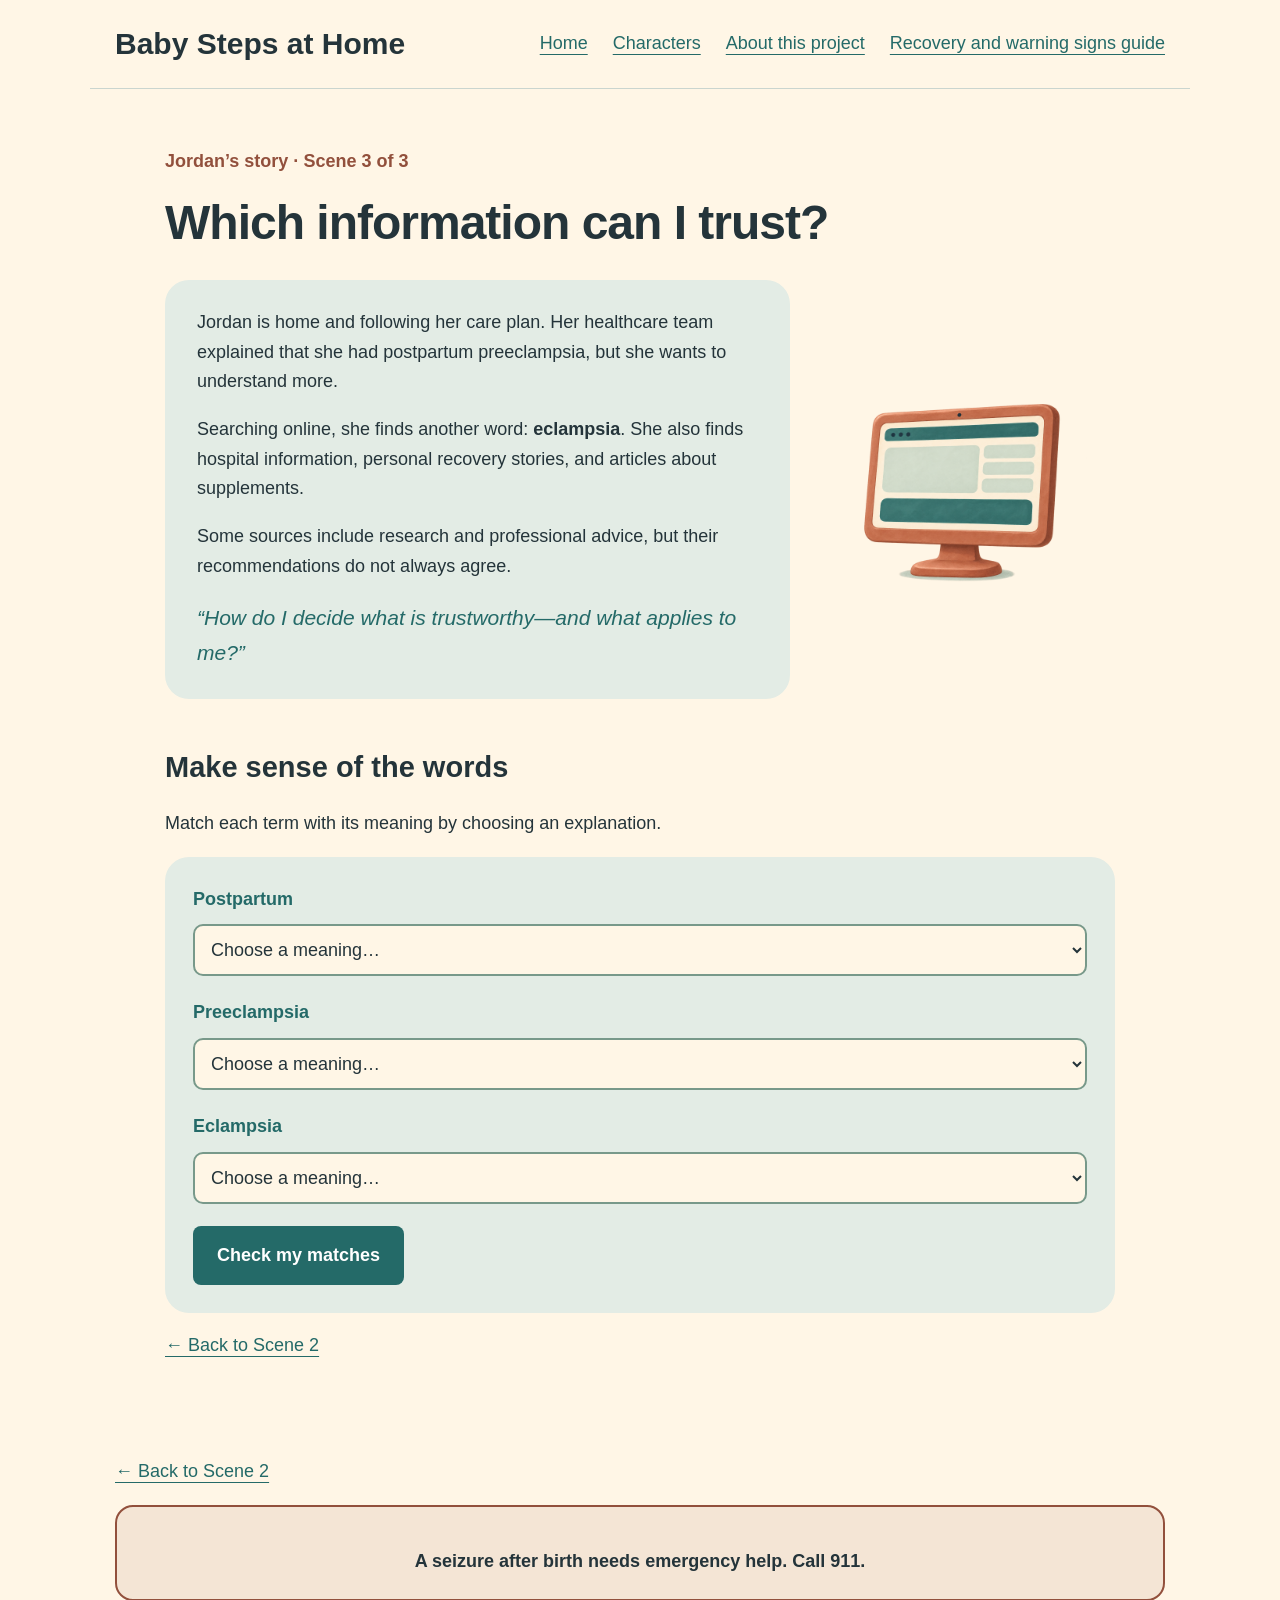
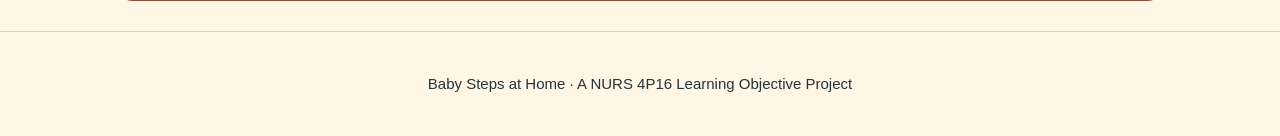
<file: jordan-scene3.html>
<!DOCTYPE html>
<html lang="en">
<head>
  <meta charset="UTF-8">
  <meta name="viewport" content="width=device-width, initial-scale=1.0">
   <title>Which information can I trust? | Baby Steps at Home</title>
  <link rel="stylesheet" href="style.css">
</head>
<body>
  <a class="skip-link" href="#main">Skip to content</a>

  <header class="site-header">
    <a class="site-name" href="index.html">Baby Steps at Home</a>
    <nav aria-label="Main navigation">
      <a href="index.html">Home</a>
      <a href="characters.html">Characters</a>
      <a href="index.html#about">About this project</a>
      <a href="recovery-guide.html">Recovery and warning signs guide</a>
    </nav>
  </header>

  <main id="main">
    <article class="scene-page" aria-labelledby="scene-heading">

      <header class="scene-header">
        <p class="eyebrow">Jordan’s story · Scene 3 of 3</p>
        <h1 id="scene-heading">Which information can I trust?</h1>
      </header>

      <noscript>
        <p>This activity needs JavaScript enabled to check your answers.</p>
      </noscript>

      <div class="scene-illustrated">
        <section class="story-bubble" aria-label="Jordan’s situation">
          <p>
            Jordan is home and following her care plan. Her healthcare
            team explained that she had postpartum preeclampsia,
            but she wants to understand more.
          </p>
          <p>
            Searching online, she finds another word:
            <strong>eclampsia</strong>. She also finds hospital
            information, personal recovery stories, and articles
            about supplements.
          </p>
          <p>
            Some sources include research and professional advice,
            but their recommendations do not always agree.
          </p>
          <blockquote>
            “How do I decide what is trustworthy—and what applies to me?”
          </blockquote>
        </section>

        <img src="computer.png" alt=""
             class="scene-learning-image" loading="lazy">
      </div>

      <section class="scene-part" aria-labelledby="terms-heading">
        <h2 id="terms-heading">Make sense of the words</h2>
        <p id="matching-instructions">
          Match each term with its meaning by choosing an explanation.
        </p>

        <form id="matching-form" class="phrase-builder"
              aria-describedby="matching-instructions">

          <div class="phrase-step">
            <label for="postpartum-match">Postpartum</label>
            <select id="postpartum-match" name="postpartum" required>
              <option value="">Choose a meaning…</option>
              <option value="seizures">Seizures related to preeclampsia.</option>
              <option value="after-birth">The time after giving birth.</option>
              <option value="blood-pressure">
                High blood pressure with signs that organs may be affected.
              </option>
            </select>
          </div>

          <div class="phrase-step">
            <label for="preeclampsia-match">Preeclampsia</label>
            <select id="preeclampsia-match" name="preeclampsia" required>
              <option value="">Choose a meaning…</option>
              <option value="after-birth">The time after giving birth.</option>
              <option value="seizures">Seizures related to preeclampsia.</option>
              <option value="blood-pressure">
                High blood pressure with signs that organs may be affected.
              </option>
            </select>
          </div>

          <div class="phrase-step">
            <label for="eclampsia-match">Eclampsia</label>
            <select id="eclampsia-match" name="eclampsia" required>
              <option value="">Choose a meaning…</option>
              <option value="blood-pressure">
                High blood pressure with signs that organs may be affected.
              </option>
              <option value="seizures">Seizures related to preeclampsia.</option>
              <option value="after-birth">The time after giving birth.</option>
            </select>
          </div>

          <button type="submit" class="button">Check my matches</button>
        </form>

        <section id="matching-feedback" class="scene-feedback"
                 aria-labelledby="matching-feedback-heading"
                 tabindex="-1" hidden>
          <h3 id="matching-feedback-heading"></h3>
          <p id="matching-feedback-text"></p>
          <p id="matching-result"></p>
        </section>
      </section>

      <section id="sources-section" class="scene-part"
               aria-labelledby="sources-heading" hidden>
        <h2 id="sources-heading">Look beyond the headline</h2>

        <div class="story-bubble">
          <p>
            Jordan opens three search results. Each contains
            information that sounds convincing.
          </p>
          <blockquote>
            “What supports the advice, and is it about someone
            in my situation?”
          </blockquote>
        </div>

        <p class="small-text">
          These cards are fictional examples created for this activity.
        </p>

        <div class="source-card-grid">
          <article class="source-card" aria-labelledby="source-a-heading">
            <p class="eyebrow">Card A · Hospital information page</p>
            <h3 id="source-a-heading">
              Understanding preeclampsia after birth
            </h3>
            <p>
              A hospital maternity service explains postpartum
              preeclampsia, warning signs, medicines, and follow-up.
            </p>
            <p>
              The page identifies its clinical reviewers, includes
              a recent review date, and links to professional guidance.
            </p>
            <p>
              It recommends following an individual care plan and
              discussing treatment changes with the prescribing team.
            </p>
          </article>

          <article class="source-card" aria-labelledby="source-b-heading">
            <p class="eyebrow">Card B · Personal health account</p>
            <h3 id="source-b-heading">
              My recovery after postpartum preeclampsia: what helped me
            </h3>
            <p>
              A parent describes tracking her blood pressure,
              attending follow-up appointments, and making lifestyle
              changes. She links to a hospital resource and explains
              that her clinician eventually stopped her medication.
            </p>
            <p>
              She adds:
            </p>
            <blockquote>
              “If your readings are improving, you may be ready
              to stop medication too. You could try a few days
              without it and keep monitoring.”
            </blockquote>
          </article>

          <article class="source-card" aria-labelledby="source-c-heading">
            <p class="eyebrow">Card C · Commercial wellness article</p>
            <h3 id="source-c-heading">
              Supporting healthy blood pressure after pregnancy
            </h3>
            <p>
              A supplement company publishes an article credited
              to a registered dietitian. It discusses nutrition and
              cites studies about ingredients associated with lower
              blood pressure in adults.
            </p>
            <p>The article recommends its supplement as:</p>
            <blockquote>
              “A research-informed option that may reduce reliance
              on prescription medication during postpartum recovery.”
            </blockquote>
            <p>
              It does not show whether the product has been studied
              in people with postpartum preeclampsia.
            </p>
          </article>
        </div>

        <form id="source-question" class="scene-question">
          <fieldset class="scene-choices">
            <legend>
              Which source is the strongest starting point for
              understanding Jordan’s postpartum care?
            </legend>

            <label class="scene-choice">
              <input type="radio" name="source" value="A" required>
              <span><strong>A.</strong> The hospital information page.</span>
            </label>

            <label class="scene-choice">
              <input type="radio" name="source" value="B">
              <span><strong>B.</strong> The personal recovery account.</span>
            </label>

            <label class="scene-choice">
              <input type="radio" name="source" value="C">
              <span><strong>C.</strong> The commercial wellness article.</span>
            </label>
          </fieldset>

          <button type="submit" class="button">Check my choice</button>
        </form>

        <section id="source-feedback" class="scene-feedback"
                 aria-labelledby="source-feedback-heading"
                 tabindex="-1" hidden>
          <h3 id="source-feedback-heading"></h3>
          <p id="source-feedback-text"></p>
        </section>
      </section>

      <div id="information-section" hidden>
        <section class="scene-part" aria-labelledby="checking-heading">

          <div class="scene-illustrated">
            <div>
              <h2 id="checking-heading">What makes information useful?</h2>
              <p>
                Open each bubble to explore a question Jordan can ask.
              </p>
            </div>

            <img src="pamphlets.png" alt=""
                 class="scene-learning-image pamphlet-image"
                 loading="lazy">
          </div>

          <div class="mood-comparisons">
            <details class="mood-bubble">
              <summary>Who is responsible?</summary>
              <div class="mood-bubble-content">
                <p>
                  Is the author or organization identified?
                  Do they have expertise relevant to this topic?
                </p>
                <p>
                  A qualified professional can still make a
                  claim that needs checking.
                </p>
              </div>
            </details>

            <details class="mood-bubble">
              <summary>What does the evidence actually show?</summary>
              <div class="mood-bubble-content">
                <p>
                  Does the research support the recommendation being
                  made? Was it about the same condition, population,
                  and treatment?
                </p>
                <p>
                  One person’s experience or a study of an ingredient
                  is not the same as evidence that a treatment
                  works for Jordan.
                </p>
              </div>
            </details>

            <details class="mood-bubble">
              <summary>Is it current and relevant?</summary>
              <div class="mood-bubble-content">
                <p>
                  When was the information reviewed? Does it
                  discuss care after birth?
                </p>
                <p>
                  Reliable general information may still differ
                  from Jordan’s individual care plan.
                </p>
              </div>
            </details>

            <details class="mood-bubble">
              <summary>What is its purpose?</summary>
              <div class="mood-bubble-content">
                <p>
                  Is the source explaining options, sharing an
                  experience, or selling something?
                </p>
                <p>
                  Notice promises, missing limitations, and whether
                  benefits receive more attention than risks.
                </p>
              </div>
            </details>
          </div>
        </section>

        <section class="scene-part" aria-labelledby="treatment-heading">
          <h2 id="treatment-heading">Before changing the plan</h2>

          <div class="story-bubble">
            <p>
              Jordan has been feeling better. She wonders whether
              the advice about stopping medication could apply to her.
            </p>
            <blockquote>“Could I just try it and see?”</blockquote>
          </div>

          <form id="treatment-question" class="scene-question">
            <fieldset class="scene-choices">
              <legend>What should Jordan do with this advice?</legend>

              <label class="scene-choice">
                <input type="radio" name="treatment" value="A" required>
                <span>
                  <strong>A.</strong> Stop her medicine temporarily
                  and restart it if she feels unwell.
                </span>
              </label>

              <label class="scene-choice">
                <input type="radio" name="treatment" value="B">
                <span>
                  <strong>B.</strong> Continue her prescribed plan
                  and ask her pharmacist or prescribing team
                  to review the advice with her.
                </span>
              </label>

              <label class="scene-choice">
                <input type="radio" name="treatment" value="C">
                <span>
                  <strong>C.</strong> Replace her medicine with
                  the supplement because the article cites research.
                </span>
              </label>
            </fieldset>

            <button type="submit" class="button">Check my choice</button>
          </form>

          <section id="treatment-feedback" class="scene-feedback"
                   aria-labelledby="treatment-feedback-heading"
                   tabindex="-1" hidden>
            <h3 id="treatment-feedback-heading"></h3>
            <p id="treatment-feedback-text"></p>
          </section>
        </section>
      </div>

      <section id="scene-ending" class="scene-ending"
               aria-labelledby="ending-heading" hidden>

        <aside class="scene-encouragement">
          <p><strong>Jordan could ask:</strong></p>
          <blockquote class="scene-example-quote">
            “I read this online, but it sounds different from
            my instructions. Can we look at the evidence together
            and discuss whether it applies to me?”
          </blockquote>
        </aside>

        <div class="scene-takeaway source-ending">
          <h2 id="ending-heading">Good questions are part of informed care.</h2>
          <p>
            Jordan saves the hospital resource and writes down the
            claims she wants to discuss. She continues her agreed
            care plan and brings her questions to follow-up.
          </p>
          <p>
            She does not need to understand every medical word.
            She can ask who supports a claim, what the evidence
            shows, and how it relates to her recovery.
          </p>
        </div>

        <div class="profile-actions">
          <a class="button" href="finish.html">
            Check what you’ve learned
            <span aria-hidden="true">&rarr;</span>
          </a>
        </div>
      </section>

      <p><a href="jordan-scene2.html">&larr; Back to Scene 2</a></p>
    </article>
      <p>
        <a href="jordan-scene2.html">&larr; Back to Scene 2</a>
      </p>

      <aside
        class="scene-emergency centered-warning"
        aria-label="Emergency information"
      >
        <p>
          <strong>
            A seizure after birth needs emergency help. Call 911.
          </strong>
        </p>
      </aside>

    </article>
  </main>

  </main>

  <footer>
    <p>Baby Steps at Home &middot; A NURS 4P16 Learning Objective Project</p>
  </footer>

  <script>
    const matchingForm = document.getElementById("matching-form");
    const sourceForm = document.getElementById("source-question");
    const treatmentForm = document.getElementById("treatment-question");

    matchingForm.addEventListener("submit", function (event) {
      event.preventDefault();

      const answers = new FormData(matchingForm);
      const correctAnswers = {
        postpartum: "after-birth",
        preeclampsia: "blood-pressure",
        eclampsia: "seizures"
      };

      let score = 0;

      Object.entries(correctAnswers).forEach(function ([term, meaning]) {
        const correct = answers.get(term) === meaning;
        document.getElementById(term + "-match")
          .setAttribute("aria-invalid", String(!correct));

        if (correct) {
          score++;
        }
      });

      const complete = score === 3;

      document.getElementById("matching-feedback-heading").textContent =
        complete
          ? "These terms are connected, but they mean different things."
          : "Let’s take another look.";

      document.getElementById("matching-feedback-text").textContent =
        complete
          ? "Having preeclampsia does not mean Jordan will necessarily develop eclampsia. Her treatment, monitoring, and follow-up help her team manage her condition and identify concerns."
          : "Postpartum describes the time after birth. Preeclampsia involves high blood pressure and signs that organs may be affected, and it can develop after birth. Eclampsia refers to associated seizures. Review your selections and try again.";

      document.getElementById("matching-result").textContent =
        score + " of 3 matches are correct.";

      const feedback = document.getElementById("matching-feedback");
      feedback.hidden = false;

      if (complete) {
        document.getElementById("sources-section").hidden = false;
      }

      feedback.focus();
    });

    const sourceResponses = {
      A: {
        heading: "Card A provides the strongest starting point in these examples.",
        text: "Its advice addresses postpartum preeclampsia, identifies relevant clinical expertise, and links to supporting guidance. Jordan should still check the content and date. A hospital name alone does not guarantee that every page is current or relevant."
      },
      B: {
        heading: "Personal experience can be helpful without being suitable treatment advice.",
        text: "This account offers useful ideas about tracking readings and attending follow-up. However, the writer’s clinician made a decision based on her individual recovery. That does not support advising Jordan to try stopping medication herself. Linking to a hospital page does not make every additional claim reliable."
      },
      C: {
        heading: "Credentials and citations are clues to examine—not proof of the product’s claim.",
        text: "Research about individual ingredients in other adults may not establish that the advertised product is safe or effective for postpartum preeclampsia. Selling a product does not automatically make information false, but Jordan should examine whether the evidence supports the specific recommendation."
      }
    };

    sourceForm.addEventListener("submit", function (event) {
      event.preventDefault();

      const choice = new FormData(sourceForm).get("source");
      const response = sourceResponses[choice];

      document.getElementById("source-feedback-heading").textContent =
        response.heading;
      document.getElementById("source-feedback-text").textContent =
        response.text;

      const feedback = document.getElementById("source-feedback");
      feedback.hidden = false;
      document.getElementById("information-section").hidden = false;
      feedback.focus();
    });

    treatmentForm.addEventListener("submit", function (event) {
      event.preventDefault();

      const choice = new FormData(treatmentForm).get("treatment");
      const correct = choice === "B";

      document.getElementById("treatment-feedback-heading").textContent =
        correct
          ? "Check how the information applies to you before making a change."
          : "These sources do not provide enough information to safely change Jordan’s treatment.";

      document.getElementById("treatment-feedback-text").textContent =
        correct
          ? "Feeling better does not confirm that Jordan’s blood pressure is normal. She should continue her prescribed plan. Her pharmacist or prescribing team can review the advice with her, and her prescribing team can discuss any treatment changes."
          : "Jordan should continue her prescribed plan and discuss changes with her prescribing team. She should not stop her medicine or substitute a supplement on her own. A pharmacist can also help assess medication and supplement questions.";

      const feedback = document.getElementById("treatment-feedback");
      feedback.hidden = false;
      document.getElementById("scene-ending").hidden = false;
      feedback.focus();
    });
  </script>
</body>
</html>
</file>
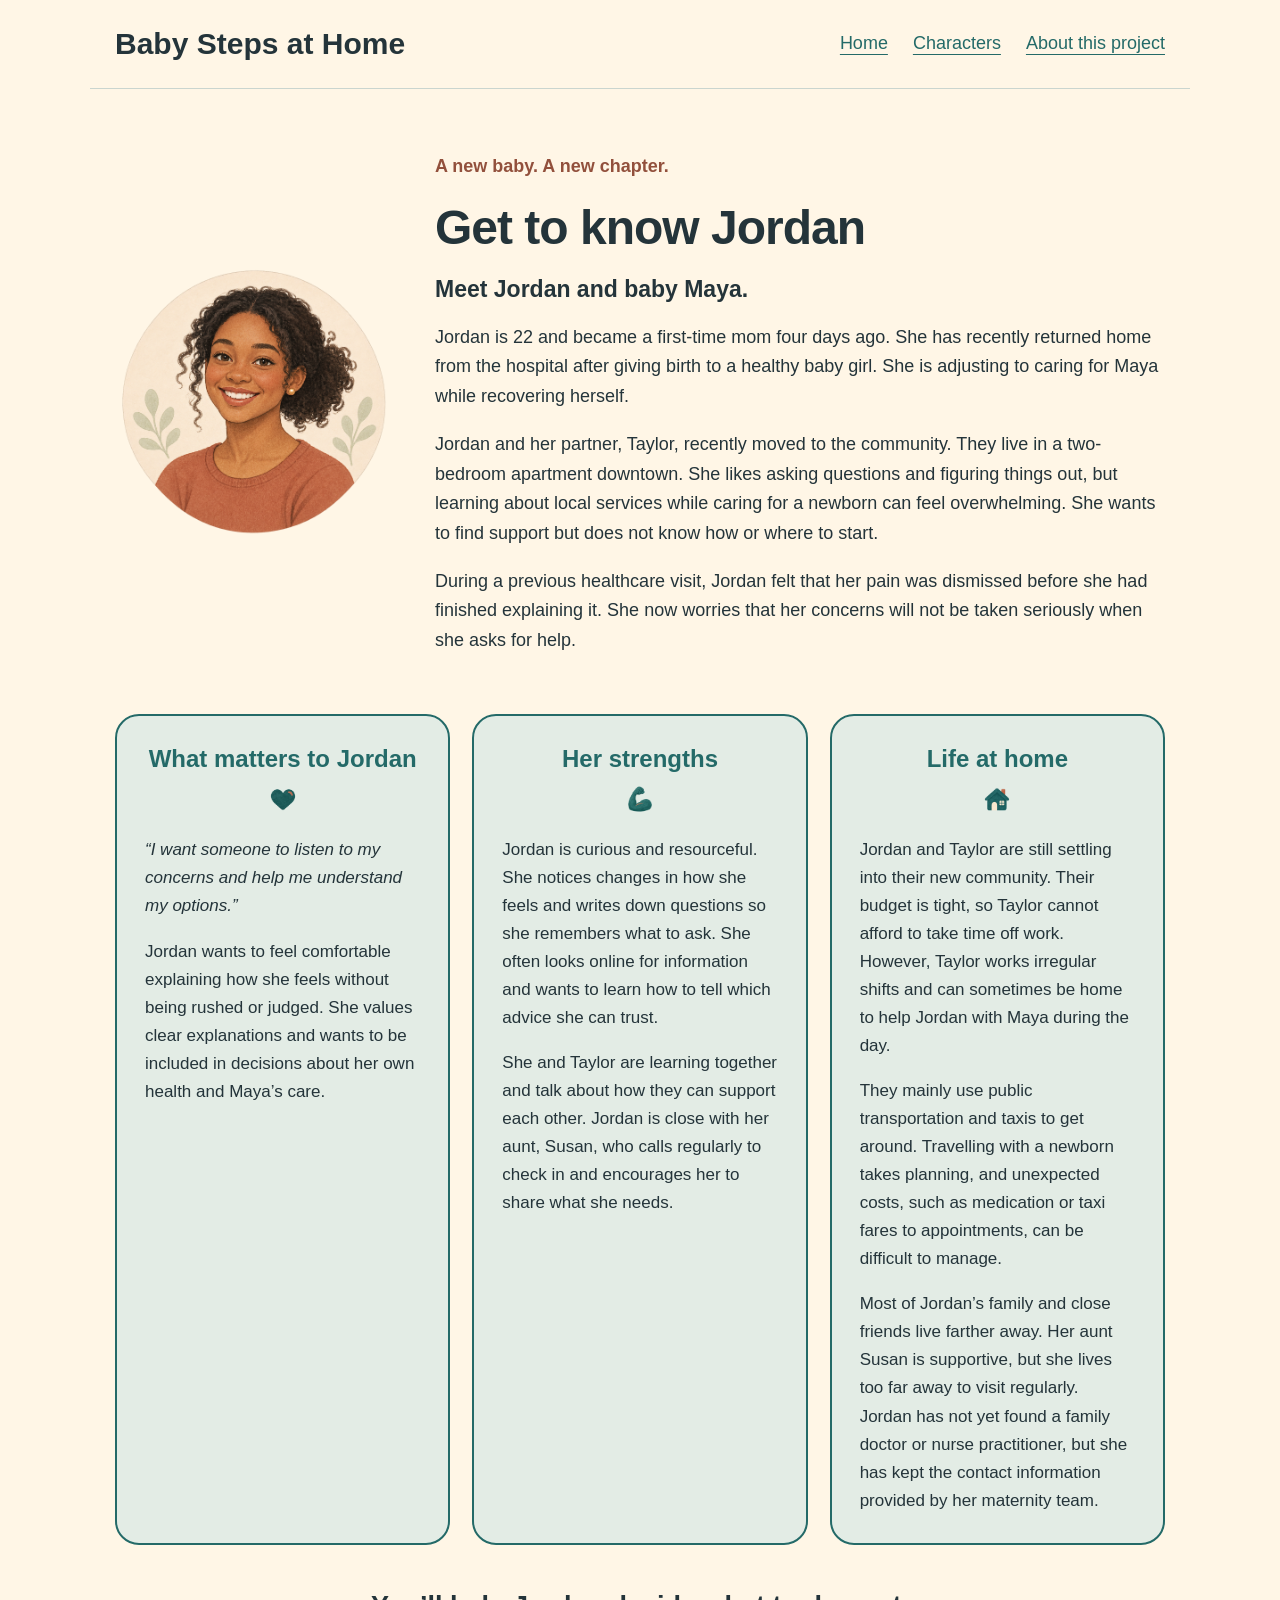
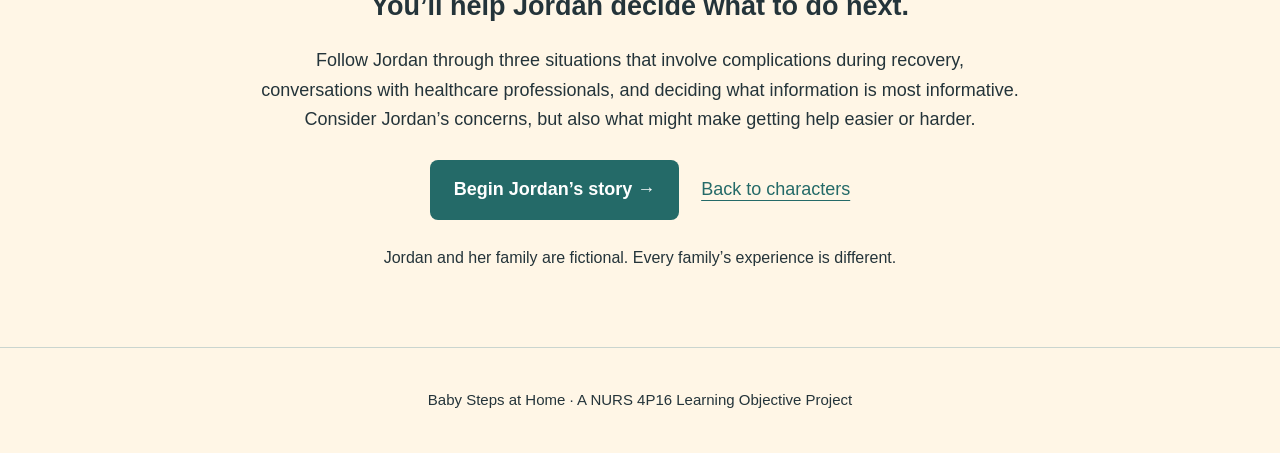
<file: jordan.html>
<!DOCTYPE html>
<html lang="en">
<head>
  <meta charset="UTF-8">
  <meta name="viewport" content="width=device-width, initial-scale=1.0">

  <title>Get to know Jordan | Baby Steps at Home</title>

  <link rel="stylesheet" href="style.css">
</head>

<body>
  <a class="skip-link" href="#main">Skip to content</a>

  <header class="site-header">
    <a class="site-name" href="index.html">Baby Steps at Home</a>

    <nav aria-label="Main navigation">
      <a href="index.html">Home</a>
      <a href="characters.html">Characters</a>
      <a href="index.html#about">About this project</a>
    </nav>
  </header>

  <main id="main">
    <article class="profile-page" aria-labelledby="jordan-heading">

      <header class="profile-intro">
        <img
          src="jordan.png"
          alt=""
          class="profile-portrait"
        >

        <div>
          <p class="eyebrow">A new baby. A new chapter.</p>

          <h1 id="jordan-heading">Get to know Jordan</h1>
          <h2>Meet Jordan and baby Maya.</h2>

          <p>
            Jordan is 22 and became a first-time mom four days ago.
            She has recently returned home from the hospital after
            giving birth to a healthy baby girl. She is adjusting
            to caring for Maya while recovering herself.
          </p>

          <p>
            Jordan and her partner, Taylor, recently moved to the
            community. They live in a two-bedroom apartment downtown.
            She likes asking questions and figuring things out,
            but learning about local services while caring for a
            newborn can feel overwhelming. She wants to find support
            but does not know how or where to start.
          </p>

          <p>
            During a previous healthcare visit, Jordan felt that
            her pain was dismissed before she had finished explaining
            it. She now worries that her concerns will not be taken
            seriously when she asks for help.
          </p>
        </div>
      </header>

      <div class="profile-bubbles">

        <section
          class="profile-bubble"
          aria-labelledby="jordan-values"
        >
          <h2 id="jordan-values">What matters to Jordan</h2>

          <img
            src="heart-icon.png"
            alt=""
            class="profile-card-icon"
          >

          <blockquote>
            “I want someone to listen to my concerns and help
            me understand my options.”
          </blockquote>

          <p>
            Jordan wants to feel comfortable explaining how she
            feels without being rushed or judged. She values clear
            explanations and wants to be included in decisions
            about her own health and Maya’s care.
          </p>
        </section>

        <section
          class="profile-bubble"
          aria-labelledby="jordan-strengths"
        >
          <h2 id="jordan-strengths">Her strengths</h2>

          <img
            src="strength-icon.png"
            alt=""
            class="profile-card-icon"
          >

          <p>
            Jordan is curious and resourceful. She notices changes
            in how she feels and writes down questions so she
            remembers what to ask. She often looks online for
            information and wants to learn how to tell which
            advice she can trust.
          </p>

          <p>
            She and Taylor are learning together and talk about
            how they can support each other. Jordan is close with
            her aunt, Susan, who calls regularly to check in and
            encourages her to share what she needs.
          </p>
        </section>

        <section
          class="profile-bubble"
          aria-labelledby="jordan-home"
        >
          <h2 id="jordan-home">Life at home</h2>

          <img
            src="home-icon.png"
            alt=""
            class="profile-card-icon"
          >

          <p>
            Jordan and Taylor are still settling into their new
            community. Their budget is tight, so Taylor cannot
            afford to take time off work. However, Taylor works
            irregular shifts and can sometimes be home to help
            Jordan with Maya during the day.
          </p>

          <p>
            They mainly use public transportation and taxis to
            get around. Travelling with a newborn takes planning,
            and unexpected costs, such as medication or taxi fares
            to appointments, can be difficult to manage.
          </p>

          <p>
            Most of Jordan’s family and close friends live farther
            away. Her aunt Susan is supportive, but she lives too
            far away to visit regularly. Jordan has not yet found
            a family doctor or nurse practitioner, but she has
            kept the contact information provided by her maternity
            team.
          </p>
        </section>

      </div>

      <section class="profile-next" aria-labelledby="jordan-next">
        <h2 id="jordan-next">
          You’ll help Jordan decide what to do next.
        </h2>

        <p>
          Follow Jordan through three situations that involve
          complications during recovery, conversations with
          healthcare professionals, and deciding what information
          is most informative. Consider Jordan’s concerns, but
          also what might make getting help easier or harder.
        </p>

        <div class="profile-actions">
          <a class="button" href="jordan-scene1.html">
            Begin Jordan’s story
            <span aria-hidden="true">&rarr;</span>
          </a>

          <a href="characters.html">Back to characters</a>
        </div>

        <p class="small-text">
          Jordan and her family are fictional.
          Every family’s experience is different.
        </p>
      </section>

    </article>
  </main>

  <footer>
    <p>
      Baby Steps at Home &middot;
      A NURS 4P16 Learning Objective Project
    </p>
  </footer>
</body>
</html>
</file>
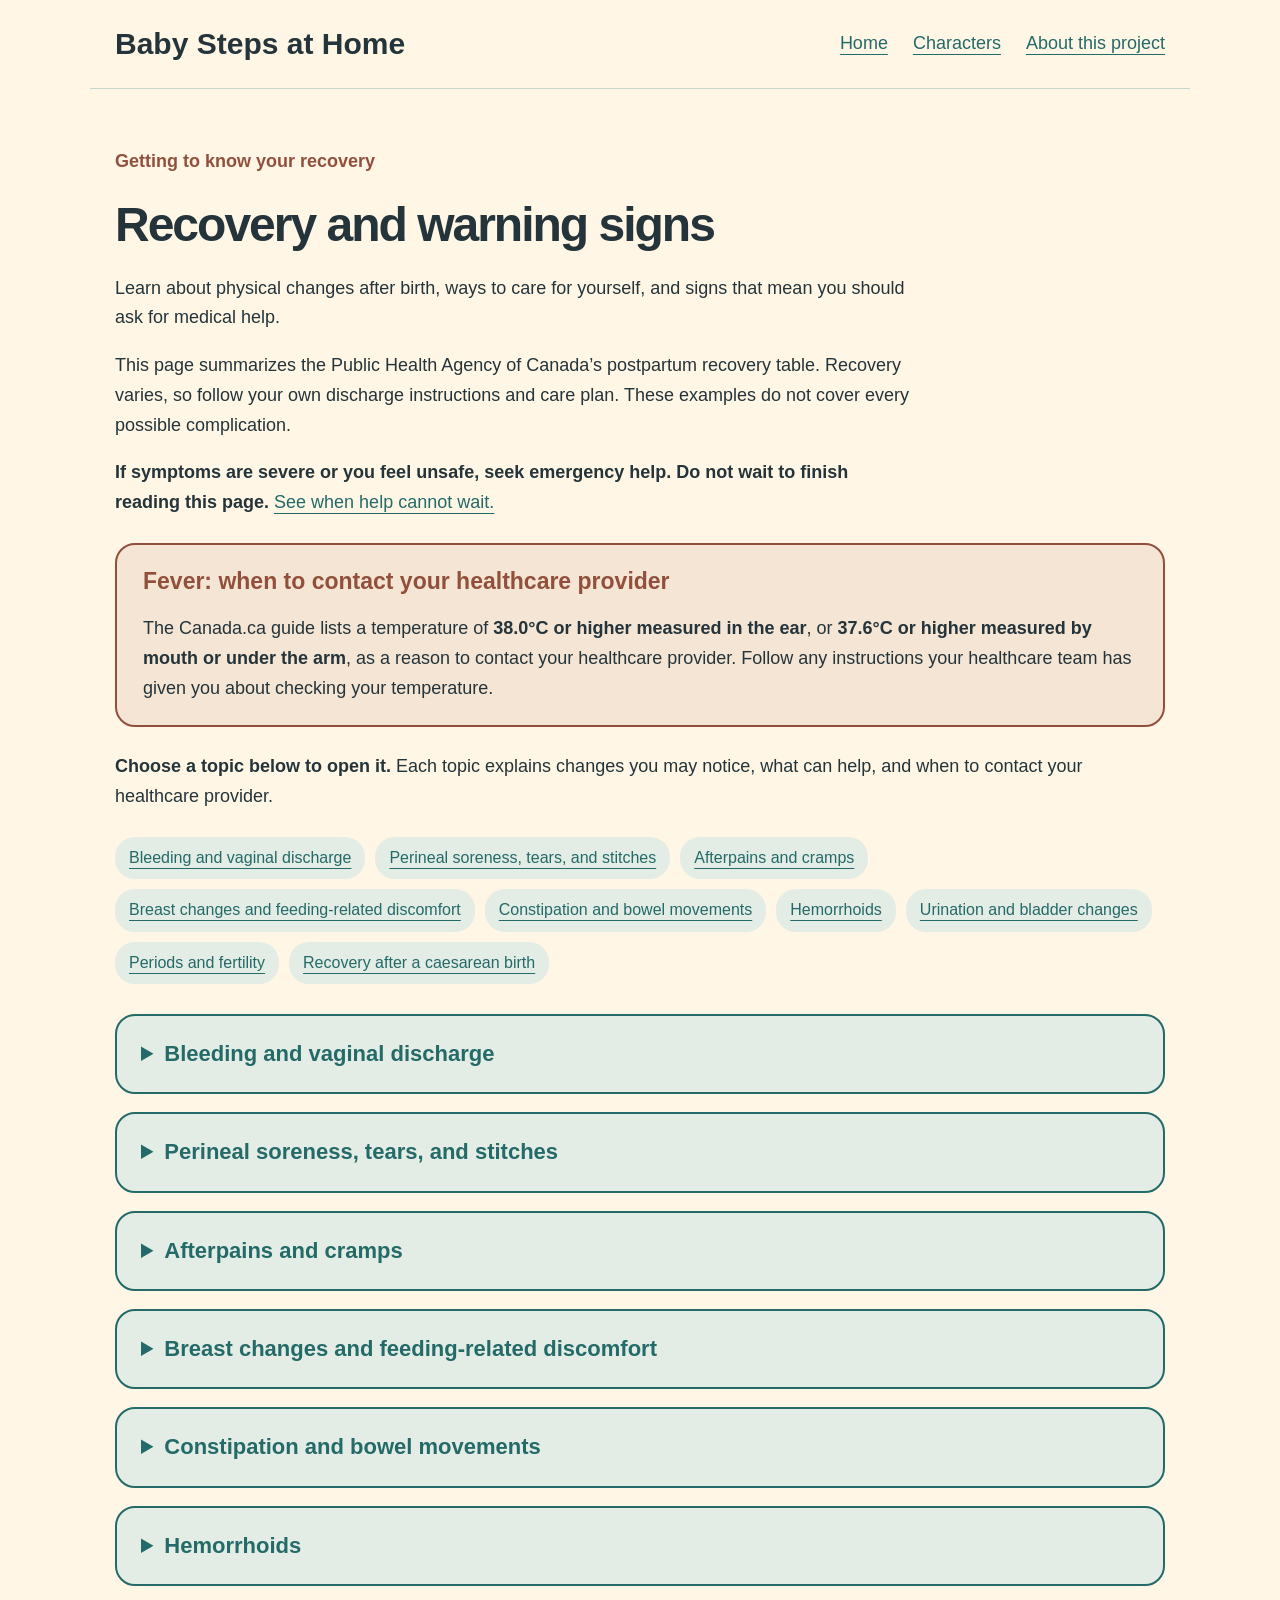
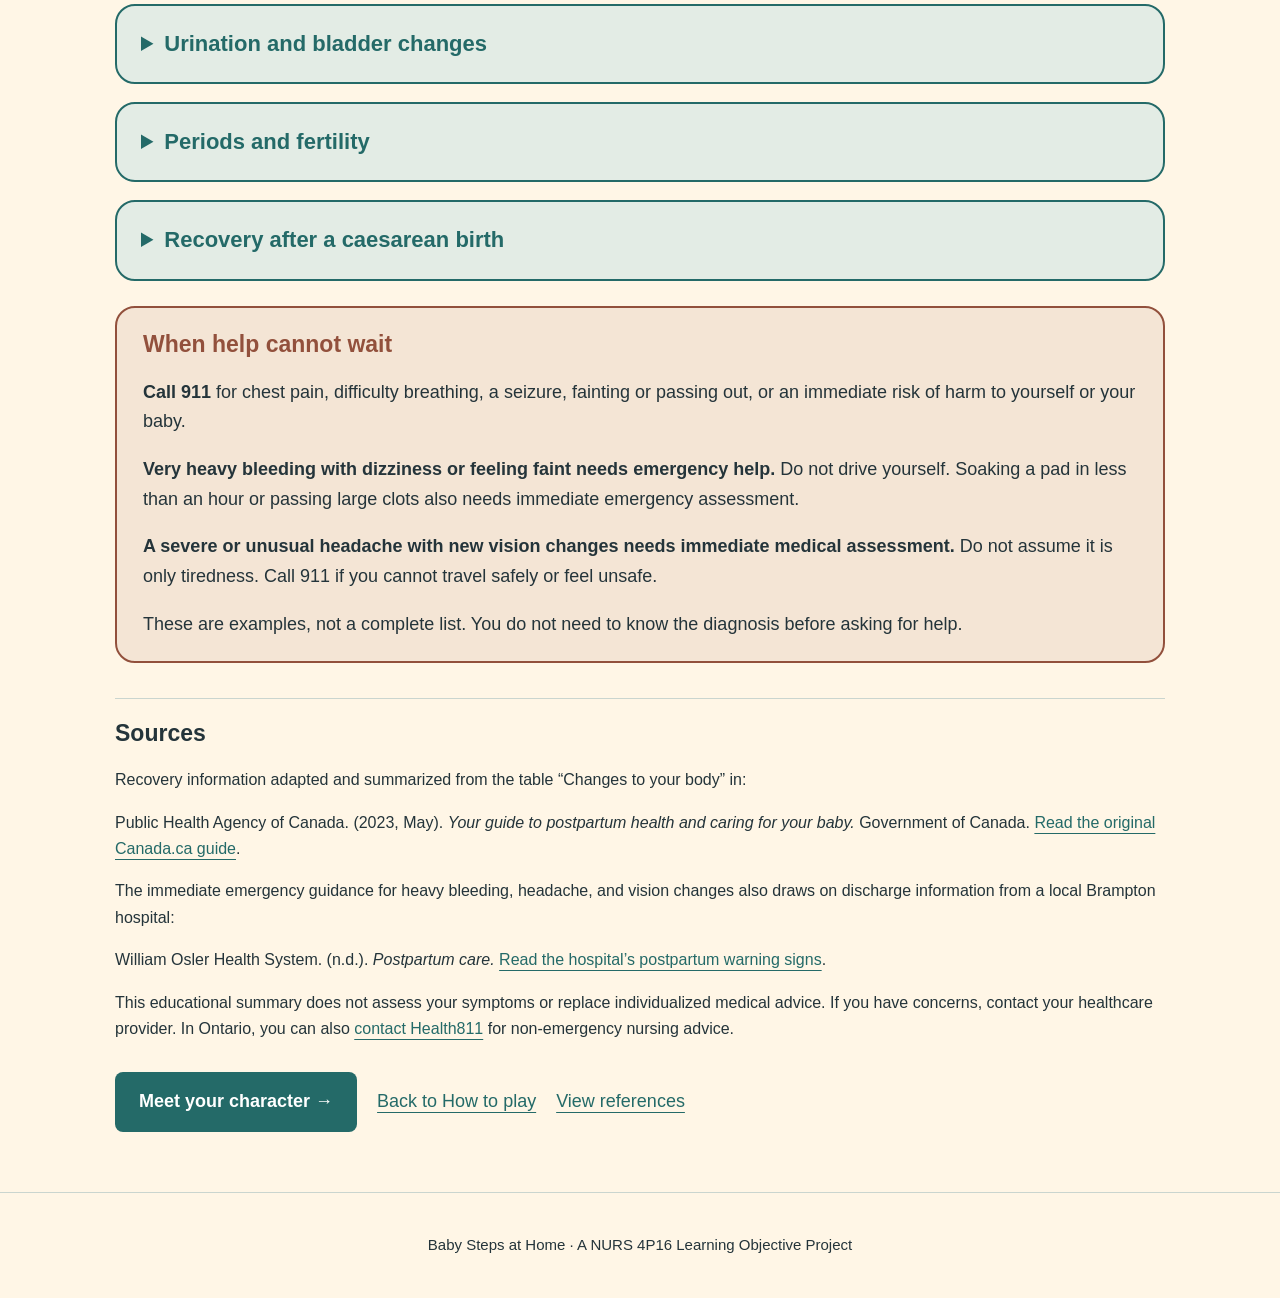
<file: recovery-guide.html>
<!DOCTYPE html>
<html lang="en">
<head>
<meta charset="UTF-8">
<meta name="viewport" content="width=device-width, initial-scale=1.0">
<title>Recovery and warning signs | Baby Steps at Home</title>
<link rel="stylesheet" href="style.css">
<style>
.recovery-page { max-width:1100px; margin:0 auto; padding:40px 0 60px; }
.recovery-page h1 { font-size:clamp(32px,4.5vw,48px); line-height:1.2; }
.recovery-intro { max-width:800px; }
.recovery-jumps { display:flex; flex-wrap:wrap; gap:10px; margin:25px 0; }
.recovery-jumps a { background:var(--sage); padding:8px 14px; border-radius:20px; font-size:16px; }
.recovery-note { background:#f4e5d5; border:2px solid var(--accent); border-radius:20px; padding:22px 26px; margin:25px 0; }
.recovery-note h2 { margin-top:0; font-size:23px; color:var(--accent); }
.recovery-note p:last-child { margin-bottom:0; }
.recovery-cards { display:grid; gap:18px; margin-top:30px; }
.recovery-card { border:2px solid var(--teal); border-radius:20px; background:var(--sage); scroll-margin-top:20px; }
.recovery-card summary { padding:20px 24px; font-size:22px; font-weight:bold; color:var(--teal); cursor:pointer; }
.recovery-card summary:focus-visible { outline:3px solid var(--ink); outline-offset:4px; border-radius:16px; }
.recovery-card-body { padding:0 24px 24px; }
.recovery-columns { display:grid; grid-template-columns:repeat(3,minmax(0,1fr)); gap:20px; }
.recovery-columns section { min-width:0; padding:20px; background:var(--cream); border-radius:14px; }
.recovery-columns h2 { margin-top:0; font-size:21px; line-height:1.4; color:var(--teal); }
.recovery-columns ul { margin:0; padding-left:21px; }
.recovery-columns li { margin-bottom:12px; }
.recovery-columns li:last-child { margin-bottom:0; }
.recovery-columns .recovery-contact { border:2px solid var(--accent); }
.recovery-urgent-note { color:var(--ink); margin-bottom:0; }
.recovery-top { display:inline-block; margin-top:20px; font-size:16px; }
.recovery-actions { display:flex; flex-wrap:wrap; align-items:center; gap:20px; margin-top:30px; }
.recovery-sources { margin-top:35px; border-top:1px solid #cad5cf; padding-top:20px; font-size:16px; }
.recovery-sources h2 { font-size:23px; }
.recovery-sources p { overflow-wrap:anywhere; }
@media(max-width:850px) { .recovery-columns { grid-template-columns:1fr; } }
@media(max-width:600px) { .recovery-card summary { font-size:20px; padding:18px; } .recovery-card-body { padding:0 16px 18px; } .recovery-note { padding:20px; } }
</style>
</head>
<body>
<a class="skip-link" href="#main">Skip to content</a>
<header class="site-header">
<a class="site-name" href="index.html">Baby Steps at Home</a>
<nav aria-label="Main navigation">
<a href="index.html">Home</a>
<a href="characters.html">Characters</a>
<a href="index.html#about">About this project</a>
</nav>
</header>
<main id="main">
<article class="recovery-page" aria-labelledby="guide-heading">
<header id="guide-top" class="recovery-intro">
<p class="eyebrow">Getting to know your recovery</p>
<h1 id="guide-heading">Recovery and warning signs</h1>
<p>Learn about physical changes after birth, ways to care for yourself, and signs that mean you should ask for medical help.</p>
<p>This page summarizes the Public Health Agency of Canada’s postpartum recovery table. Recovery varies, so follow your own discharge instructions and care plan. These examples do not cover every possible complication.</p>
<p><strong>If symptoms are severe or you feel unsafe, seek emergency help. Do not wait to finish reading this page.</strong> <a href="#emergency">See when help cannot wait.</a></p>
</header>
<aside class="recovery-note" aria-labelledby="temperature-heading">
<h2 id="temperature-heading">Fever: when to contact your healthcare provider</h2>
<p>The Canada.ca guide lists a temperature of <strong>38.0°C or higher measured in the ear</strong>, or <strong>37.6°C or higher measured by mouth or under the arm</strong>, as a reason to contact your healthcare provider. Follow any instructions your healthcare team has given you about checking your temperature.</p>
</aside>
<p><strong>Choose a topic below to open it.</strong> Each topic explains changes you may notice, what can help, and when to contact your healthcare provider.</p>
<nav class="recovery-jumps" aria-label="Recovery topics">
<a href="#bleeding">Bleeding and vaginal discharge</a>
<a href="#perineum">Perineal soreness, tears, and stitches</a>
<a href="#cramps">Afterpains and cramps</a>
<a href="#breasts">Breast changes and feeding-related discomfort</a>
<a href="#constipation">Constipation and bowel movements</a>
<a href="#hemorrhoids">Hemorrhoids</a>
<a href="#urination">Urination and bladder changes</a>
<a href="#periods">Periods and fertility</a>
<a href="#caesarean">Recovery after a caesarean birth</a>
</nav>
<div class="recovery-cards">
<details class="recovery-card" id="bleeding">
<summary>Bleeding and vaginal discharge</summary>
<div class="recovery-card-body">
<div class="recovery-columns">
<section><h2>Changes you may notice</h2><ul>
<li>Bleeding and discharge can continue for up to 6 weeks after either a vaginal or caesarean birth.</li>
<li>First few days: discharge is usually red and heavier than later in recovery. Small clots may occur.</li>
<li>After a few days: bleeding should decrease and become pink or brown.</li>
<li>After about 10 days: discharge gradually becomes lighter, then white or yellow.</li>
</ul></section>
<section><h2>What can help?</h2><ul>
<li>Use pads rather than tampons or a menstrual cup.</li>
<li>Change your pad whenever you use the bathroom, and at least every 4 hours.</li>
<li>Gently rinse your perineum, the area between your vagina and anus, with warm water from a squeeze bottle.</li>
<li>Do not rinse inside your vagina or douche.</li>
</ul></section>
<section class="recovery-contact"><h2>When to contact your healthcare provider</h2><ul>
<li>Bleeding that becomes heavier instead of gradually decreasing, or a pad soaked in an hour.</li>
<li>Blood clots larger than a plum or an egg.</li>
<li>Discharge with a bad smell, ongoing abdominal pain, or fever.</li>
</ul><p class="recovery-urgent-note"><strong>If you soak a pad in less than an hour or pass large clots, seek emergency care immediately. If bleeding is very heavy and you feel faint or dizzy, call 911. Do not wait for a second soaked pad or drive yourself.</strong></p></section>
</div>
<a class="recovery-top" href="#guide-top">Back to the top</a>
</div>
</details>
<details class="recovery-card" id="perineum">
<summary>Perineal soreness, tears, and stitches</summary>
<div class="recovery-card-body">
<div class="recovery-columns">
<section><h2>Changes you may notice</h2><ul>
<li>The perineum is the area between your vagina and anus. Stretching and tearing are common; you may also have had an episiotomy, a cut made during birth.</li>
<li>Bruising, swelling, and pain should gradually improve.</li>
<li>Dissolving stitches may take about 2 to 4 weeks to disappear. You may notice small pieces on a pad or your underwear.</li>
<li>Your vulva, the outside of your genitals, may look different or more open.</li>
</ul></section>
<section><h2>What can help?</h2><ul>
<li>During the first 24 hours, apply a cold pack wrapped in a towel for 15 to 20 minutes at a time, up to once an hour.</li>
<li>Rinse with warm water from a squeeze bottle when using the bathroom, and wipe from front to back.</li>
<li>A shallow warm bath or sitz bath may help, including after a bowel movement. Follow any restrictions in your discharge instructions.</li>
<li>Change your pad whenever you use the bathroom, and at least every 4 hours.</li>
<li>Use a cushion for comfort when sitting.</li>
<li>Take pain medication as directed by your healthcare provider.</li>
<li>Ask your healthcare provider about pelvic floor exercises, including Kegels, during recovery.</li>
</ul></section>
<section class="recovery-contact"><h2>When to contact your healthcare provider</h2><ul>
<li>Healing does not seem to be improving.</li>
<li>New or severe pain, bleeding, or discharge.</li>
<li>Yellow, green, or foul-smelling discharge from the wound or vagina.</li>
<li>Fever, flu-like symptoms, or pain that does not improve with prescribed or recommended medication.</li>
</ul></section>
</div>
<a class="recovery-top" href="#guide-top">Back to the top</a>
</div>
</details>
<details class="recovery-card" id="cramps">
<summary>Afterpains and cramps</summary>
<div class="recovery-card-body">
<div class="recovery-columns">
<section><h2>Changes you may notice</h2><ul>
<li>Period-like cramps, called afterpains, happen as the uterus returns toward its usual size over about 6 weeks.</li>
<li>The cramps often last a few days to a week.</li>
<li>They may be stronger while breastfeeding or if you have given birth before.</li>
</ul></section>
<section><h2>What can help?</h2><ul>
<li>Take pain medication as directed by your healthcare provider.</li>
<li>Try a warm compress on your abdomen.</li>
<li>Empty your bladder regularly.</li>
</ul></section>
<section class="recovery-contact"><h2>When to contact your healthcare provider</h2><ul>
<li>New, severe, or worsening abdominal pain.</li>
<li>New or severe bleeding or unusual discharge.</li>
<li>Pain that does not improve with medication.</li>
</ul></section>
</div>
<a class="recovery-top" href="#guide-top">Back to the top</a>
</div>
</details>
<details class="recovery-card" id="breasts">
<summary>Breast changes and feeding-related discomfort</summary>
<div class="recovery-card-body">
<div class="recovery-columns">
<section><h2>Changes you may notice</h2><ul>
<li>As milk comes in during the first few days, breasts may feel swollen, warm, tender, or sore. Some people have little discomfort.</li>
<li>Engorgement means the breasts are overly full. They can feel hard, swollen, or throbbing, with tight or shiny skin and flatter nipples.</li>
<li>Engorgement may last 24 to 48 hours, but worsening symptoms need attention.</li>
</ul></section>
<section><h2>What can help?</h2><ul>
<li>Wear a supportive bra that is not tight, and use nursing pads if milk leaks.</li>
<li>Apply a cold compress for 10 to 15 minutes every couple of hours for comfort.</li>
<li>Take pain medication as directed by your healthcare provider.</li>
<li>If breastfeeding, feed frequently, generally at least 8 times in 24 hours, following your feeding plan.</li>
<li>If engorged, express a small amount of milk to soften the breast and ease pressure. Expressing a little before a feed can help your baby latch.</li>
<li>If breastfeeding, a warm shower or warm, moist cloth before a feed may help milk flow.</li>
<li>If formula feeding, tenderness usually improves over a few days. Avoid warm compresses on the breasts.</li>
</ul></section>
<section class="recovery-contact"><h2>When to contact your healthcare provider</h2><ul>
<li>A sore, hard, red, or painful area on a breast.</li>
<li>Breasts that stay red, hot, swollen, and painful for more than 48 hours.</li>
<li>Painful or cracked nipples, or concerns about your baby’s latch.</li>
<li>Fever or feeling unwell. Do not wait 48 hours if these occur.</li>
</ul></section>
</div>
<a class="recovery-top" href="#guide-top">Back to the top</a>
</div>
</details>
<details class="recovery-card" id="constipation">
<summary>Constipation and bowel movements</summary>
<div class="recovery-card-body">
<div class="recovery-columns">
<section><h2>Changes you may notice</h2><ul>
<li>Constipation is common after birth, and passing stool may be uncomfortable.</li>
<li>The first bowel movement may take 2 to 3 days after a vaginal birth or 3 to 5 days after a caesarean birth.</li>
</ul></section>
<section><h2>What can help?</h2><ul>
<li>Drink water regularly. Pale yellow or clear urine can be a useful sign of hydration.</li>
<li>Go to the bathroom when you feel the urge.</li>
<li>Gradually add fibre from fruit, vegetables, and whole grains.</li>
<li>Gradually increase activity as your recovery allows.</li>
<li>Ask your healthcare provider about a stool softener or another medicine if needed. Use it as directed.</li>
</ul></section>
<section class="recovery-contact"><h2>When to contact your healthcare provider</h2><ul>
<li>Constipation continues beyond the expected timeframe.</li>
<li>Recommended medication is not helping.</li>
</ul></section>
</div>
<a class="recovery-top" href="#guide-top">Back to the top</a>
</div>
</details>
<details class="recovery-card" id="hemorrhoids">
<summary>Hemorrhoids</summary>
<div class="recovery-card-body">
<div class="recovery-columns">
<section><h2>Changes you may notice</h2><ul>
<li>Hemorrhoids are swollen veins around the anus that can develop during pregnancy or pushing.</li>
<li>They can cause itching, pain, and bleeding, and often improve over a few weeks.</li>
</ul></section>
<section><h2>What can help?</h2><ul>
<li>Move regularly and avoid staying in one position for too long.</li>
<li>Drink water, gradually increase fibre, and avoid straining during bowel movements.</li>
<li>Clean gently from front to back. Hemorrhoid pads or suitable gentle wipes may be more comfortable than dry toilet paper.</li>
<li>Apply a wrapped cold pack for 10 to 20 minutes a few times a day.</li>
<li>Use hemorrhoid treatments and pain medication as directed by your healthcare provider.</li>
</ul></section>
<section class="recovery-contact"><h2>When to contact your healthcare provider</h2><ul>
<li>Pain continues or is not improving.</li>
<li>Hemorrhoids have not improved after a few weeks.</li>
</ul></section>
</div>
<a class="recovery-top" href="#guide-top">Back to the top</a>
</div>
</details>
<details class="recovery-card" id="urination">
<summary>Urination and bladder changes</summary>
<div class="recovery-card-body">
<div class="recovery-columns">
<section><h2>Changes you may notice</h2><ul>
<li>Early soreness can make urination uncomfortable, and temporary urine leakage may occur during recovery.</li>
<li>Changes in how often you urinate may occur. Persistent burning, difficulty emptying your bladder, or inability to urinate should not be dismissed as normal.</li>
</ul></section>
<section><h2>What can help?</h2><ul>
<li>Use warm water from a squeeze bottle to rinse the perineum while using the bathroom.</li>
<li>Drink water regularly.</li>
<li>Running water in the sink may help you relax enough to urinate.</li>
<li>Ask about pelvic floor exercises, including Kegels, and take pain medication as directed.</li>
</ul></section>
<section class="recovery-contact"><h2>When to contact your healthcare provider</h2><ul>
<li>Ongoing pain or burning when urinating, or bladder pain in the lower abdomen.</li>
<li>Only small amounts of urine come out, or you cannot urinate. Seek prompt assessment rather than continuing home measures.</li>
<li>Urgency or frequent urination with burning.</li>
<li>Fever.</li>
<li>Urine leakage continues beyond 6 to 8 weeks.</li>
</ul></section>
</div>
<a class="recovery-top" href="#guide-top">Back to the top</a>
</div>
</details>
<details class="recovery-card" id="periods">
<summary>Periods and fertility</summary>
<div class="recovery-card-body">
<div class="recovery-columns">
<section><h2>Changes you may notice</h2><ul>
<li>If exclusively breastfeeding, your period may not return while your baby receives only breast milk. It often returns around the time solids start, but this varies.</li>
<li>If formula feeding, periods often return within 6 to 12 weeks.</li>
<li>Ovulation can happen before your first period returns, so pregnancy is possible before you have a period.</li>
</ul></section>
<section><h2>What can help?</h2><ul>
<li>Discuss contraception and the timing of another pregnancy with your healthcare provider.</li>
</ul></section>
<section class="recovery-contact"><h2>When to contact your healthcare provider</h2><ul>
<li>You have questions about your period, contraception, or changes in bleeding.</li>
</ul></section>
</div>
<a class="recovery-top" href="#guide-top">Back to the top</a>
</div>
</details>
<details class="recovery-card" id="caesarean">
<summary>Recovery after a caesarean birth</summary>
<div class="recovery-card-body">
<div class="recovery-columns">
<section><h2>Changes you may notice</h2><ul>
<li>Recovery can take about 6 weeks or longer, depending on your circumstances.</li>
<li>Fatigue, incision and lower abdominal pain, discomfort with movement, and vaginal bleeding can occur.</li>
<li>Follow your wound-care instructions. Dissolving stitches may disappear on their own; staples need removal by a healthcare provider.</li>
</ul></section>
<section><h2>What can help?</h2><ul>
<li>Take pain medication as directed and rest when possible.</li>
<li>Ask for help with lifting, bending, housework, and other tasks that strain your incision.</li>
<li>Follow your discharge instructions for showering and gently pat the incision dry. Wait to bathe until the incision has healed and your healthcare team says it is safe.</li>
<li>Do not lift anything heavier than your baby for the first 6 weeks, unless your healthcare team gives you different instructions.</li>
<li>Support your abdomen with a pillow when coughing or sneezing. A pillow can also help support your baby during feeding.</li>
<li>Move gently and regularly, increasing activity gradually.</li>
<li>Avoid high-impact exercise and activities that strain your abdomen during early recovery.</li>
<li>Ask your healthcare provider when it is safe to drive.</li>
</ul></section>
<section class="recovery-contact"><h2>When to contact your healthcare provider</h2><ul>
<li>Pain does not improve with medication, or you feel increasingly unwell.</li>
<li>Fever.</li>
<li>The incision becomes red, warm, swollen, more painful, or starts draining.</li>
<li>Vaginal bleeding increases.</li>
<li>Pain, redness, or swelling in your calf, behind your knee, thigh, or groin. Seek urgent assessment.</li>
</ul></section>
</div>
<a class="recovery-top" href="#guide-top">Back to the top</a>
</div>
</details>
</div>
<aside id="emergency" class="recovery-note" aria-labelledby="emergency-heading">
<h2 id="emergency-heading">When help cannot wait</h2>
<p><strong>Call 911</strong> for chest pain, difficulty breathing, a seizure, fainting or passing out, or an immediate risk of harm to yourself or your baby.</p>
<p><strong>Very heavy bleeding with dizziness or feeling faint needs emergency help.</strong> Do not drive yourself. Soaking a pad in less than an hour or passing large clots also needs immediate emergency assessment.</p>
<p><strong>A severe or unusual headache with new vision changes needs immediate medical assessment.</strong> Do not assume it is only tiredness. Call 911 if you cannot travel safely or feel unsafe.</p>
<p>These are examples, not a complete list. You do not need to know the diagnosis before asking for help.</p>
</aside>
<section class="recovery-sources" aria-labelledby="sources-heading">
<h2 id="sources-heading">Sources</h2>
<p>Recovery information adapted and summarized from the table “Changes to your body” in:</p>
<p>Public Health Agency of Canada. (2023, May). <em>Your guide to postpartum health and caring for your baby.</em> Government of Canada. <a href="https://www.canada.ca/en/public-health/services/child-infant-health/postpartum-health-guide.html">Read the original Canada.ca guide</a>.</p>
<p>The immediate emergency guidance for heavy bleeding, headache, and vision changes also draws on discharge information from a local Brampton hospital:</p>
<p>William Osler Health System. (n.d.). <em>Postpartum care.</em> <a href="https://www.williamoslerhs.ca/areas-of-care/womens-and-childrens-services/womens-services/postpartum-care/">Read the hospital’s postpartum warning signs</a>.</p>
<p>This educational summary does not assess your symptoms or replace individualized medical advice. If you have concerns, contact your healthcare provider. In Ontario, you can also <a href="https://health811.ontario.ca/">contact Health811</a> for non-emergency nursing advice.</p>
</section>
<div class="recovery-actions">
<a class="button" href="characters.html">Meet your character <span aria-hidden="true">&rarr;</span></a>
<a href="index.html#how-to-play">Back to How to play</a>
<a href="references.html">View references</a>
</div>
</article>
</main>
<footer><p>Baby Steps at Home &middot; A NURS 4P16 Learning Objective Project</p></footer>
<script>
// Open a topic when a visitor follows one of the topic links.
function openLinkedTopic() {
  const id = decodeURIComponent(window.location.hash.slice(1));
  const target = document.getElementById(id);
  if (target && target.matches('details.recovery-card')) {
    target.open = true;
  }
}
window.addEventListener('hashchange', openLinkedTopic);
openLinkedTopic();
</script>
</body>
</html>
</file>
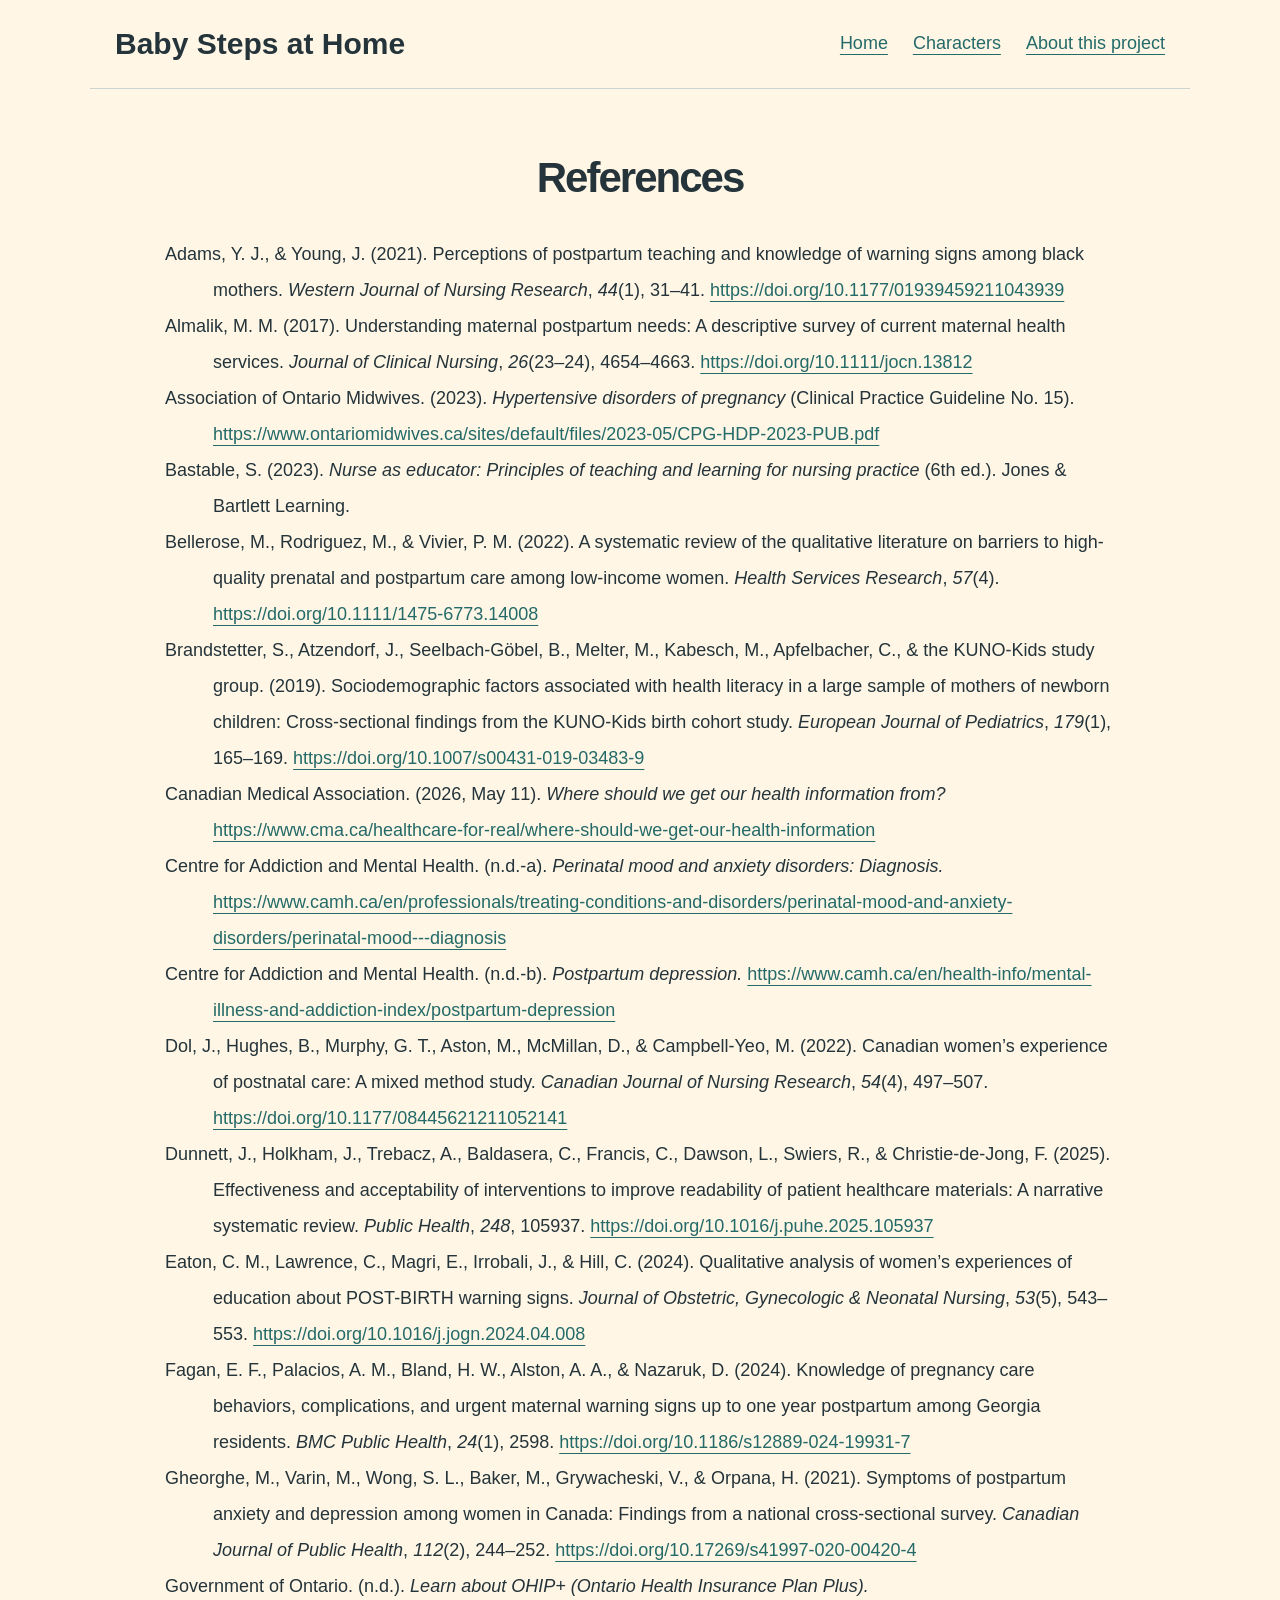
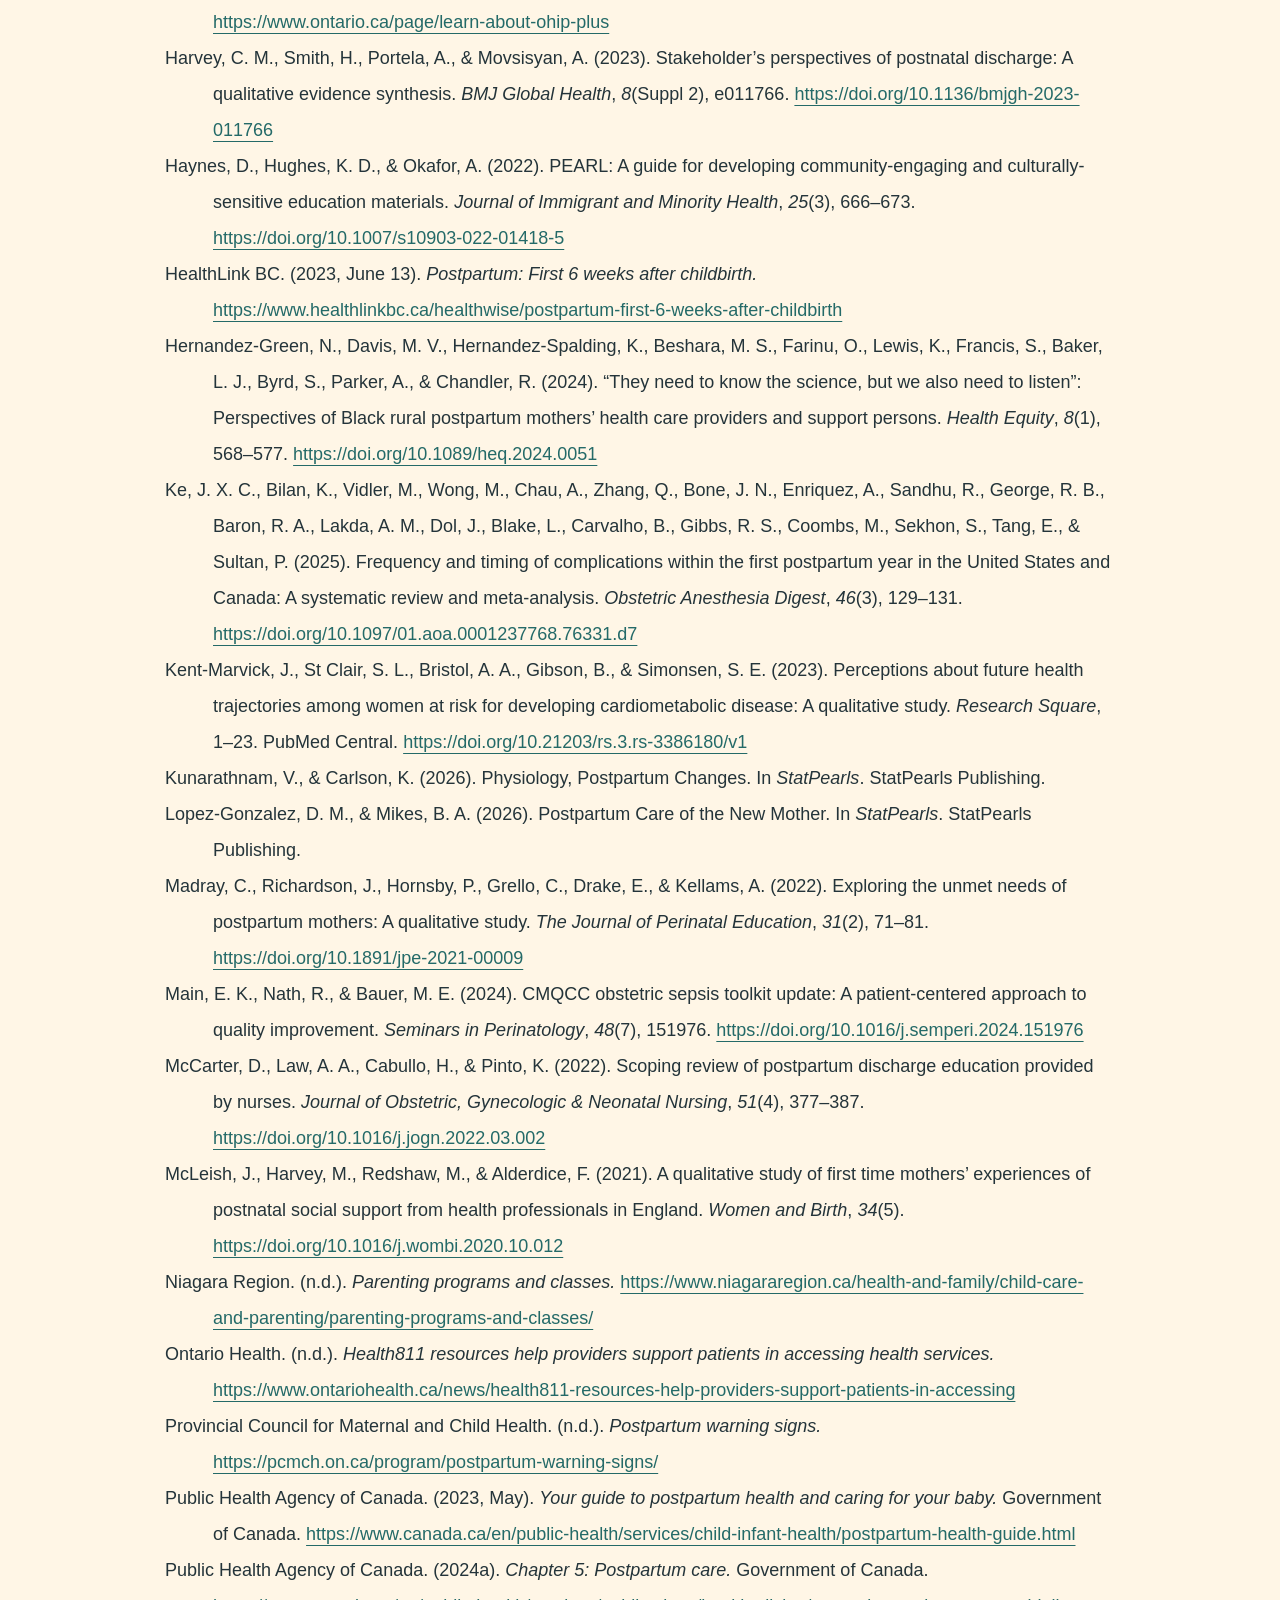
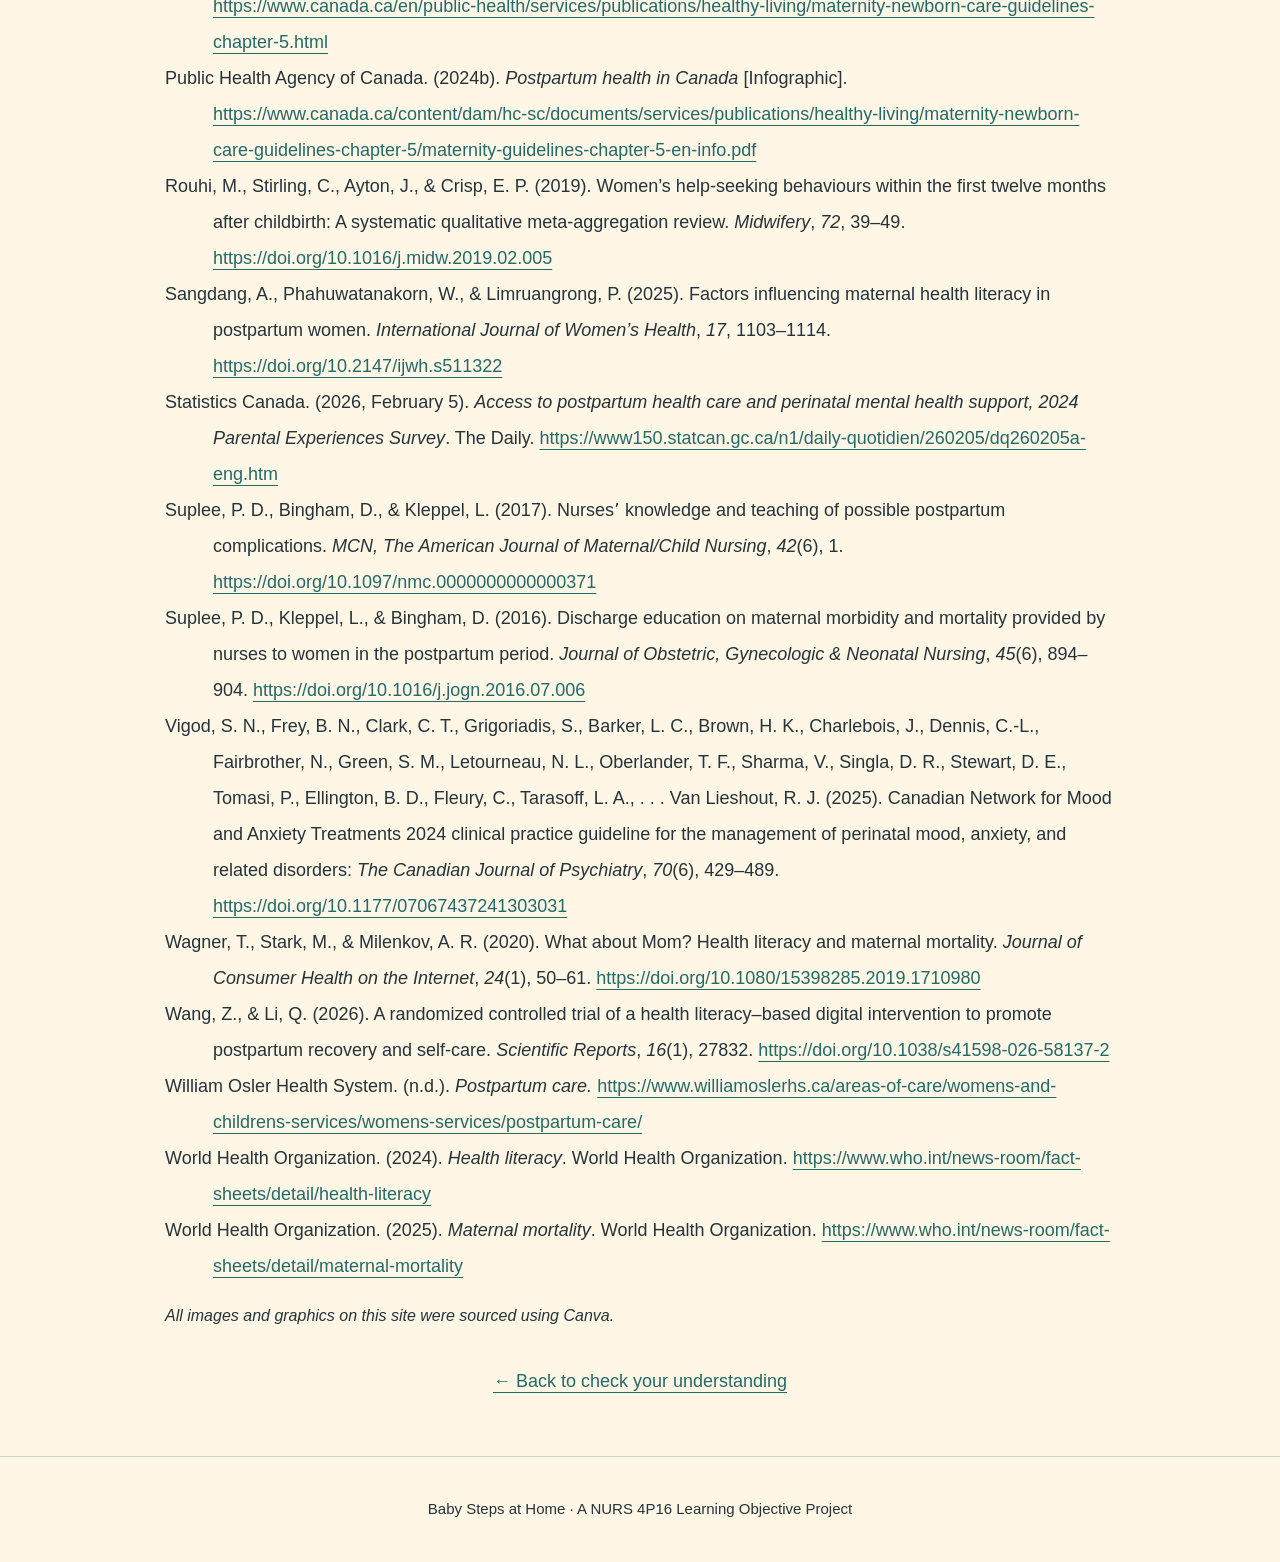
<file: references.html>
<!DOCTYPE html>
<html lang="en">
<head>
  <meta charset="UTF-8">
  <meta name="viewport" content="width=device-width, initial-scale=1.0">
  <title>References | Baby Steps at Home</title>
  <link rel="stylesheet" href="style.css">
  <style>
    .references-page {
      max-width: 950px;
      margin: 0 auto;
      padding: 45px 0 60px;
    }
    .references-page h1 {
      text-align: center;
      font-size: clamp(30px, 4vw, 42px);
    }
    .apa-reference-list {
      margin-top: 35px;
      line-height: 2;
    }
    .apa-reference {
      margin: 0;
      padding-left: 0.5in;
      text-indent: -0.5in;
      overflow-wrap: anywhere;
    }
    .references-actions {
      margin-top: 35px;
      text-align: center;
    }
    @media print {
      .site-header, footer, .skip-link, .references-actions {
        display: none;
      }
      body {
        background: white;
        color: black;
        font-family: "Times New Roman", serif;
        font-size: 12pt;
      }
      main, .references-page {
        max-width: none;
        margin: 0;
        padding: 0;
      }
      .references-page h1 {
        font-size: 12pt;
        font-weight: bold;
      }
      .apa-reference-list {
        margin-top: 0;
      }
      .apa-reference {
        break-inside: avoid;
      }
      .apa-reference a {
        color: black;
        text-decoration: none;
      }
    }
  </style>
</head>
<body>
  <a class="skip-link" href="#main">Skip to content</a>

  <header class="site-header">
    <a class="site-name" href="index.html">Baby Steps at Home</a>
    <nav aria-label="Main navigation">
      <a href="index.html">Home</a>
      <a href="characters.html">Characters</a>
      <a href="index.html#about">About this project</a>
    </nav>
  </header>

  <main id="main">
    <article class="references-page" aria-labelledby="references-heading">
      <h1 id="references-heading">References</h1>

      <div class="apa-reference-list">
        <p class="apa-reference">Adams, Y. J., &amp; Young, J. (2021). Perceptions of postpartum teaching and knowledge of warning signs among black mothers. <em>Western Journal of Nursing Research</em>, <em>44</em>(1), 31–41. <a href="https://doi.org/10.1177/01939459211043939">https://doi.org/10.1177/01939459211043939</a></p>

        <p class="apa-reference">Almalik, M. M. (2017). Understanding maternal postpartum needs: A descriptive survey of current maternal health services. <em>Journal of Clinical Nursing</em>, <em>26</em>(23–24), 4654–4663. <a href="https://doi.org/10.1111/jocn.13812">https://doi.org/10.1111/jocn.13812</a></p>

<p class="apa-reference">
          Association of Ontario Midwives. (2023).
          <em>Hypertensive disorders of pregnancy</em>
          (Clinical Practice Guideline No. 15).
          <a href="https://www.ontariomidwives.ca/sites/default/files/2023-05/CPG-HDP-2023-PUB.pdf">https://www.ontariomidwives.ca/sites/default/files/2023-05/CPG-HDP-2023-PUB.pdf</a>
        </p>

        <p class="apa-reference">Bastable, S. (2023). <em>Nurse as educator: Principles of teaching and learning for nursing practice</em> (6th ed.). Jones &amp; Bartlett Learning.</p>

        <p class="apa-reference">Bellerose, M., Rodriguez, M., &amp; Vivier, P. M. (2022). A systematic review of the qualitative literature on barriers to high‐quality prenatal and postpartum care among low‐income women. <em>Health Services Research</em>, <em>57</em>(4). <a href="https://doi.org/10.1111/1475-6773.14008">https://doi.org/10.1111/1475-6773.14008</a></p>

        <p class="apa-reference">Brandstetter, S., Atzendorf, J., Seelbach-Göbel, B., Melter, M., Kabesch, M., Apfelbacher, C., &amp; the KUNO-Kids study group. (2019). Sociodemographic factors associated with health literacy in a large sample of mothers of newborn children: Cross-sectional findings from the KUNO-Kids birth cohort study. <em>European Journal of Pediatrics</em>, <em>179</em>(1), 165–169. <a href="https://doi.org/10.1007/s00431-019-03483-9">https://doi.org/10.1007/s00431-019-03483-9</a></p>

<p class="apa-reference">
          Canadian Medical Association. (2026, May 11).
          <em>Where should we get our health information from?</em>
          <a href="https://www.cma.ca/healthcare-for-real/where-should-we-get-our-health-information">https://www.cma.ca/healthcare-for-real/where-should-we-get-our-health-information</a>
        </p>

<p class="apa-reference">
          Centre for Addiction and Mental Health. (n.d.-a).
          <em>Perinatal mood and anxiety disorders: Diagnosis.</em>
          <a href="https://www.camh.ca/en/professionals/treating-conditions-and-disorders/perinatal-mood-and-anxiety-disorders/perinatal-mood---diagnosis">https://www.camh.ca/en/professionals/treating-conditions-and-disorders/perinatal-mood-and-anxiety-disorders/perinatal-mood---diagnosis</a>
        </p>

<p class="apa-reference">
          Centre for Addiction and Mental Health. (n.d.-b).
          <em>Postpartum depression.</em>
          <a href="https://www.camh.ca/en/health-info/mental-illness-and-addiction-index/postpartum-depression">https://www.camh.ca/en/health-info/mental-illness-and-addiction-index/postpartum-depression</a>
        </p>

        <p class="apa-reference">Dol, J., Hughes, B., Murphy, G. T., Aston, M., McMillan, D., &amp; Campbell-Yeo, M. (2022). Canadian women’s experience of postnatal care: A mixed method study. <em>Canadian Journal of Nursing Research</em>, <em>54</em>(4), 497–507. <a href="https://doi.org/10.1177/08445621211052141">https://doi.org/10.1177/08445621211052141</a></p>

        <p class="apa-reference">Dunnett, J., Holkham, J., Trebacz, A., Baldasera, C., Francis, C., Dawson, L., Swiers, R., &amp; Christie-de-Jong, F. (2025). Effectiveness and acceptability of interventions to improve readability of patient healthcare materials: A narrative systematic review. <em>Public Health</em>, <em>248</em>, 105937. <a href="https://doi.org/10.1016/j.puhe.2025.105937">https://doi.org/10.1016/j.puhe.2025.105937</a></p>

        <p class="apa-reference">Eaton, C. M., Lawrence, C., Magri, E., Irrobali, J., &amp; Hill, C. (2024). Qualitative analysis of women’s experiences of education about POST-BIRTH warning signs. <em>Journal of Obstetric, Gynecologic &amp; Neonatal Nursing</em>, <em>53</em>(5), 543–553. <a href="https://doi.org/10.1016/j.jogn.2024.04.008">https://doi.org/10.1016/j.jogn.2024.04.008</a></p>

        <p class="apa-reference">Fagan, E. F., Palacios, A. M., Bland, H. W., Alston, A. A., &amp; Nazaruk, D. (2024). Knowledge of pregnancy care behaviors, complications, and urgent maternal warning signs up to one year postpartum among Georgia residents. <em>BMC Public Health</em>, <em>24</em>(1), 2598. <a href="https://doi.org/10.1186/s12889-024-19931-7">https://doi.org/10.1186/s12889-024-19931-7</a></p>

        <p class="apa-reference">Gheorghe, M., Varin, M., Wong, S. L., Baker, M., Grywacheski, V., &amp; Orpana, H. (2021). Symptoms of postpartum anxiety and depression among women in Canada: Findings from a national cross-sectional survey. <em>Canadian Journal of Public Health</em>, <em>112</em>(2), 244–252. <a href="https://doi.org/10.17269/s41997-020-00420-4">https://doi.org/10.17269/s41997-020-00420-4</a></p>

<p class="apa-reference">
          Government of Ontario. (n.d.).
          <em>Learn about OHIP+ (Ontario Health Insurance Plan Plus).</em>
          <a href="https://www.ontario.ca/page/learn-about-ohip-plus">https://www.ontario.ca/page/learn-about-ohip-plus</a>
        </p>

        <p class="apa-reference">Harvey, C. M., Smith, H., Portela, A., &amp; Movsisyan, A. (2023). Stakeholder’s perspectives of postnatal discharge: A qualitative evidence synthesis. <em>BMJ Global Health</em>, <em>8</em>(Suppl 2), e011766. <a href="https://doi.org/10.1136/bmjgh-2023-011766">https://doi.org/10.1136/bmjgh-2023-011766</a></p>

        <p class="apa-reference">Haynes, D., Hughes, K. D., &amp; Okafor, A. (2022). PEARL: A guide for developing community-engaging and culturally-sensitive education materials. <em>Journal of Immigrant and Minority Health</em>, <em>25</em>(3), 666–673. <a href="https://doi.org/10.1007/s10903-022-01418-5">https://doi.org/10.1007/s10903-022-01418-5</a></p>

<p class="apa-reference">
          HealthLink BC. (2023, June 13).
          <em>Postpartum: First 6 weeks after childbirth.</em>
          <a href="https://www.healthlinkbc.ca/healthwise/postpartum-first-6-weeks-after-childbirth">https://www.healthlinkbc.ca/healthwise/postpartum-first-6-weeks-after-childbirth</a>
        </p>

        <p class="apa-reference">Hernandez-Green, N., Davis, M. V., Hernandez-Spalding, K., Beshara, M. S., Farinu, O., Lewis, K., Francis, S., Baker, L. J., Byrd, S., Parker, A., &amp; Chandler, R. (2024). “They need to know the science, but we also need to listen”: Perspectives of Black rural postpartum mothers’ health care providers and support persons. <em>Health Equity</em>, <em>8</em>(1), 568–577. <a href="https://doi.org/10.1089/heq.2024.0051">https://doi.org/10.1089/heq.2024.0051</a></p>

        <p class="apa-reference">Ke, J. X. C., Bilan, K., Vidler, M., Wong, M., Chau, A., Zhang, Q., Bone, J. N., Enriquez, A., Sandhu, R., George, R. B., Baron, R. A., Lakda, A. M., Dol, J., Blake, L., Carvalho, B., Gibbs, R. S., Coombs, M., Sekhon, S., Tang, E., &amp; Sultan, P. (2025). Frequency and timing of complications within the first postpartum year in the United States and Canada: A systematic review and meta-analysis. <em>Obstetric Anesthesia Digest</em>, <em>46</em>(3), 129–131. <a href="https://doi.org/10.1097/01.aoa.0001237768.76331.d7">https://doi.org/10.1097/01.aoa.0001237768.76331.d7</a></p>

        <p class="apa-reference">Kent-Marvick, J., St Clair, S. L., Bristol, A. A., Gibson, B., &amp; Simonsen, S. E. (2023). Perceptions about future health trajectories among women at risk for developing cardiometabolic disease: A qualitative study. <em>Research Square</em>, 1–23. PubMed Central. <a href="https://doi.org/10.21203/rs.3.rs-3386180/v1">https://doi.org/10.21203/rs.3.rs-3386180/v1</a></p>

        <p class="apa-reference">Kunarathnam, V., &amp; Carlson, K. (2026). Physiology, Postpartum Changes. In <em>StatPearls</em>. StatPearls Publishing.</p>

        <p class="apa-reference">Lopez-Gonzalez, D. M., &amp; Mikes, B. A. (2026). Postpartum Care of the New Mother. In <em>StatPearls</em>. StatPearls Publishing.</p>

        <p class="apa-reference">Madray, C., Richardson, J., Hornsby, P., Grello, C., Drake, E., &amp; Kellams, A. (2022). Exploring the unmet needs of postpartum mothers: A qualitative study. <em>The Journal of Perinatal Education</em>, <em>31</em>(2), 71–81. <a href="https://doi.org/10.1891/jpe-2021-00009">https://doi.org/10.1891/jpe-2021-00009</a></p>

        <p class="apa-reference">Main, E. K., Nath, R., &amp; Bauer, M. E. (2024). CMQCC obstetric sepsis toolkit update: A patient-centered approach to quality improvement. <em>Seminars in Perinatology</em>, <em>48</em>(7), 151976. <a href="https://doi.org/10.1016/j.semperi.2024.151976">https://doi.org/10.1016/j.semperi.2024.151976</a></p>

        <p class="apa-reference">McCarter, D., Law, A. A., Cabullo, H., &amp; Pinto, K. (2022). Scoping review of postpartum discharge education provided by nurses. <em>Journal of Obstetric, Gynecologic &amp; Neonatal Nursing</em>, <em>51</em>(4), 377–387. <a href="https://doi.org/10.1016/j.jogn.2022.03.002">https://doi.org/10.1016/j.jogn.2022.03.002</a></p>

        <p class="apa-reference">McLeish, J., Harvey, M., Redshaw, M., &amp; Alderdice, F. (2021). A qualitative study of first time mothers’ experiences of postnatal social support from health professionals in England. <em>Women and Birth</em>, <em>34</em>(5). <a href="https://doi.org/10.1016/j.wombi.2020.10.012">https://doi.org/10.1016/j.wombi.2020.10.012</a></p>

<p class="apa-reference">
          Niagara Region. (n.d.).
          <em>Parenting programs and classes.</em>
          <a href="https://www.niagararegion.ca/health-and-family/child-care-and-parenting/parenting-programs-and-classes/">https://www.niagararegion.ca/health-and-family/child-care-and-parenting/parenting-programs-and-classes/</a>
        </p>

<p class="apa-reference">
          Ontario Health. (n.d.).
          <em>Health811 resources help providers support patients in accessing health services.</em>
          <a href="https://www.ontariohealth.ca/news/health811-resources-help-providers-support-patients-in-accessing">https://www.ontariohealth.ca/news/health811-resources-help-providers-support-patients-in-accessing</a>
        </p>

<p class="apa-reference">
          Provincial Council for Maternal and Child Health. (n.d.).
          <em>Postpartum warning signs.</em>
          <a href="https://pcmch.on.ca/program/postpartum-warning-signs/">https://pcmch.on.ca/program/postpartum-warning-signs/</a>
        </p>

<p class="apa-reference">
          Public Health Agency of Canada. (2023, May).
          <em>Your guide to postpartum health and caring for your baby.</em>
          Government of Canada.
          <a href="https://www.canada.ca/en/public-health/services/child-infant-health/postpartum-health-guide.html">https://www.canada.ca/en/public-health/services/child-infant-health/postpartum-health-guide.html</a>
        </p>

        <p class="apa-reference">Public Health Agency of Canada. (2024a). <em>Chapter 5: Postpartum care.</em> Government of Canada. <a href="https://www.canada.ca/en/public-health/services/publications/healthy-living/maternity-newborn-care-guidelines-chapter-5.html">https://www.canada.ca/en/public-health/services/publications/healthy-living/maternity-newborn-care-guidelines-chapter-5.html</a></p>

        <p class="apa-reference">Public Health Agency of Canada. (2024b). <em>Postpartum health in Canada</em> [Infographic]. <a href="https://www.canada.ca/content/dam/hc-sc/documents/services/publications/healthy-living/maternity-newborn-care-guidelines-chapter-5/maternity-guidelines-chapter-5-en-info.pdf">https://www.canada.ca/content/dam/hc-sc/documents/services/publications/healthy-living/maternity-newborn-care-guidelines-chapter-5/maternity-guidelines-chapter-5-en-info.pdf</a></p>

        <p class="apa-reference">Rouhi, M., Stirling, C., Ayton, J., &amp; Crisp, E. P. (2019). Women’s help-seeking behaviours within the first twelve months after childbirth: A systematic qualitative meta-aggregation review. <em>Midwifery</em>, <em>72</em>, 39–49. <a href="https://doi.org/10.1016/j.midw.2019.02.005">https://doi.org/10.1016/j.midw.2019.02.005</a></p>

        <p class="apa-reference">Sangdang, A., Phahuwatanakorn, W., &amp; Limruangrong, P. (2025). Factors influencing maternal health literacy in postpartum women. <em>International Journal of Women’s Health</em>, <em>17</em>, 1103–1114. <a href="https://doi.org/10.2147/ijwh.s511322">https://doi.org/10.2147/ijwh.s511322</a></p>

        <p class="apa-reference">Statistics Canada. (2026, February 5). <em>Access to postpartum health care and perinatal mental health support, 2024 Parental Experiences Survey</em>. The Daily. <a href="https://www150.statcan.gc.ca/n1/daily-quotidien/260205/dq260205a-eng.htm">https://www150.statcan.gc.ca/n1/daily-quotidien/260205/dq260205a-eng.htm</a></p>

        <p class="apa-reference">Suplee, P. D., Bingham, D., &amp; Kleppel, L. (2017). Nursesʼ knowledge and teaching of possible postpartum complications. <em>MCN, The American Journal of Maternal/Child Nursing</em>, <em>42</em>(6), 1. <a href="https://doi.org/10.1097/nmc.0000000000000371">https://doi.org/10.1097/nmc.0000000000000371</a></p>

        <p class="apa-reference">Suplee, P. D., Kleppel, L., &amp; Bingham, D. (2016). Discharge education on maternal morbidity and mortality provided by nurses to women in the postpartum period. <em>Journal of Obstetric, Gynecologic &amp; Neonatal Nursing</em>, <em>45</em>(6), 894–904. <a href="https://doi.org/10.1016/j.jogn.2016.07.006">https://doi.org/10.1016/j.jogn.2016.07.006</a></p>

        <p class="apa-reference">Vigod, S. N., Frey, B. N., Clark, C. T., Grigoriadis, S., Barker, L. C., Brown, H. K., Charlebois, J., Dennis, C.-L., Fairbrother, N., Green, S. M., Letourneau, N. L., Oberlander, T. F., Sharma, V., Singla, D. R., Stewart, D. E., Tomasi, P., Ellington, B. D., Fleury, C., Tarasoff, L. A., . . . Van Lieshout, R. J. (2025). Canadian Network for Mood and Anxiety Treatments 2024 clinical practice guideline for the management of perinatal mood, anxiety, and related disorders: <em>The Canadian Journal of Psychiatry</em>, <em>70</em>(6), 429–489. <a href="https://doi.org/10.1177/07067437241303031">https://doi.org/10.1177/07067437241303031</a></p>

        <p class="apa-reference">Wagner, T., Stark, M., &amp; Milenkov, A. R. (2020). What about Mom? Health literacy and maternal mortality. <em>Journal of Consumer Health on the Internet</em>, <em>24</em>(1), 50–61. <a href="https://doi.org/10.1080/15398285.2019.1710980">https://doi.org/10.1080/15398285.2019.1710980</a></p>

        <p class="apa-reference">Wang, Z., &amp; Li, Q. (2026). A randomized controlled trial of a health literacy–based digital intervention to promote postpartum recovery and self-care. <em>Scientific Reports</em>, <em>16</em>(1), 27832. <a href="https://doi.org/10.1038/s41598-026-58137-2">https://doi.org/10.1038/s41598-026-58137-2</a></p>

<p class="apa-reference">
          William Osler Health System. (n.d.).
          <em>Postpartum care.</em>
          <a href="https://www.williamoslerhs.ca/areas-of-care/womens-and-childrens-services/womens-services/postpartum-care/">https://www.williamoslerhs.ca/areas-of-care/womens-and-childrens-services/womens-services/postpartum-care/</a>
        </p>

        <p class="apa-reference">World Health Organization. (2024). <em>Health literacy</em>. World Health Organization. <a href="https://www.who.int/news-room/fact-sheets/detail/health-literacy">https://www.who.int/news-room/fact-sheets/detail/health-literacy</a></p>

        <p class="apa-reference">World Health Organization. (2025). <em>Maternal mortality</em>. World Health Organization. <a href="https://www.who.int/news-room/fact-sheets/detail/maternal-mortality">https://www.who.int/news-room/fact-sheets/detail/maternal-mortality</a></p>

        <p class="small-text">
        <em>All images and graphics on this site were sourced using Canva.</em>
       </p>
      </div>

      <div class="references-actions">
        <a href="finish.html">&larr; Back to check your understanding</a>
      </div>
    </article>
  </main>

  <footer>
    <p>Baby Steps at Home &middot; A NURS 4P16 Learning Objective Project</p>
  </footer>
</body>
</html>
</file>
<file: style.css>
/* Variables let us change the entire colour scheme in one place. */
:root {
  --cream: #fff6e6;
  --ink: #24343a;
  --teal: #246a68;
  --sage: #e3ece5;
  --accent: #92503c;
}

* { box-sizing: border-box; }
html { scroll-padding-top: 2rem; }
body {
  margin: 0;
  background: var(--cream);
  color: var(--ink);
  font-family: Arial, Helvetica, sans-serif;
  font-size: 18px;
  line-height: 1.65;
}
a { color: var(--teal); text-underline-offset: 5px; }
a:focus-visible { outline: 3px solid var(--ink); outline-offset: 5px; }
.skip-link { position: absolute; top: -100px; background: white; padding: 12px; }
.skip-link:focus { top: 8px; }
.site-header {
  max-width: 1100px;
  margin: auto;
  padding: 25px;
  display: flex;
  justify-content: space-between;
  align-items: center;
  gap: 20px;
  border-bottom: 1px solid #cad5cf;
}
.site-name { color: var(--ink); font-size: 23px; font-weight: bold; text-decoration: none; }
nav { display: flex; gap: 25px; flex-wrap: wrap; }
main { max-width: 1100px; margin: auto; padding: 0 25px; }
.hero { padding: 75px 0 60px; max-width: 820px; }
.eyebrow { color: var(--accent); font-weight: bold; font-size: 16px; }
h1 { font-size: clamp(38px, 6vw, 68px); line-height: 1.12; letter-spacing: -2px; margin: 20px 0; }
h2 { font-size: 30px; line-height: 1.25; margin-top: 0; }
h3 { font-size: 20px; margin-bottom: 5px; }
.introduction { max-width: 660px; font-size: 21px; margin-bottom: 30px; }
.button { display: inline-block; padding: 15px 24px; background: var(--teal); color: white; border-radius: 8px; text-decoration: none; font-weight: bold; }
.button:hover { background: #194e4c; }
.small-text { font-size: 16px; }
.panel { background: var(--sage); border-radius: 16px; padding: 35px; }
.steps { padding-left: 25px; }
.steps li { padding-left: 8px; margin-bottom: 22px; }
.steps p { margin-top: 0; max-width: 700px; }
.development-note { border-top: 1px solid #b6c9bd; padding-top: 20px; font-size: 16px; }
.about { padding: 50px 0; max-width: 760px; }
footer { padding: 25px; text-align: center; border-top: 1px solid #cad5cf; font-size: 15px; }

/* This rule rearranges the header on narrower screens. */
@media (max-width: 600px) {
  .site-header { align-items: flex-start; flex-direction: column; }
  .hero { padding-top: 45px; }
  .panel { padding: 25px; }
  h1 { letter-spacing: -1px; }
}

/* Welcome text and house sit beside each other. */
.hero {
  display: grid;
  grid-template-columns: minmax(0, 1fr) minmax(0, 1fr);
  align-items: center;
  gap: 30px;

  width: 100%;
  max-width: none;
  padding: 35px 0 50px;
}

.hero-text {
  min-width: 0;
}

.hero h1 {
  font-size: clamp(36px, 4.5vw, 56px);
}

.hero .introduction {
  font-size: 19px;
}

/* Keep the image proportional. */
.hero-house {
  display: block;
  width: 100%;
  height: auto;
}

/* Stack the image below the text on smaller screens. */
@media (max-width: 800px) {
  .hero {
    grid-template-columns: 1fr;
    gap: 25px;
    padding: 25px 0 50px;
  }

  .hero-house {
    max-width: 500px;
    margin: 0 auto;
  }
}

/* Character selection page */
.character-section {
  padding: 45px 0 60px;
}

.character-section h1 {
  font-size: clamp(34px, 5vw, 48px);
  letter-spacing: -1px;
}

.character-introduction {
  max-width: 720px;
  margin-bottom: 30px;
}

.character-options {
  border: 0;
  padding: 0;
  margin: 0;
  min-width: 0;
  display: grid;
  grid-template-columns: repeat(2, minmax(0, 1fr));
  gap: 22px;
}

.character-options legend {
  padding: 0;
  margin-bottom: 18px;
  font-weight: bold;
}

.character-option {
  position: relative;
  min-width: 0;
}

.character-option input {
  position: absolute;
  top: 18px;
  right: 18px;
  width: 22px;
  height: 22px;
  margin: 0;
  accent-color: var(--teal);
  z-index: 1;
  cursor: pointer;
}

.character-card {
  display: flex;
  align-items: center;
  gap: 20px;
  height: 100%;
  padding: 35px 30px 30px 22px;
  border: 3px solid transparent;
  border-radius: 22px;
  background: var(--sage);
  cursor: pointer;
}

.character-card:hover {
  border-color: #a0b9aa;
}

.character-option input:checked + .character-card {
  border-color: var(--teal);
  background: #dce9df;
}

.character-option input:focus-visible + .character-card {
  outline: 3px solid var(--ink);
  outline-offset: 5px;
}

.character-portrait {
  display: flex;
  align-items: center;
  justify-content: center;
  flex-shrink: 0;
  width: 115px;
  height: 115px;
  border: 3px solid var(--cream);
  border-radius: 50%;
  font-size: 42px;
  font-weight: bold;
}

.portrait-alex {
  background: #f0dfbd;
  color: var(--teal);
}

.portrait-jordan {
  background: #efd7cc;
  color: var(--ink);
}

.character-description {
  display: block;
  font-size: 17px;
  line-height: 1.5;
}

.character-name {
  display: block;
  margin-bottom: 8px;
  font-size: 27px;
  font-weight: bold;
}

.character-note {
  max-width: 720px;
  margin: 25px 0;
  font-size: 16px;
}

.character-actions {
  display: flex;
  align-items: center;
  justify-content: center;
  flex-wrap: wrap;
  gap: 25px;
  margin-top: 30px;
}

button.button {
  font: inherit;
  font-weight: bold;
  border: 0;
  cursor: pointer;
}

button.button:focus-visible {
  outline: 3px solid var(--ink);
  outline-offset: 5px;
}

@media (max-width: 800px) {
  .character-options {
    grid-template-columns: 1fr;
  }
}

@media (max-width: 400px) {
  .character-card {
    flex-direction: column;
    align-items: flex-start;
  }
}

/* Get to know your character */
.profile-page {
  padding: 45px 0 60px;
}

.profile-intro {
  display: grid;
  grid-template-columns: minmax(180px, 280px) minmax(0, 1fr);
  align-items: center;
  gap: 40px;
  margin-bottom: 40px;
}

.profile-portrait {
  display: block;
  width: 100%;
  max-width: 280px;
  height: auto;
  margin: 0 auto;
}

.profile-intro h1 {
  font-size: clamp(34px, 4.5vw, 48px);
  letter-spacing: -1px;
}

.profile-intro h2 {
  font-size: 23px;
}

.profile-bubbles {
  display: grid;
  grid-template-columns: repeat(3, minmax(0, 1fr));
  gap: 22px;
}

.profile-bubble {
  padding: 28px;
  border-radius: 24px;
  background: var(--sage);
}

.profile-bubble h2 {
  font-size: 24px;
  color: var(--teal);
}

.profile-bubble p,
.profile-bubble blockquote {
  font-size: 17px;
}

.profile-bubble blockquote {
  margin: 0 0 18px;
  font-style: italic;
}

.profile-bubble p:last-child {
  margin-bottom: 0;
}

.profile-next {
  max-width: 760px;
  margin: 45px auto 0;
  text-align: center;
}

.profile-next h2 {
  font-size: 27px;
}

.profile-actions {
  display: flex;
  justify-content: center;
  align-items: center;
  flex-wrap: wrap;
  gap: 22px;
  margin: 25px 0;
}

@media (max-width: 900px) {
  .profile-bubbles {
    grid-template-columns: 1fr;
  }
}

@media (max-width: 650px) {
  .profile-intro {
    grid-template-columns: 1fr;
    gap: 20px;
  }

  .profile-portrait {
    max-width: 220px;
  }

  .profile-page {
    padding-top: 30px;
  }
}

/* Plant and books beside the character page buttons */
.character-bottom {
  display: grid;
  grid-template-columns: minmax(0, 260px) minmax(0, 1fr);
  align-items: center;
  gap: 30px;
  margin-top: 25px;
}

.character-decoration {
  display: block;
  width: 100%;
  height: auto;
}

.character-bottom .character-actions {
  margin-top: 0;
}

@media (max-width: 650px) {
  .character-bottom {
    grid-template-columns: 1fr;
    gap: 20px;
  }

  .character-decoration {
    max-width: 200px;
    margin: 0 auto;
  }
}

/* Story scenes */
.scene-page {
  max-width: 950px;
  margin: 0 auto;
  padding: 40px 0 60px;
}

.scene-page [hidden] {
  display: none;
}

.scene-header {
  margin-bottom: 30px;
}

.scene-header h1 {
  font-size: clamp(34px, 4.5vw, 48px);
  letter-spacing: -1px;
}

.story-bubble {
  padding: 28px 32px;
  background: var(--sage);
  border-radius: 24px;
}

.story-bubble p:first-child {
  margin-top: 0;
}

.story-bubble p:last-child {
  margin-bottom: 0;
}

.story-bubble blockquote {
  margin: 20px 0 0;
  font-style: italic;
  font-size: 21px;
  color: var(--teal);
}

.scene-question {
  margin-top: 30px;
}

.scene-choices {
  display: grid;
  gap: 14px;
  border: 0;
  padding: 0;
  margin: 0 0 22px;
  min-width: 0;
}

.scene-choices legend {
  padding: 0;
  margin-bottom: 20px;
  font-size: 24px;
  line-height: 1.4;
  font-weight: bold;
}

.scene-choice {
  display: flex;
  align-items: flex-start;
  gap: 14px;
  padding: 20px;
  background: #e3ece5;
  border: 2px solid #bdcfc3;
  border-radius: 16px;
  cursor: pointer;
}

.scene-choice:hover {
  border-color: var(--teal);
}

.scene-choice:focus-within {
  outline: 3px solid var(--teal);
  outline-offset: 3px;
}

.scene-choice input {
  flex-shrink: 0;
  width: 21px;
  height: 21px;
  margin: 5px 0 0;
  accent-color: var(--teal);
}

.scene-feedback {
  margin-top: 25px;
  padding: 25px 28px;
  background: #edf3ee;
  border-left: 5px solid var(--teal);
  border-radius: 0 18px 18px 0;
}

.scene-feedback:focus-visible {
  outline: 3px solid var(--teal);
  outline-offset: 4px;
}

.scene-feedback h2 {
  font-size: 24px;
}

.scene-feedback p:last-child {
  margin-bottom: 0;
}

.scene-part {
  margin-top: 50px;
}

.scene-part > h2 {
  font-size: 29px;
}

.scene-illustrated {
  display: grid;
  grid-template-columns: minmax(0, 1fr) minmax(0, 300px);
  align-items: center;
  gap: 25px;
}

.scene-car {
  display: block;
  width: 100%;
  height: auto;
}

.scene-ending {
  margin-top: 40px;
}

.scene-takeaway {
  padding: 25px 28px;
  border-radius: 20px;
  background: #f4e5d5;
}

.scene-takeaway h2 {
  font-size: 27px;
}

.scene-takeaway p {
  margin-bottom: 0;
}

.scene-ending > p {
  margin: 25px 0;
}

.scene-sources {
  margin-top: 40px;
  padding-top: 15px;
  border-top: 1px solid #cad5cf;
  font-size: 15px;
}

@media (max-width: 750px) {
  .scene-illustrated {
    grid-template-columns: 1fr;
  }

  .scene-car {
    max-width: 300px;
    margin: 0 auto;
  }

  .story-bubble {
    padding: 24px;
  }

  .scene-choice {
    padding: 16px;
  }
}

/* Scene 2: encouragement and optional writing practice */
.scene-encouragement {
  margin-top: 25px;
  padding: 22px 28px;
  border-radius: 20px;
  background: #f4e5d5;
}

.scene-encouragement p {
  margin: 0;
}

.practice-panel {
  padding: 28px;
  border-radius: 24px;
  background: var(--sage);
}

.practice-panel h2 {
  font-size: 29px;
}

.practice-panel > .eyebrow {
  margin-top: 0;
}

.practice-panel > label {
  display: block;
  font-weight: bold;
}

.practice-input {
  display: block;
  width: 100%;
  min-height: 150px;
  margin: 18px 0 22px;
  padding: 16px;
  border: 2px solid #78998a;
  border-radius: 12px;
  background: var(--cream);
  color: var(--ink);
  font: inherit;
  line-height: 1.6;
  resize: vertical;
}

.practice-input::placeholder {
  color: #52636a;
  opacity: 1;
}

.practice-input:focus-visible {
  outline: 3px solid var(--teal);
  outline-offset: 3px;
}

.practice-panel blockquote {
  margin: 15px 0;
  font-style: italic;
}

.practice-panel .scene-feedback h3 {
  margin-top: 0;
}

@media (max-width: 600px) {
  .practice-panel {
    padding: 22px;
  }
}

/* Calendar beside Alex’s follow-up story */
.scene-calendar {
  display: block;
  width: 100%;
  height: auto;
}

@media (max-width: 750px) {
  .scene-calendar {
    max-width: 300px;
    margin: 0 auto;
  }
}

/* Scene 3: phone illustration */
.scene-phone {
  display: block;
  width: 100%;
  height: auto;
}

/* Emergency information stays visible */
.scene-emergency {
  margin-bottom: 30px;
  padding: 22px 26px;
  background: #f4e5d5;
  border: 2px solid var(--accent);
  border-radius: 18px;
}

.scene-emergency h2 {
  font-size: 23px;
  color: var(--accent);
}

.scene-emergency p:last-child {
  margin-bottom: 0;
}

/* Expandable comparison bubbles */
.mood-comparisons {
  display: grid;
  gap: 16px;
}

.mood-bubble {
  background: var(--sage);
  border: 2px solid #bdcfc3;
  border-radius: 20px;
}

.mood-bubble summary {
  padding: 22px 25px;
  color: var(--teal);
  font-size: 23px;
  font-weight: bold;
  cursor: pointer;
}

.mood-bubble summary:hover {
  text-decoration: underline;
  text-underline-offset: 5px;
}

.mood-bubble summary:focus-visible {
  outline: 3px solid var(--teal);
  outline-offset: 4px;
  border-radius: 16px;
}

.mood-bubble[open] {
  border-color: var(--teal);
}

.mood-bubble-content {
  padding: 0 25px 25px;
}

.mood-bubble-content h3 {
  margin-top: 20px;
}

.mood-bubble-content h3:first-child {
  margin-top: 0;
}

.mood-bubble-content p:last-child {
  margin-bottom: 0;
}

/* Support resource cards */
.support-resources {
  display: grid;
  grid-template-columns: repeat(3, minmax(0, 1fr));
  gap: 18px;
}

.support-resource {
  padding: 24px;
  background: var(--sage);
  border-radius: 20px;
}

.support-resource h3 {
  margin-top: 0;
  color: var(--teal);
}

.support-resource p {
  font-size: 17px;
}

.support-resource a {
  font-weight: bold;
}

@media (max-width: 800px) {
  .support-resources {
    grid-template-columns: 1fr;
  }
}

@media (max-width: 750px) {
  .scene-phone {
    max-width: 280px;
    margin: 0 auto;
  }
}

/* Jordan’s conversation with the nurse */
.scene-conversation {
  display: block;
  width: 100%;
  height: auto;
}

.scene-example-quote {
  margin: 18px 0;
  font-style: italic;
  color: var(--teal);
}

@media (max-width: 750px) {
  .scene-conversation {
    max-width: 360px;
    margin: 0 auto;
  }
}

/* Jordan Scene 2: guided conversation builder */
.phrase-builder {
  display: grid;
  gap: 22px;
  padding: 28px;
  border-radius: 24px;
  background: var(--sage);
}

.phrase-step label {
  display: block;
  margin-bottom: 10px;
  font-weight: bold;
  color: var(--teal);
}

.phrase-step select {
  display: block;
  width: 100%;
  min-height: 52px;
  padding: 12px;
  border: 2px solid #78998a;
  border-radius: 10px;
  background: var(--cream);
  color: var(--ink);
  font: inherit;
}

.phrase-step select:focus-visible {
  outline: 3px solid var(--teal);
  outline-offset: 3px;
}

.phrase-builder > .button {
  justify-self: start;
}

#built-response h3,
#plan-feedback h3 {
  margin-top: 0;
}

/* Illustrations inside the expandable care cards */
.care-card-layout {
  display: grid;
  grid-template-columns: minmax(0, 1fr) minmax(0, 220px);
  align-items: center;
  gap: 25px;
}

.care-card-layout h3 {
  margin-top: 0;
}

.care-image {
  display: block;
  width: 100%;
  max-width: 220px;
  height: auto;
  margin: 0 auto;
}

.medication-image {
  max-width: 140px;
}

@media (max-width: 650px) {
  .phrase-builder {
    padding: 22px;
  }

  .care-card-layout {
    grid-template-columns: 1fr;
    gap: 15px;
  }

  .phrase-step select {
    font-size: 16px;
  }
}

/* Jordan Scene 3: information illustrations */
.scene-learning-image {
  display: block;
  width: 100%;
  max-width: 300px;
  height: auto;
  margin: 0 auto;
}

.pamphlet-image {
  max-width: 220px;
}

/* Fictional search-result cards */
.source-card-grid {
  display: grid;
  grid-template-columns: repeat(3, minmax(0, 1fr));
  gap: 18px;
  margin-top: 25px;
}

.source-card {
  min-width: 0;
  padding: 24px;
  border: 2px solid #bdcfc3;
  border-radius: 22px;
  background: var(--sage);
}

.source-card .eyebrow {
  margin-top: 0;
  font-size: 14px;
}

.source-card h3 {
  margin-top: 0;
  font-size: 22px;
  line-height: 1.35;
}

.source-card p,
.source-card blockquote {
  font-size: 16px;
  line-height: 1.6;
}

.source-card blockquote {
  margin: 18px 0;
  font-style: italic;
}

.source-card p:last-child {
  margin-bottom: 0;
}

.source-ending {
  margin-top: 25px;
}

.phrase-step select[aria-invalid="true"] {
  border-color: var(--accent);
}

@media (max-width: 850px) {
  .source-card-grid {
    grid-template-columns: 1fr;
  }
}

/* Shared knowledge check and feedback page */
.finish-page {
  max-width: 950px;
}

.quiz-question-card {
  margin-bottom: 28px;
  padding: 28px;
  border-radius: 24px;
  background: var(--sage);
}

.quiz-question-card h2 {
  font-size: 25px;
}

.quiz-question-card legend {
  font-size: 19px;
  font-weight: normal;
}

.quiz-question-card .scene-choice {
  background: var(--cream);
}

.quiz-question-card .scene-choices {
  margin-bottom: 0;
}

.quiz-score {
  color: var(--teal);
  font-size: 25px;
  font-weight: bold;
}

.answer-explanation {
  margin: 18px 0;
  padding: 22px 25px;
  border-radius: 18px;
  background: var(--sage);
}

.answer-explanation h3 {
  margin-top: 0;
}

.answer-explanation p:last-child {
  margin-bottom: 0;
}

.answer-outcome {
  color: var(--teal);
  font-weight: bold;
}

.finish-actions {
  display: flex;
  align-items: center;
  flex-wrap: wrap;
  gap: 18px;
  margin: 28px 0;
}

.button-secondary {
  background: var(--sage);
  color: var(--teal);
}

.button-secondary:hover {
  background: #d4e2d8;
}

.finish-page button.button {
  font: inherit;
  font-weight: bold;
  border: 0;
  cursor: pointer;
}

.finish-page button:focus-visible,
.finish-page [tabindex="-1"]:focus-visible {
  outline: 3px solid var(--teal);
  outline-offset: 5px;
}

/* Feedback introduction and plant */
.feedback-intro {
  display: grid;
  grid-template-columns: minmax(0, 1fr) 140px;
  align-items: center;
  gap: 25px;
  margin-bottom: 25px;
}

.feedback-intro h2 {
  font-size: 32px;
}

.feedback-plant {
  display: block;
  width: 100%;
  height: auto;
  max-height: 200px;
  object-fit: contain;
}

/* Choose a feedback perspective */
.reviewer-options {
  display: grid;
  grid-template-columns: repeat(2, minmax(0, 1fr));
  gap: 20px;
}

.reviewer-option {
  padding: 25px;
  border: 3px solid transparent;
  border-radius: 22px;
  background: var(--sage);
  color: var(--ink);
  font: inherit;
  text-align: left;
  cursor: pointer;
}

.reviewer-option strong {
  display: block;
  margin-bottom: 10px;
  font-size: 23px;
  color: var(--teal);
}

.reviewer-option span {
  display: block;
  font-size: 17px;
}

.reviewer-option:hover,
.reviewer-option[aria-pressed="true"] {
  border-color: var(--teal);
}

.feedback-panel {
  margin-top: 28px;
  padding: 28px;
  border-radius: 24px;
  background: var(--sage);
}

.feedback-panel > h3 {
  margin-top: 0;
  font-size: 27px;
}

.feedback-field {
  margin: 25px 0;
}

.feedback-field label {
  display: block;
  margin-bottom: 10px;
  font-weight: bold;
}

.feedback-field select {
  display: block;
  width: 100%;
  min-height: 50px;
  padding: 12px;
  border: 2px solid #78998a;
  border-radius: 10px;
  background: var(--cream);
  color: var(--ink);
  font: inherit;
}

.feedback-field select:focus-visible {
  outline: 3px solid var(--teal);
  outline-offset: 3px;
}

.text-button {
  padding: 5px 0;
  border: 0;
  background: transparent;
  color: var(--teal);
  font: inherit;
  text-decoration: underline;
  text-underline-offset: 5px;
  cursor: pointer;
}

/* Completion celebration */
.completion-section {
  margin-top: 50px;
  padding: 35px 25px;
  border-radius: 25px;
  background: var(--sage);
  text-align: center;
}

.completion-image {
  display: block;
  width: 180px;
  max-width: 100%;
  height: auto;
  margin: 0 auto 20px;
}

.completion-section h2 {
  font-size: clamp(29px, 4vw, 40px);
}

.completion-message {
  font-weight: bold;
  color: var(--teal);
}

.completion-section .finish-actions {
  justify-content: center;
}

.finish-source-list {
  padding-left: 22px;
}

.finish-source-list li {
  margin-bottom: 15px;
}

.finish-warning {
  margin: 45px 0 0;
}

@media (max-width: 650px) {
  .reviewer-options {
    grid-template-columns: 1fr;
  }

  .feedback-intro {
    grid-template-columns: minmax(0, 1fr) 90px;
    gap: 15px;
  }

  .quiz-question-card,
  .feedback-panel {
    padding: 22px;
  }

  .feedback-field select {
    font-size: 16px;
  }
}

/* Homepage revisions: Baby Steps at Home */
.site-name {
  font-size: clamp(25px, 3vw, 30px);
  line-height: 1.25;
}

.eyebrow {
  font-size: 18px;
}

.home-subtitle {
  margin: 20px 0;
  font-size: clamp(22px, 2.5vw, 27px);
  line-height: 1.4;
  font-weight: 600;
}

.home-page #how-to-play {
  border: 2px solid var(--teal);
}

.home-page #play-heading {
  text-align: center;
  text-decoration-line: underline;
  text-decoration-color: var(--teal);
  text-decoration-thickness: 3px;
  text-underline-offset: 9px;
  margin-bottom: 30px;
}

.home-page .steps li::marker {
  color: var(--teal);
  font-weight: bold;
  font-size: 22px;
}

.home-booties {
  display: block;
  width: 350px;
  max-width: 85%;
  height: auto;
  margin: 40px auto 0;
}

.home-page .about {
  padding-top: 30px;
}

/* Introduction on the left; plant beneath navigation on the right */
.character-welcome {
  display: grid;
  grid-template-columns: minmax(0, 1fr) minmax(0, 340px);
  grid-template-areas: "text plant";
  align-items: center;
  gap: 35px;
  margin-bottom: 30px;
}

.character-welcome > div {
  grid-area: text;
}

.character-welcome-image {
  grid-area: plant;
  display: block;
  width: 100%;
  height: auto;
  margin: 0 auto;
}

.character-welcome .eyebrow {
  margin-top: 0;
}

.character-welcome .character-introduction {
  margin-bottom: 0;
}

@media (max-width: 800px) {
  .character-welcome {
    grid-template-columns: 1fr;
    grid-template-areas:
      "text"
      "plant";
    gap: 20px;
  }

  .character-welcome-image {
    max-width: 280px;
  }
}

/* Shared site heading and orange introductory text */
.site-name {
  font-size: clamp(25px, 3vw, 30px);
  line-height: 1.25;
}

.eyebrow {
  font-size: 18px;
}

/* Character introduction cards */
.profile-bubble {
  border: 2px solid var(--teal);
}

.profile-bubble h2 {
  text-align: center;
  margin-bottom: 10px;
}

.profile-card-icon {
  display: block;
  width: 30px;
  height: 30px;
  object-fit: contain;
  margin: 0 auto 22px;
}

/* Alex: Scene 1 opening story and portrait */
.alex-scene-opening {
  display: grid;
  grid-template-columns: minmax(0, 1fr) 260px;
  align-items: center;
  gap: 28px;
}

.alex-faint-portrait {
  display: block;
  width: 100%;
  max-width: 280px;
  height: auto;
  margin: 0 auto;
}

/* Ambulance between the recovery message and story transition */
.scene-ambulance-icon {
  display: block;
  width: 80px;
  height: auto;
  margin: 28px auto;
}

/* Stack the opening story and portrait on smaller screens */
@media (max-width: 750px) {
  .alex-scene-opening {
    grid-template-columns: 1fr;
    gap: 22px;
  }

  .alex-faint-portrait {
    max-width: 230px;
  }
}

/* Question mark below the discharge instructions */
.scene-question-icon {
  display: block;
  width: 65px;
  height: auto;
  margin: 22px auto;
}

/* Border around Alex’s follow-up story */
.follow-up-story-box {
  border: 2px solid var(--teal);
}

/* Speech bubble beside the optional practice heading */
.practice-title-with-icon {
  display: flex;
  align-items: center;
  gap: 14px;
}

.practice-speech-icon {
  display: block;
  width: 42px;
  height: auto;
  flex-shrink: 0;
}

/* Center each emotional-health icon inside its comparison box */
.mood-condition-icon {
  display: block;
  width: 80px;
  height: 80px;
  object-fit: contain;
  margin: 0 auto 22px;
}

/* Space above the relocated emergency information */
.alex-mood-emergency {
  margin-top: 40px;
}

/* Center the comparison image below Jordan’s opening story */
.jordan-vision-image {
  display: block;
  width: 100%;
  max-width: 760px;
  height: auto;
  margin: 28px auto;
  border-radius: 20px;
}

/* Bordered panel for the respectful-care ending */
.respectful-care-panel {
  padding: 28px;
  background: var(--sage);
  border: 2px solid var(--teal);
  border-radius: 24px;
}

.respectful-care-panel > h2 {
  margin-top: 0;
  color: var(--teal);
}

@media (max-width: 600px) {
  .respectful-care-panel {
    padding: 22px;
  }
}

/* Center the warning’s text block while keeping text left aligned */
.centered-warning > p {
  width: fit-content;
  max-width: 100%;
  margin-inline: auto;
  text-align: left;
}

/* Homepage: before-you-begin survey */
.starting-survey {
  margin: 0 0 40px;
  padding: 32px;
  background: var(--cream);
  border: 2px solid var(--teal);
  border-radius: 24px;
}

.starting-survey > .eyebrow {
  margin-top: 0;
}

.starting-survey h2 {
  color: var(--teal);
  margin-top: 0;
}

.starting-survey-questions {
  display: grid;
  gap: 26px;
  margin-top: 28px;
}

.starting-survey-field label {
  display: block;
  margin-bottom: 10px;
  font-weight: bold;
}

.starting-survey-field select {
  display: block;
  width: 100%;
  min-height: 50px;
  padding: 12px;
  border: 2px solid #78998a;
  border-radius: 10px;
  background: var(--sage);
  color: var(--ink);
  font: inherit;
}

.starting-survey-field select:focus-visible {
  outline: 3px solid var(--teal);
  outline-offset: 3px;
}

.starting-survey-next {
  margin: 28px 0 0;
  color: var(--teal);
  font-weight: bold;
}

@media (max-width: 600px) {
  .starting-survey {
    padding: 22px;
  }

  .starting-survey-field select {
    font-size: 16px;
  }
}
</file>
